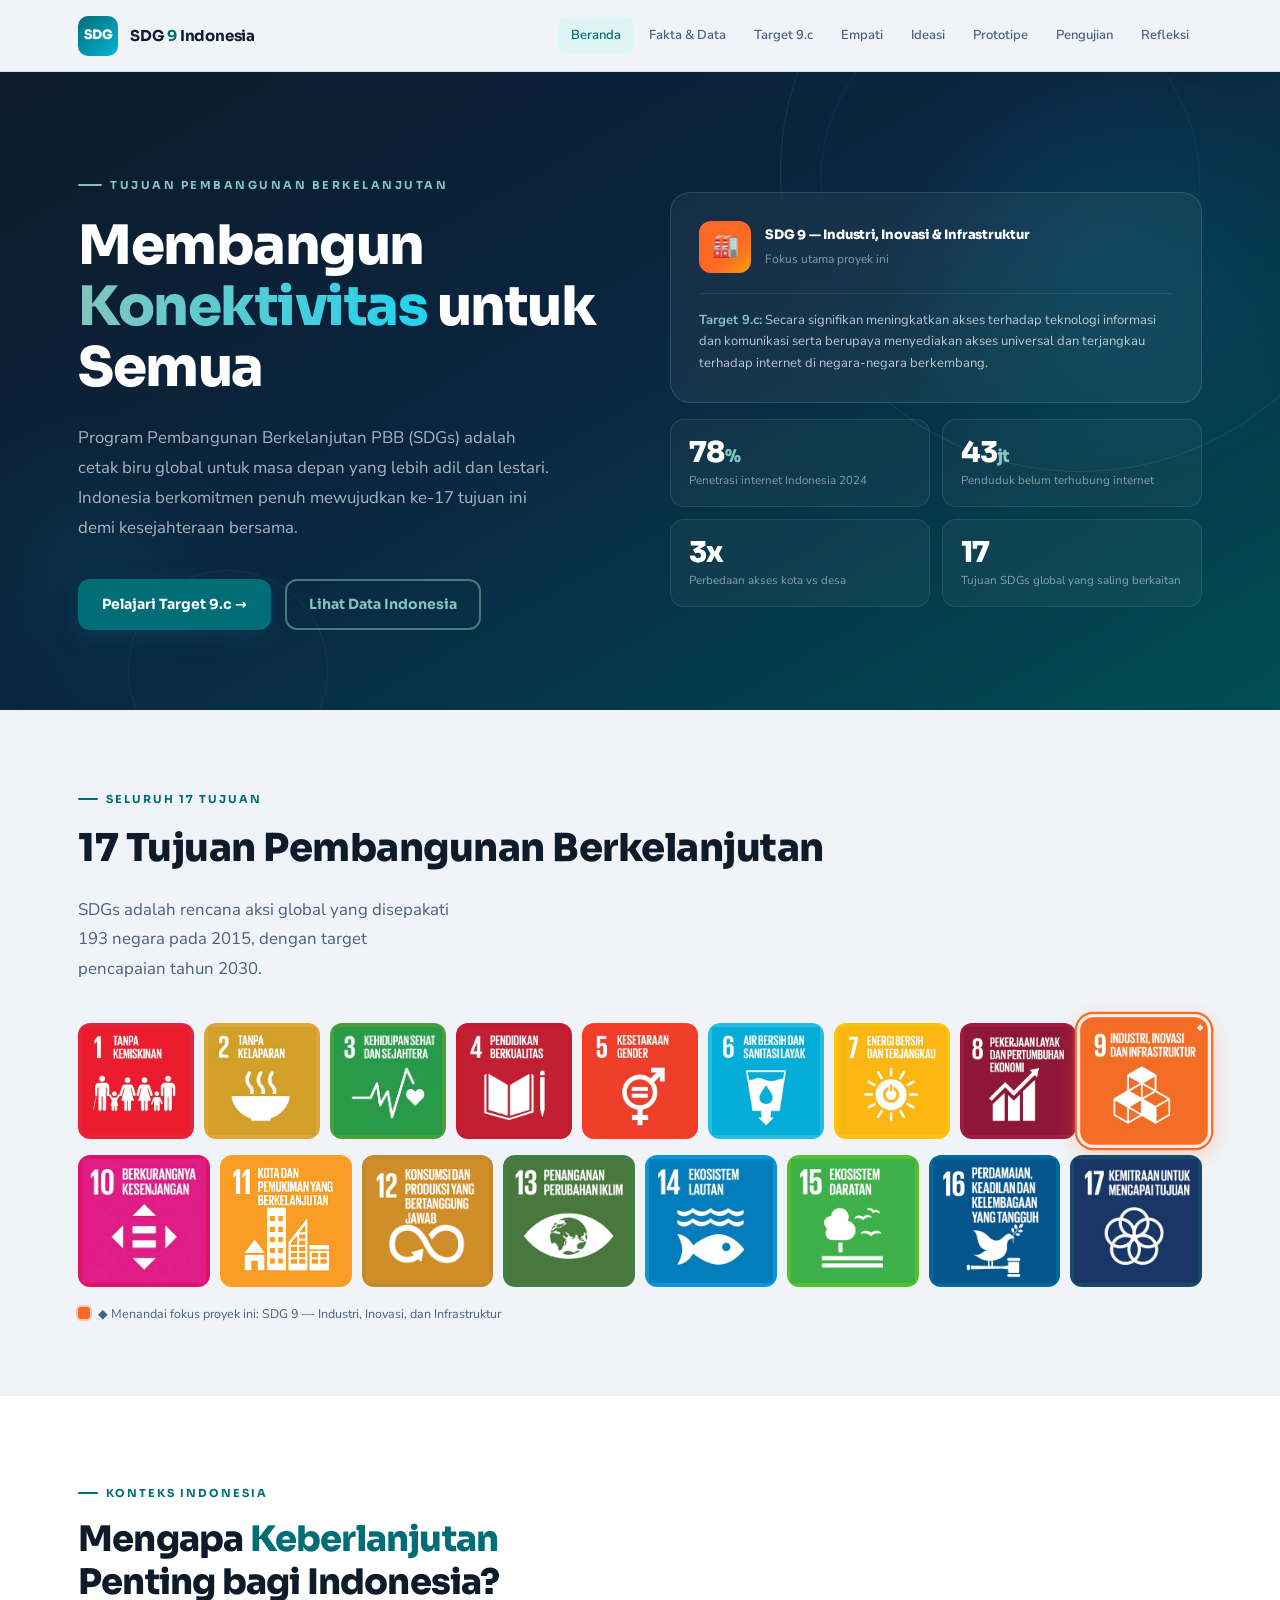
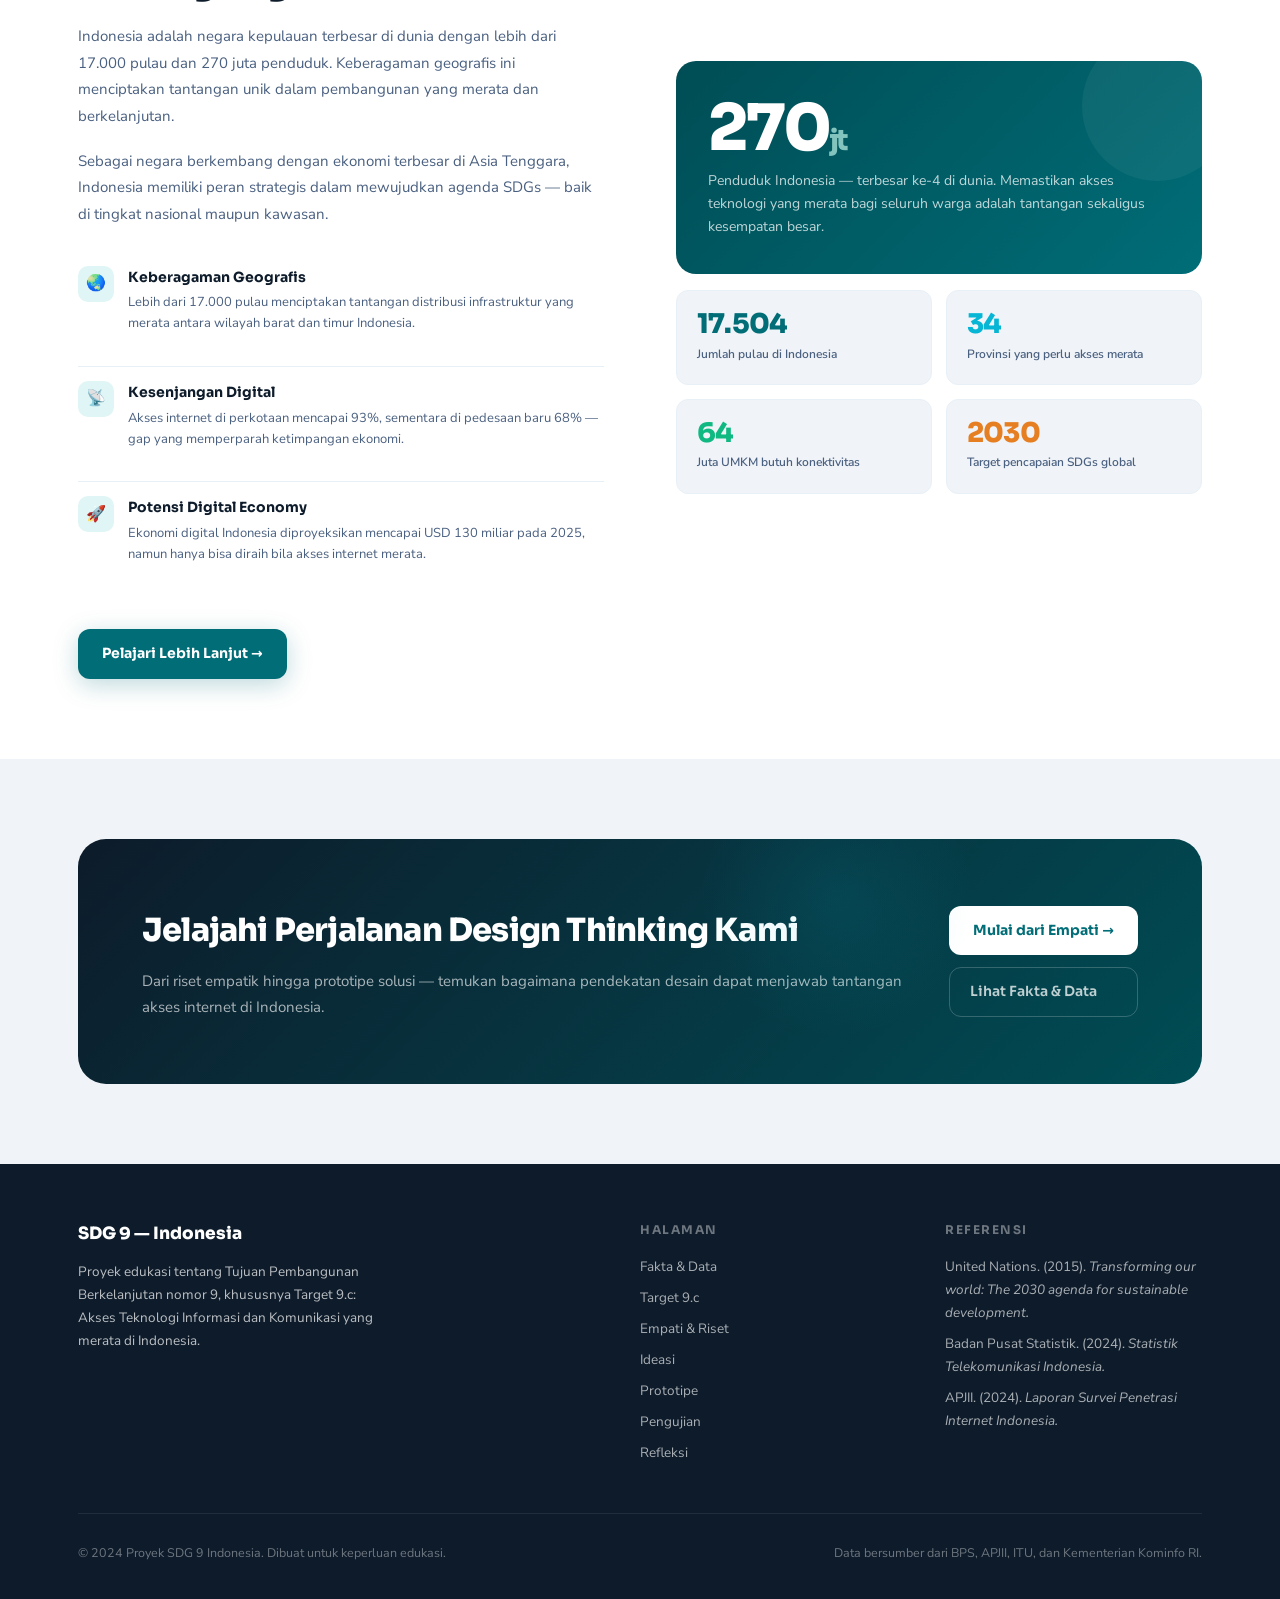
<file: index.html>
<!DOCTYPE html>
<html lang="id">
<head>
  <meta charset="UTF-8" />
  <meta name="viewport" content="width=device-width, initial-scale=1.0" />
  <title>SDG 9 — Industri, Inovasi & Infrastruktur Indonesia</title>
  <meta name="description" content="Tujuan Pembangunan Berkelanjutan SDG 9: Fokus Target 9.c — Akses Teknologi Informasi dan Komunikasi di Indonesia" />
  <link rel="stylesheet" href="sdg.css" />
  <style>
    /* ---- Hero ---- */
    .hero {
      background: linear-gradient(150deg, var(--navy) 0%, #0A2540 45%, var(--primary-dark) 100%);
      padding: 96px 0 80px;
      position: relative;
      overflow: hidden;
    }
    .hero-bg-ring {
      position: absolute; border-radius: 50%;
      border: 1px solid rgba(131,197,190,0.12);
      pointer-events: none;
    }
    .hero-bg-ring-1 { width: 600px; height: 600px; top: -200px; right: -100px; }
    .hero-bg-ring-2 { width: 380px; height: 380px; top: -80px; right: 80px; border-color: rgba(6,182,212,0.1); }
    .hero-bg-ring-3 { width: 200px; height: 200px; bottom: -60px; left: 10%; border-color: rgba(131,197,190,0.08); }
    .hero-glow {
      position: absolute; border-radius: 50%;
      pointer-events: none;
    }
    .hero-glow-1 { width: 500px; height: 400px; top: 0; right: -80px; background: radial-gradient(circle, rgba(6,182,212,0.12) 0%, transparent 70%); }
    .hero-glow-2 { width: 300px; height: 300px; bottom: 0; left: -60px; background: radial-gradient(circle, rgba(0,109,119,0.15) 0%, transparent 70%); }
    .hero-inner {
      position: relative; z-index: 1;
      display: grid;
      grid-template-columns: 1fr 1fr;
      gap: 60px;
      align-items: center;
    }
    .hero-eyebrow {
      display: inline-flex; align-items: center; gap: 8px;
      font-family: var(--font-display);
      font-size: 11px; font-weight: 700;
      letter-spacing: 2.5px; text-transform: uppercase;
      color: var(--primary-light);
      margin-bottom: 22px;
    }
    .hero-eyebrow-line { width: 24px; height: 2px; background: var(--primary-light); border-radius: 2px; }
    .hero h1 {
      font-family: var(--font-display);
      font-size: clamp(2.2rem, 4.5vw, 3.4rem);
      font-weight: 800;
      color: #fff;
      line-height: 1.12;
      letter-spacing: -1.5px;
      margin-bottom: 24px;
    }
    .hero h1 em {
      font-style: normal;
      background: linear-gradient(90deg, var(--primary-light), var(--cyan));
      -webkit-background-clip: text;
      -webkit-text-fill-color: transparent;
      background-clip: text;
    }
    .hero-desc {
      font-size: 1.05rem;
      color: rgba(255,255,255,0.65);
      line-height: 1.78;
      margin-bottom: 36px;
      max-width: 480px;
    }
    .hero-cta { display: flex; gap: 14px; flex-wrap: wrap; }

    /* Hero right — SDG 9 visual card */
    .hero-visual {
      display: flex;
      flex-direction: column;
      gap: 16px;
    }
    .hero-sdg9-card {
      background: rgba(255,255,255,0.05);
      border: 1px solid rgba(131,197,190,0.2);
      border-radius: 20px;
      padding: 28px;
      backdrop-filter: blur(10px);
    }
    .hero-sdg9-header {
      display: flex; align-items: center; gap: 14px;
      margin-bottom: 20px;
    }
    .hero-sdg9-icon {
      width: 52px; height: 52px;
      background: linear-gradient(135deg, #FD6925 60%, #F59E0B 100%);
      border-radius: 12px;
      display: flex; align-items: center; justify-content: center;
      font-size: 22px;
      flex-shrink: 0;
    }
    .hero-sdg9-meta h3 {
      font-family: var(--font-display);
      font-size: 13px; font-weight: 800;
      color: #fff; letter-spacing: -0.2px;
    }
    .hero-sdg9-meta p { font-size: 12px; color: rgba(255,255,255,0.5); margin-top: 2px; }
    .hero-sdg9-target {
      font-size: 13px; color: rgba(255,255,255,0.72);
      line-height: 1.65;
      border-top: 1px solid rgba(255,255,255,0.08);
      padding-top: 16px;
    }
    .hero-sdg9-target strong { color: var(--primary-light); font-weight: 700; }

    .hero-mini-stats {
      display: grid; grid-template-columns: 1fr 1fr;
      gap: 12px;
    }
    .hero-mini-stat {
      background: rgba(255,255,255,0.04);
      border: 1px solid rgba(131,197,190,0.15);
      border-radius: 14px;
      padding: 18px;
    }
    .hero-mini-stat .num {
      font-family: var(--font-display);
      font-size: 1.8rem; font-weight: 800;
      color: #fff; letter-spacing: -1px;
      line-height: 1;
    }
    .hero-mini-stat .num span { font-size: 1.1rem; color: var(--primary-light); }
    .hero-mini-stat .lbl { font-size: 11.5px; color: rgba(255,255,255,0.5); margin-top: 5px; line-height: 1.4; }

    /* ---- SDG Overview Strip ---- */
    .sdg-overview { padding: 72px 0; background: var(--bg); }
    .sdg-overview-top {
      display: flex; align-items: flex-end; justify-content: space-between;
      margin-bottom: 40px; gap: 24px; flex-wrap: wrap;
    }
    .sdg-grid {
      display: grid;
      grid-template-columns: repeat(9, 1fr);
      gap: 10px;
      margin-bottom: 16px;
    }
    .sdg-grid-row2 { grid-template-columns: repeat(8, 1fr); }
    .sdg-cell {
      aspect-ratio: 1;
      border-radius: 12px;
      display: flex; flex-direction: column;
      align-items: center; justify-content: center;
      cursor: pointer;
      transition: transform 0.2s, box-shadow 0.2s;
      padding: 5px 4px;
      position: relative; overflow: hidden;
    }
    .sdg-cell:hover { transform: scale(1.08); z-index: 2; }
    .sdg-cell .n { font-family: var(--font-display); font-size: 1.2rem; font-weight: 800; color: rgba(255,255,255,0.92); line-height: 1; }
    .sdg-cell .lbl { font-size: 6px; font-weight: 600; color: rgba(255,255,255,0.8); text-align: center; line-height: 1.2; margin-top: 3px; letter-spacing: 0.1px; }
    .sdg-cell.sdg-focus {
      box-shadow: 0 0 0 3px rgba(255,255,255,0.9), 0 0 0 5px #FD6925, 0 6px 24px rgba(253,105,37,0.4);
      transform: scale(1.1); z-index: 3;
    }
    .sdg-cell.sdg-focus::after { content: '◆'; position: absolute; top: 3px; right: 4px; font-size: 8px; color: rgba(255,255,255,0.9); }
    .sdg1{background:#E5243B;}.sdg2{background:#DDA63A;}.sdg3{background:#4C9F38;}
    .sdg4{background:#C5192D;}.sdg5{background:#FF3A21;}.sdg6{background:#26BDE2;}
    .sdg7{background:#FCC30B;}.sdg8{background:#A21942;}.sdg9{background:#FD6925;}
    .sdg10{background:#DD1367;}.sdg11{background:#FD9D24;}.sdg12{background:#BF8B2E;}
    .sdg13{background:#3F7E44;}.sdg14{background:#0A97D9;}.sdg15{background:#56C02B;}
    .sdg16{background:#00689D;}.sdg17{background:#19486A;}
    .sdg-note {
      display: flex; align-items: center; gap: 8px;
      font-size: 12.5px; color: var(--text-muted);
      margin-top: 14px;
    }
    .sdg-note-box { width: 12px; height: 12px; border-radius: 3px; background: #FD6925; box-shadow: 0 0 0 2px rgba(253,105,37,0.3); flex-shrink: 0; }

    /* ---- Context Section ---- */
    .context-section { padding: 80px 0; background: var(--bg-card); }
    .context-inner {
      display: grid; grid-template-columns: 1fr 1fr;
      gap: 72px; align-items: center;
    }
    .context-text h2 { font-family: var(--font-display); font-size: clamp(1.6rem, 2.8vw, 2.2rem); font-weight: 800; letter-spacing: -0.8px; margin-bottom: 20px; line-height: 1.2; }
    .context-text h2 em { font-style: normal; color: var(--primary); }
    .context-text p { font-size: 15px; color: var(--text-muted); line-height: 1.78; margin-bottom: 18px; }
    .context-list { margin: 24px 0; }
    .context-list-item {
      display: flex; gap: 14px; align-items: flex-start;
      padding: 14px 0;
      border-bottom: 1px solid var(--border-light);
    }
    .context-list-item:last-child { border: none; }
    .context-list-icon {
      width: 36px; height: 36px; border-radius: 10px;
      background: var(--primary-soft);
      display: flex; align-items: center; justify-content: center;
      font-size: 16px; flex-shrink: 0;
    }
    .context-list-body h5 { font-family: var(--font-display); font-size: 14px; font-weight: 700; margin-bottom: 3px; }
    .context-list-body p { font-size: 13px; color: var(--text-muted); line-height: 1.6; }
    .context-visual {
      display: flex; flex-direction: column; gap: 16px;
    }
    .context-big-card {
      background: linear-gradient(135deg, var(--primary-dark) 0%, var(--primary) 100%);
      border-radius: var(--radius);
      padding: 36px 32px;
      color: #fff;
      position: relative; overflow: hidden;
    }
    .context-big-card::before {
      content: '';
      position: absolute; top: -30px; right: -30px;
      width: 150px; height: 150px;
      background: rgba(255,255,255,0.05);
      border-radius: 50%;
    }
    .context-big-card .big-num {
      font-family: var(--font-display);
      font-size: 4rem; font-weight: 800; letter-spacing: -3px; line-height: 1;
      margin-bottom: 8px;
    }
    .context-big-card .big-num span { font-size: 1.8rem; color: var(--primary-light); }
    .context-big-card p { font-size: 14px; opacity: 0.75; line-height: 1.65; }
    .context-small-grid { display: grid; grid-template-columns: 1fr 1fr; gap: 14px; }
    .context-small-card {
      background: var(--bg);
      border: 1px solid var(--border-light);
      border-radius: var(--radius-sm);
      padding: 20px;
    }
    .context-small-card .num {
      font-family: var(--font-display);
      font-size: 1.7rem; font-weight: 800; letter-spacing: -0.8px; color: var(--primary); line-height: 1; margin-bottom: 5px;
    }
    .context-small-card .lbl { font-size: 12px; font-weight: 600; color: var(--text-muted); }

    /* ---- CTA Section ---- */
    .cta-section { padding: 80px 0; }
    .cta-inner {
      background: linear-gradient(135deg, var(--navy) 0%, var(--primary-dark) 100%);
      border-radius: 28px;
      padding: 64px;
      display: grid; grid-template-columns: 1fr auto;
      gap: 40px; align-items: center;
      position: relative; overflow: hidden;
    }
    .cta-inner::before {
      content: '';
      position: absolute; top: -80px; right: 20%;
      width: 280px; height: 280px;
      background: radial-gradient(circle, rgba(6,182,212,0.1) 0%, transparent 70%);
    }
    .cta-inner h2 {
      font-family: var(--font-display);
      font-size: clamp(1.6rem, 2.5vw, 2.2rem);
      font-weight: 800; color: #fff; letter-spacing: -0.8px;
      margin-bottom: 12px;
    }
    .cta-inner p { font-size: 15px; color: rgba(255,255,255,0.65); line-height: 1.7; }
    .cta-buttons { display: flex; flex-direction: column; gap: 12px; flex-shrink: 0; }
    .btn-white {
      display: inline-flex; align-items: center; gap: 8px;
      background: #fff; color: var(--primary);
      font-family: var(--font-display); font-weight: 700; font-size: 14px;
      padding: 13px 24px; border-radius: var(--radius-sm);
      white-space: nowrap;
      transition: transform 0.15s, box-shadow 0.15s;
    }
    .btn-white:hover { transform: translateY(-2px); box-shadow: 0 6px 20px rgba(0,0,0,0.25); }
    .btn-ghost-white {
      display: inline-flex; align-items: center; gap: 8px;
      color: rgba(255,255,255,0.75);
      font-family: var(--font-display); font-weight: 600; font-size: 14px;
      padding: 12px 20px; border-radius: var(--radius-sm);
      border: 1px solid rgba(255,255,255,0.2);
      white-space: nowrap;
      transition: background 0.15s, color 0.15s;
    }
    .btn-ghost-white:hover { background: rgba(255,255,255,0.08); color: #fff; }

    @media (max-width: 900px) {
      .hero-inner { grid-template-columns: 1fr; }
      .hero-visual { display: none; }
      .context-inner { grid-template-columns: 1fr; gap: 40px; }
      .sdg-grid { grid-template-columns: repeat(5, 1fr); }
      .cta-inner { grid-template-columns: 1fr; }
      .cta-buttons { flex-direction: row; flex-wrap: wrap; }
    }
    @media (max-width: 640px) {
      .sdg-grid { grid-template-columns: repeat(4, 1fr); gap: 8px; }
      .hero-mini-stats { grid-template-columns: 1fr 1fr; }
      .cta-inner { padding: 36px 28px; }
    }
  </style>
</head>
<body>

<!-- Navigation -->
<nav class="navbar">
  <div class="navbar-inner">
    <a href="index.html" class="navbar-brand">
      <div class="navbar-logo">SDG</div>
      <span class="navbar-site-name">SDG <span>9</span> Indonesia</span>
    </a>
    <nav class="navbar-nav">
      <a href="index.html" class="active">Beranda</a>
      <a href="facts.html">Fakta & Data</a>
      <a href="target.html">Target 9.c</a>
      <a href="empathy.html">Empati</a>
      <a href="ideation.html">Ideasi</a>
      <a href="prototype.html">Prototipe</a>
      <a href="testing.html">Pengujian</a>
      <a href="reflection.html">Refleksi</a>
    </nav>
    <button class="nav-toggle" id="navToggle" aria-label="Menu">
      <span></span><span></span><span></span>
    </button>
  </div>
</nav>
<div class="mobile-menu" id="mobileMenu">
  <a href="index.html" class="active">Beranda</a>
  <a href="facts.html">Fakta & Data</a>
  <a href="target.html">Target 9.c</a>
  <a href="empathy.html">Empati & Riset</a>
  <a href="ideation.html">Ideasi</a>
  <a href="prototype.html">Prototipe</a>
  <a href="testing.html">Pengujian</a>
  <a href="reflection.html">Refleksi</a>
</div>

<!-- Hero -->
<section class="hero">
  <div class="hero-bg-ring hero-bg-ring-1"></div>
  <div class="hero-bg-ring hero-bg-ring-2"></div>
  <div class="hero-bg-ring hero-bg-ring-3"></div>
  <div class="hero-glow hero-glow-1"></div>
  <div class="hero-glow hero-glow-2"></div>
  <div class="container">
    <div class="hero-inner">
      <div class="hero-left">
        <div class="hero-eyebrow"><span class="hero-eyebrow-line"></span> Tujuan Pembangunan Berkelanjutan</div>
        <h1>Membangun <em>Konektivitas</em> untuk Semua</h1>
        <p class="hero-desc">
          Program Pembangunan Berkelanjutan PBB (SDGs) adalah cetak biru global untuk masa depan yang lebih adil dan lestari. Indonesia berkomitmen penuh mewujudkan ke-17 tujuan ini demi kesejahteraan bersama.
        </p>
        <div class="hero-cta">
          <a href="target.html" class="btn-primary">Pelajari Target 9.c →</a>
          <a href="facts.html" class="btn-outline" style="border-color:rgba(131,197,190,0.5);color:var(--primary-light);">Lihat Data Indonesia</a>
        </div>
      </div>
      <div class="hero-visual">
        <div class="hero-sdg9-card">
          <div class="hero-sdg9-header">
            <div class="hero-sdg9-icon">🏭</div>
            <div class="hero-sdg9-meta">
              <h3>SDG 9 — Industri, Inovasi & Infrastruktur</h3>
              <p>Fokus utama proyek ini</p>
            </div>
          </div>
          <p class="hero-sdg9-target">
            <strong>Target 9.c:</strong> Secara signifikan meningkatkan akses terhadap teknologi informasi dan komunikasi serta berupaya menyediakan akses universal dan terjangkau terhadap internet di negara-negara berkembang.
          </p>
        </div>
        <div class="hero-mini-stats">
          <div class="hero-mini-stat">
            <div class="num">78<span>%</span></div>
            <div class="lbl">Penetrasi internet Indonesia 2024</div>
          </div>
          <div class="hero-mini-stat">
            <div class="num">43<span>jt</span></div>
            <div class="lbl">Penduduk belum terhubung internet</div>
          </div>
          <div class="hero-mini-stat">
            <div class="num">3x</div>
            <div class="lbl">Perbedaan akses kota vs desa</div>
          </div>
          <div class="hero-mini-stat">
            <div class="num">17</div>
            <div class="lbl">Tujuan SDGs global yang saling berkaitan</div>
          </div>
        </div>
      </div>
    </div>
  </div>
</section>

<!-- All 17 SDGs -->
<section class="sdg-overview">
  <div class="container">
    <div class="sdg-overview-top fade-up">
      <div>
        <div class="section-label">Seluruh 17 Tujuan</div>
        <h2 class="section-title" style="margin-bottom:0;">17 Tujuan Pembangunan Berkelanjutan</h2>
      </div>
      <p class="section-desc" style="max-width:380px;">SDGs adalah rencana aksi global yang disepakati 193 negara pada 2015, dengan target pencapaian tahun 2030.</p>
    </div>
    <div class="sdg-grid fade-up fade-up-d1">
      <div class="sdg-cell sdg1" title="Tanpa Kemiskinan"><img src="Logo//logo-sdgs-01.jpg"></div>
      <div class="sdg-cell sdg2" title="Tanpa Kelaparan"><img src="Logo//logo-sdgs-02.jpg"></div>
      <div class="sdg-cell sdg3" title="Kehidupan Sehat"><img src="Logo//logo-sdgs-03.jpg"></div>
      <div class="sdg-cell sdg4" title="Pendidikan Berkualitas"><img src="Logo//logo-sdgs-04.jpg"></div>
      <div class="sdg-cell sdg5" title="Kesetaraan Gender"><img src="Logo//logo-sdgs-05.jpg"></div>
      <div class="sdg-cell sdg6" title="Air Bersih & Sanitasi"><img src="Logo//logo-sdgs-06.jpg"></div>
      <div class="sdg-cell sdg7" title="Energi Bersih"><img src="Logo//logo-sdgs-07.jpg"></div>
      <div class="sdg-cell sdg8" title="Pekerjaan Layak"><img src="Logo//logo-sdgs-08.jpg"></div>
      <div class="sdg-cell sdg9 sdg-focus" title="Industri, Inovasi & Infrastruktur — FOKUS KITA"><img src="Logo//logo-sdgs-09.jpg"></div>
    </div>
    <div class="sdg-grid fade-up fade-up-d2" style="grid-template-columns:repeat(8,1fr);">
      <div class="sdg-cell sdg10" title="Berkurangnya Kesenjangan"><img src="Logo//logo-sdgs-10.jpg"></div>
      <div class="sdg-cell sdg11" title="Kota Berkelanjutan"><img src="Logo//logo-sdgs-11.jpg"></div>
      <div class="sdg-cell sdg12" title="Konsumsi Bertanggung Jawab"><img src="Logo//logo-sdgs-12.jpg"></div> 
      <div class="sdg-cell sdg13" title="Penanganan Iklim"><img src="Logo//logo-sdgs-13.jpg"></div>
      <div class="sdg-cell sdg14" title="Ekosistem Lautan"><img src="Logo//logo-sdgs-14.jpg"></div>
      <div class="sdg-cell sdg15" title="Ekosistem Daratan"><img src="Logo//logo-sdgs-15.jpg"></div>
      <div class="sdg-cell sdg16" title="Perdamaian & Keadilan"><img src="Logo//logo-sdgs-16.jpg"></div>
      <div class="sdg-cell sdg17" title="Kemitraan Global"><img src="Logo//logo-sdgs-17.jpg"></div>
    </div>
    <p class="sdg-note fade-up fade-up-d3"><span class="sdg-note-box"></span> ◆ Menandai fokus proyek ini: SDG 9 — Industri, Inovasi, dan Infrastruktur</p>
  </div>
</section>

<!-- Context Indonesia -->
<section class="context-section">
  <div class="container">
    <div class="context-inner">
      <div class="context-text fade-up">
        <div class="section-label">Konteks Indonesia</div>
        <h2>Mengapa <em>Keberlanjutan</em> Penting bagi Indonesia?</h2>
        <p>Indonesia adalah negara kepulauan terbesar di dunia dengan lebih dari 17.000 pulau dan 270 juta penduduk. Keberagaman geografis ini menciptakan tantangan unik dalam pembangunan yang merata dan berkelanjutan.</p>
        <p>Sebagai negara berkembang dengan ekonomi terbesar di Asia Tenggara, Indonesia memiliki peran strategis dalam mewujudkan agenda SDGs — baik di tingkat nasional maupun kawasan.</p>
        <div class="context-list">
          <div class="context-list-item">
            <div class="context-list-icon">🌏</div>
            <div class="context-list-body">
              <h5>Keberagaman Geografis</h5>
              <p>Lebih dari 17.000 pulau menciptakan tantangan distribusi infrastruktur yang merata antara wilayah barat dan timur Indonesia.</p>
            </div>
          </div>
          <div class="context-list-item">
            <div class="context-list-icon">📡</div>
            <div class="context-list-body">
              <h5>Kesenjangan Digital</h5>
              <p>Akses internet di perkotaan mencapai 93%, sementara di pedesaan baru 68% — gap yang memperparah ketimpangan ekonomi.</p>
            </div>
          </div>
          <div class="context-list-item">
            <div class="context-list-icon">🚀</div>
            <div class="context-list-body">
              <h5>Potensi Digital Economy</h5>
              <p>Ekonomi digital Indonesia diproyeksikan mencapai USD 130 miliar pada 2025, namun hanya bisa diraih bila akses internet merata.</p>
            </div>
          </div>
        </div>
        <a href="target.html" class="btn-primary" style="margin-top:8px;">Pelajari Lebih Lanjut →</a>
      </div>
      <div class="context-visual fade-up fade-up-d2">
        <div class="context-big-card">
          <div class="big-num">270<span>jt</span></div>
          <p>Penduduk Indonesia — terbesar ke-4 di dunia. Memastikan akses teknologi yang merata bagi seluruh warga adalah tantangan sekaligus kesempatan besar.</p>
        </div>
        <div class="context-small-grid">
          <div class="context-small-card">
            <div class="num">17.504</div>
            <div class="lbl">Jumlah pulau di Indonesia</div>
          </div>
          <div class="context-small-card">
            <div class="num" style="color:var(--teal);">34</div>
            <div class="lbl">Provinsi yang perlu akses merata</div>
          </div>
          <div class="context-small-card">
            <div class="num" style="color:var(--green);">64</div>
            <div class="lbl">Juta UMKM butuh konektivitas</div>
          </div>
          <div class="context-small-card">
            <div class="num" style="color:#E67E22;">2030</div>
            <div class="lbl">Target pencapaian SDGs global</div>
          </div>
        </div>
      </div>
    </div>
  </div>
</section>

<!-- CTA -->
<section class="cta-section">
  <div class="container">
    <div class="cta-inner fade-up">
      <div>
        <h2>Jelajahi Perjalanan Design Thinking Kami</h2>
        <p>Dari riset empatik hingga prototipe solusi — temukan bagaimana pendekatan desain dapat menjawab tantangan akses internet di Indonesia.</p>
      </div>
      <div class="cta-buttons">
        <a href="empathy.html" class="btn-white">Mulai dari Empati →</a>
        <a href="facts.html" class="btn-ghost-white">Lihat Fakta & Data</a>
      </div>
    </div>
  </div>
</section>

<!-- Footer -->
<footer class="footer">
  <div class="container">
    <div class="footer-grid">
      <div class="footer-brand">
        <h3>SDG 9 — Indonesia</h3>
        <p>Proyek edukasi tentang Tujuan Pembangunan Berkelanjutan nomor 9, khususnya Target 9.c: Akses Teknologi Informasi dan Komunikasi yang merata di Indonesia.</p>
      </div>
      <div class="footer-col">
        <h4>Halaman</h4>
        <a href="facts.html">Fakta & Data</a>
        <a href="target.html">Target 9.c</a>
        <a href="empathy.html">Empati & Riset</a>
        <a href="ideation.html">Ideasi</a>
        <a href="prototype.html">Prototipe</a>
        <a href="testing.html">Pengujian</a>
        <a href="reflection.html">Refleksi</a>
      </div>
      <div class="footer-col">
        <h4>Referensi</h4>
        <p>United Nations. (2015). <em>Transforming our world: The 2030 agenda for sustainable development.</em></p>
        <p>Badan Pusat Statistik. (2024). <em>Statistik Telekomunikasi Indonesia.</em></p>
        <p>APJII. (2024). <em>Laporan Survei Penetrasi Internet Indonesia.</em></p>
      </div>
    </div>
    <div class="footer-bottom">
      <span>© 2024 Proyek SDG 9 Indonesia. Dibuat untuk keperluan edukasi.</span>
      <span>Data bersumber dari BPS, APJII, ITU, dan Kementerian Kominfo RI.</span>
    </div>
  </div>
</footer>

<script>
  // Nav toggle
  const toggle = document.getElementById('navToggle');
  const menu = document.getElementById('mobileMenu');
  toggle.addEventListener('click', () => menu.classList.toggle('open'));

  // Scroll fade-in
  const observer = new IntersectionObserver((entries) => {
    entries.forEach(e => { if (e.isIntersecting) e.target.classList.add('visible'); });
  }, { threshold: 0.12 });
  document.querySelectorAll('.fade-up').forEach(el => observer.observe(el));
</script>
</body>
</html>
</file>
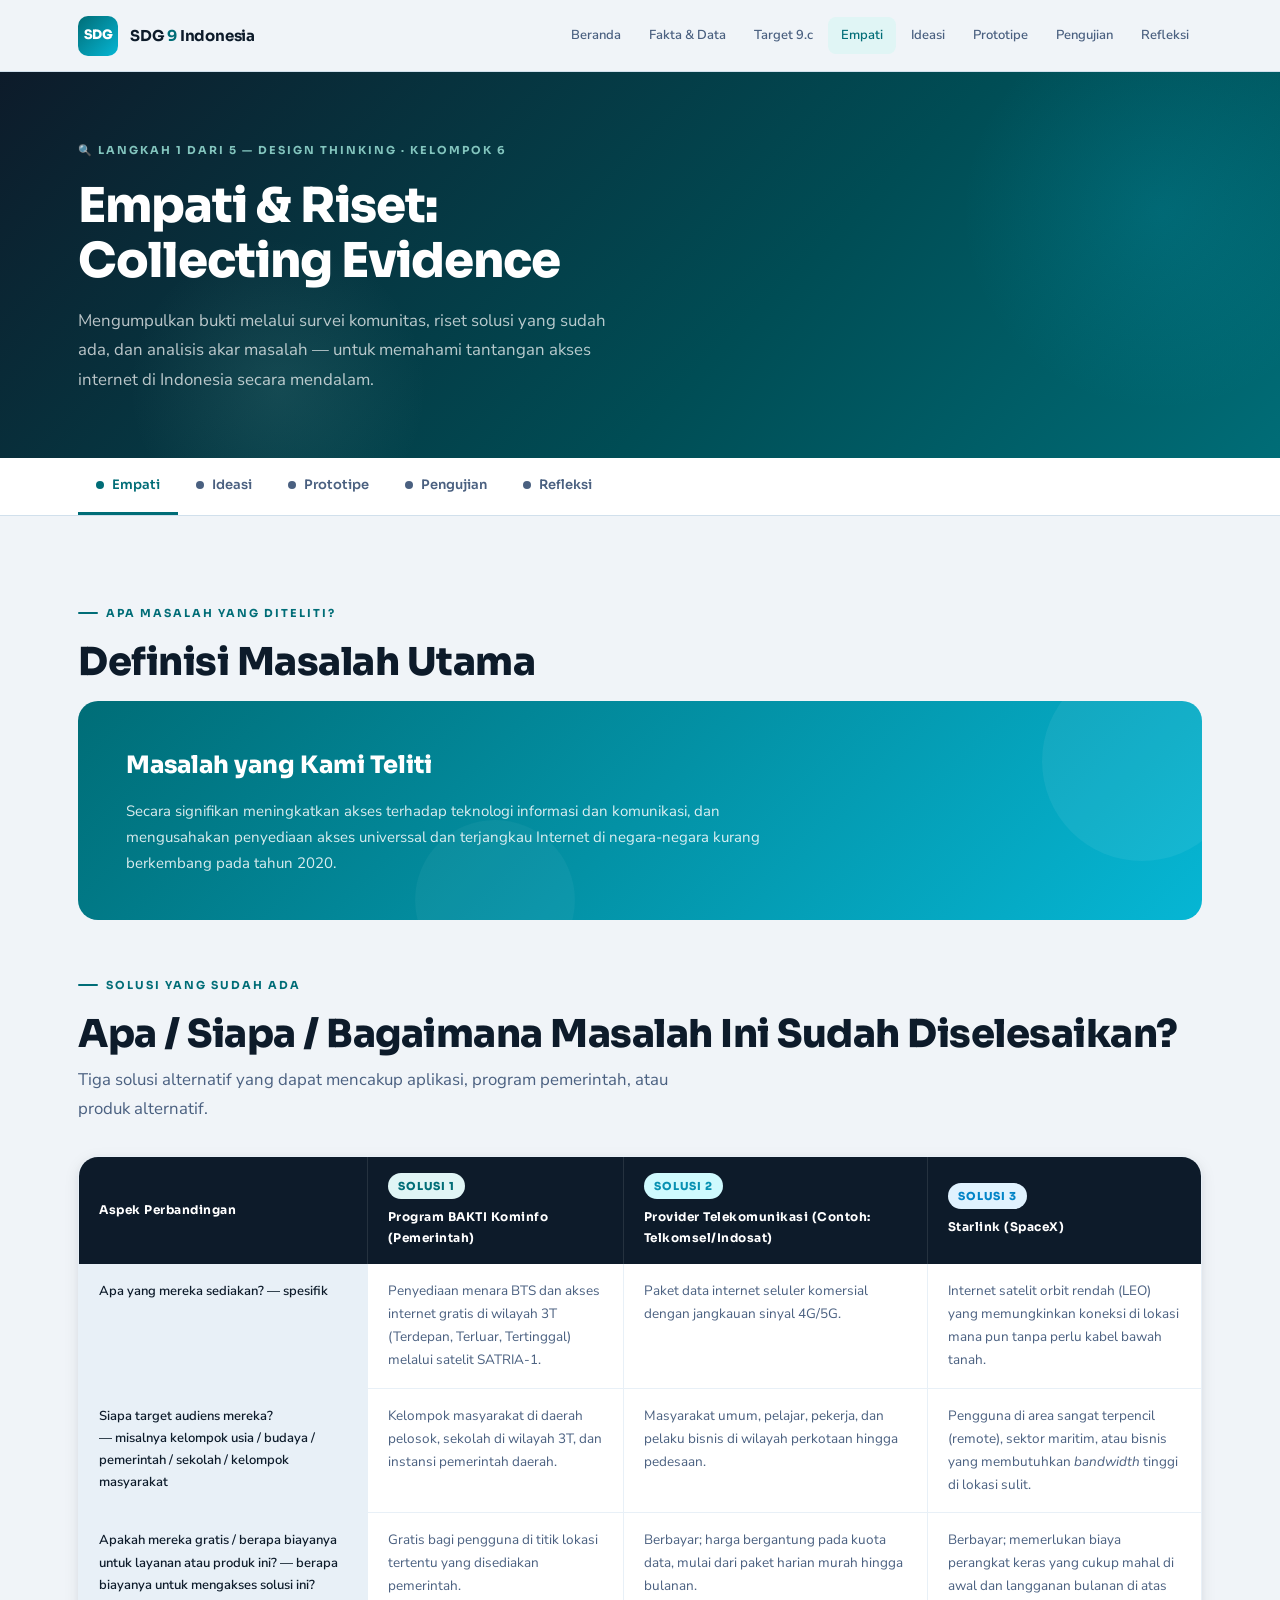
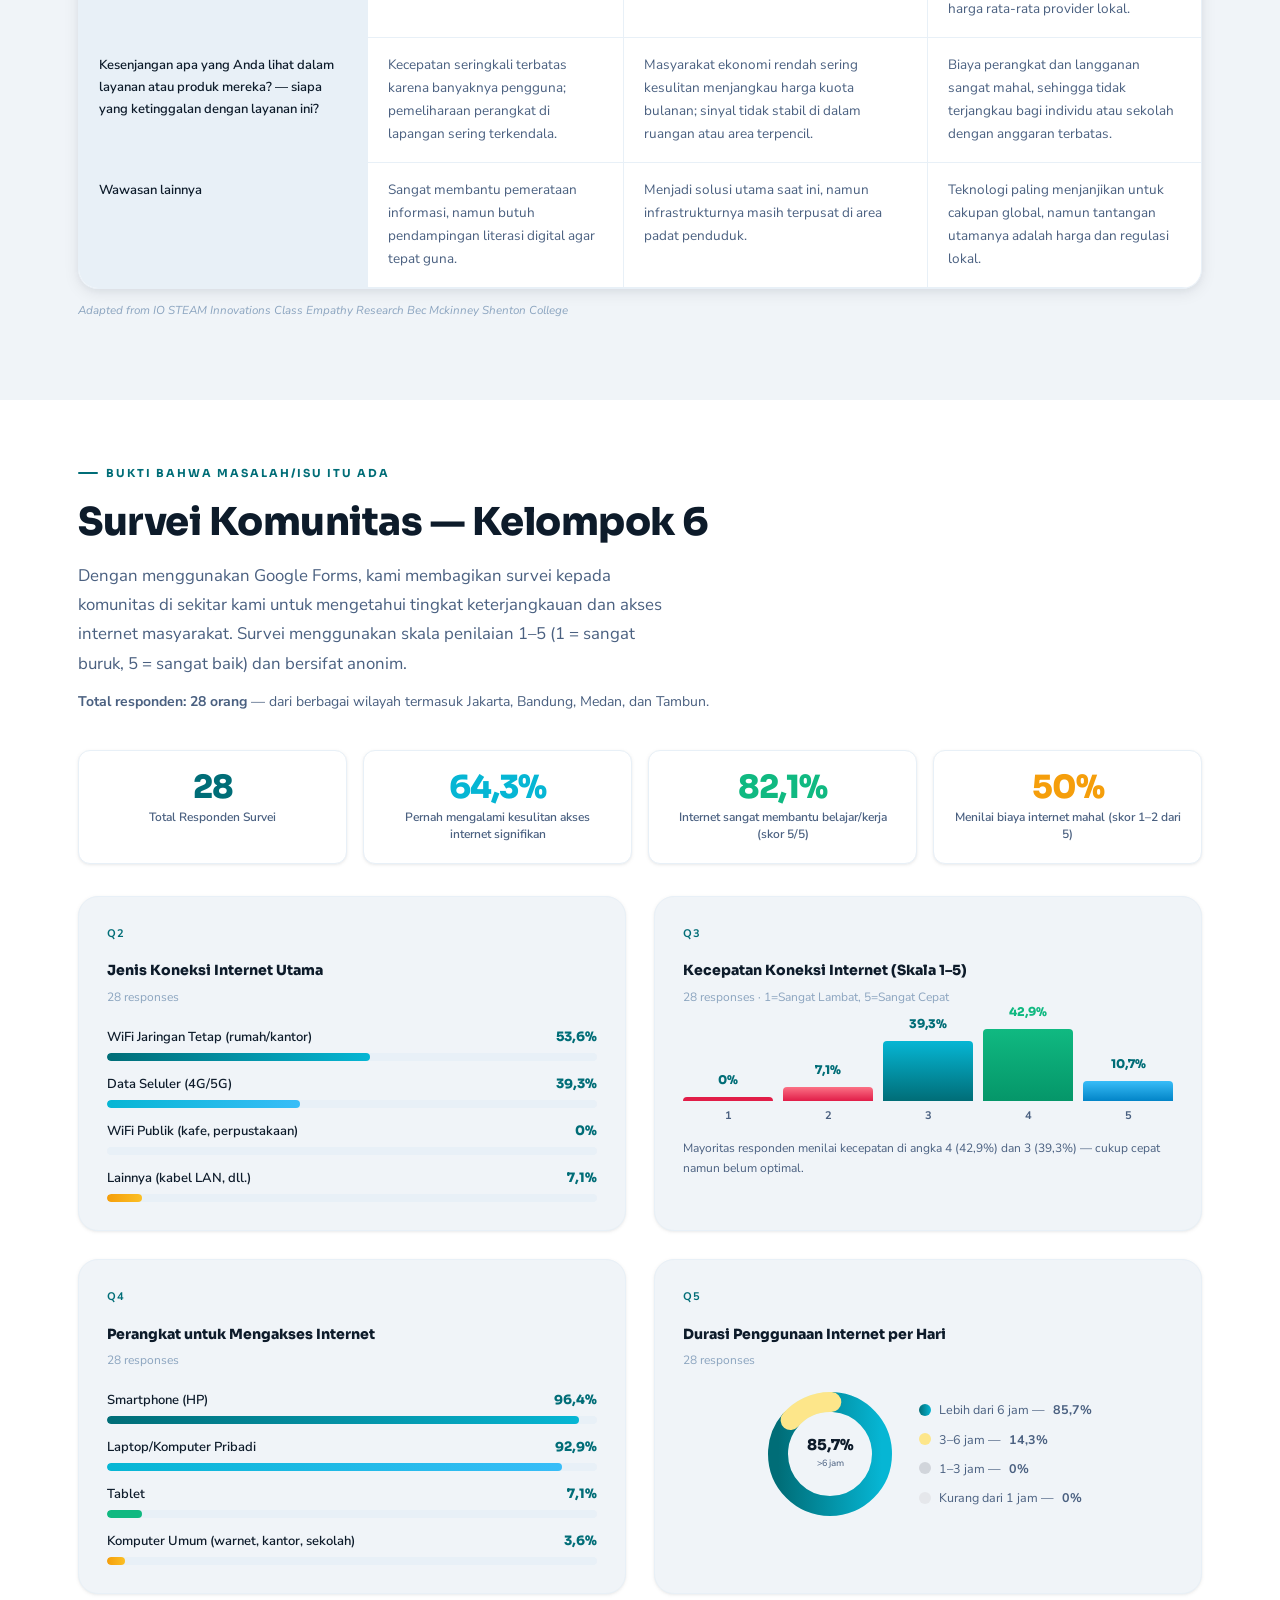
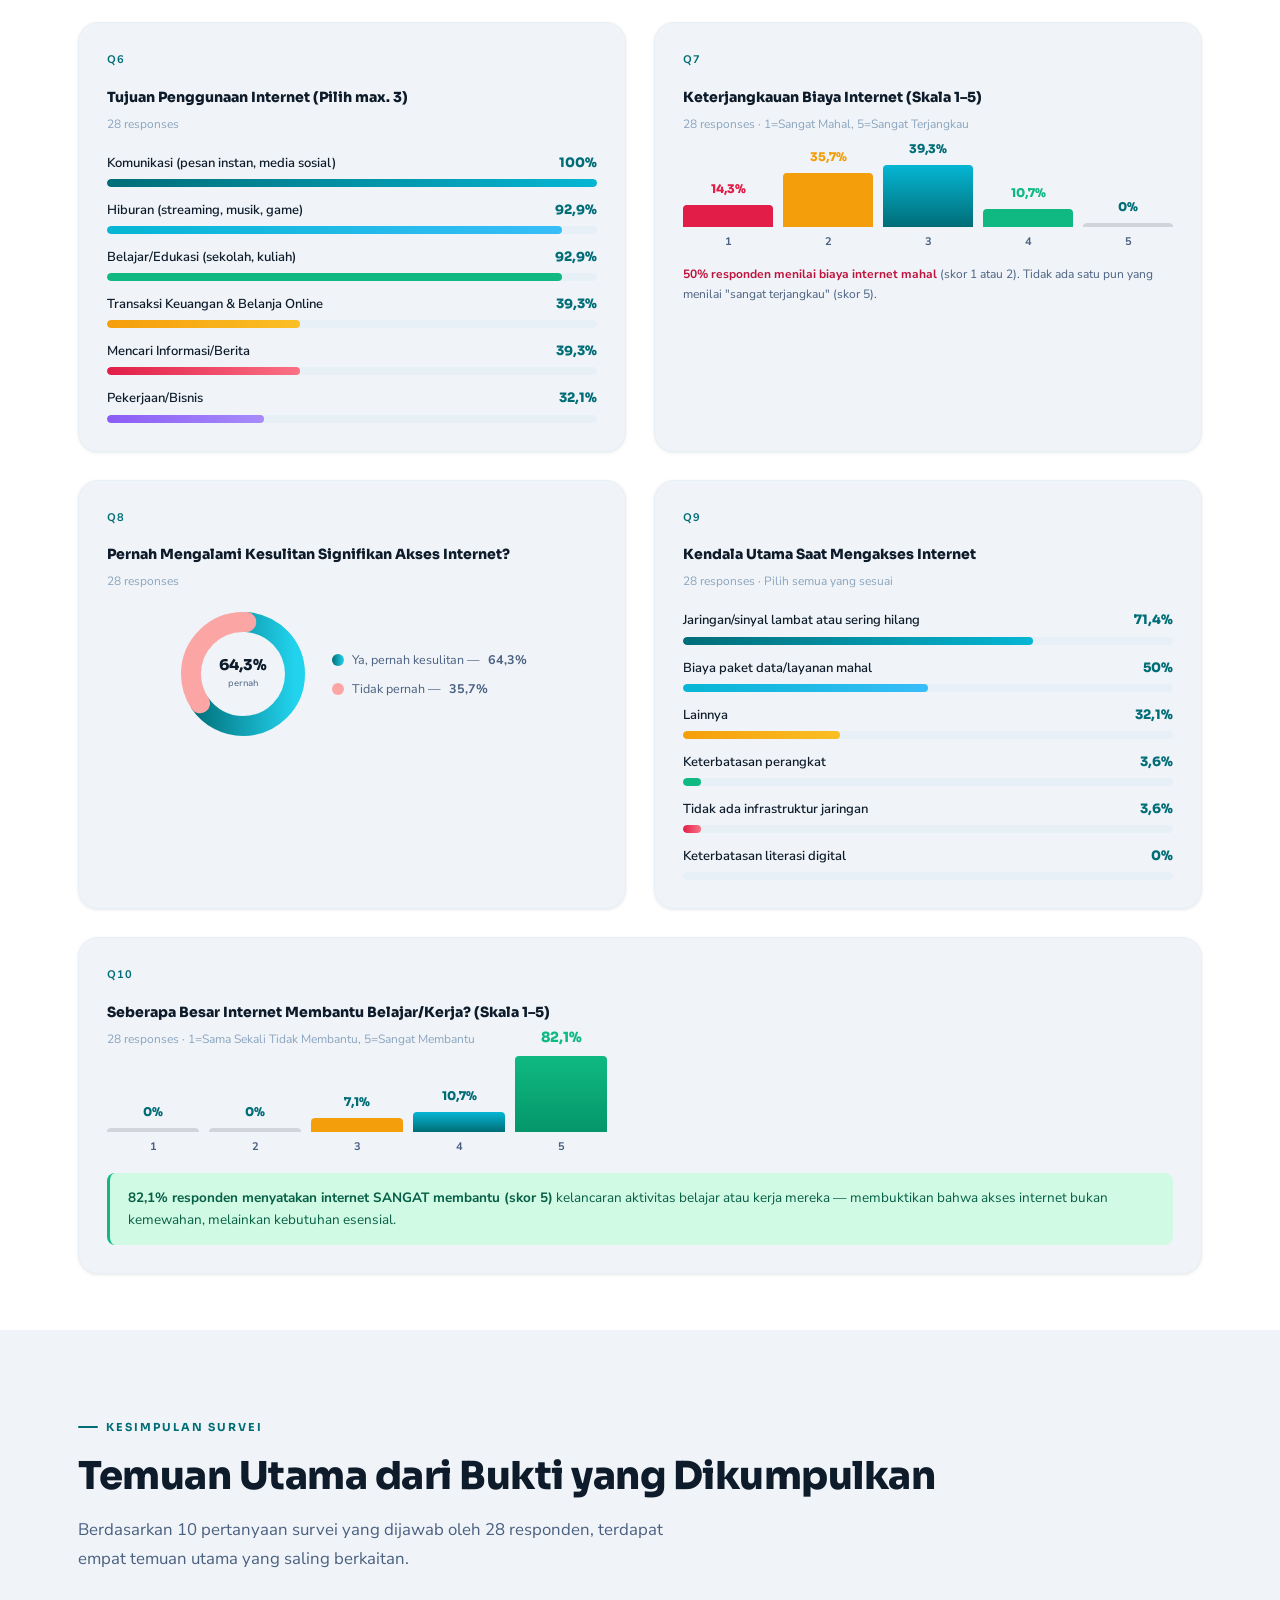
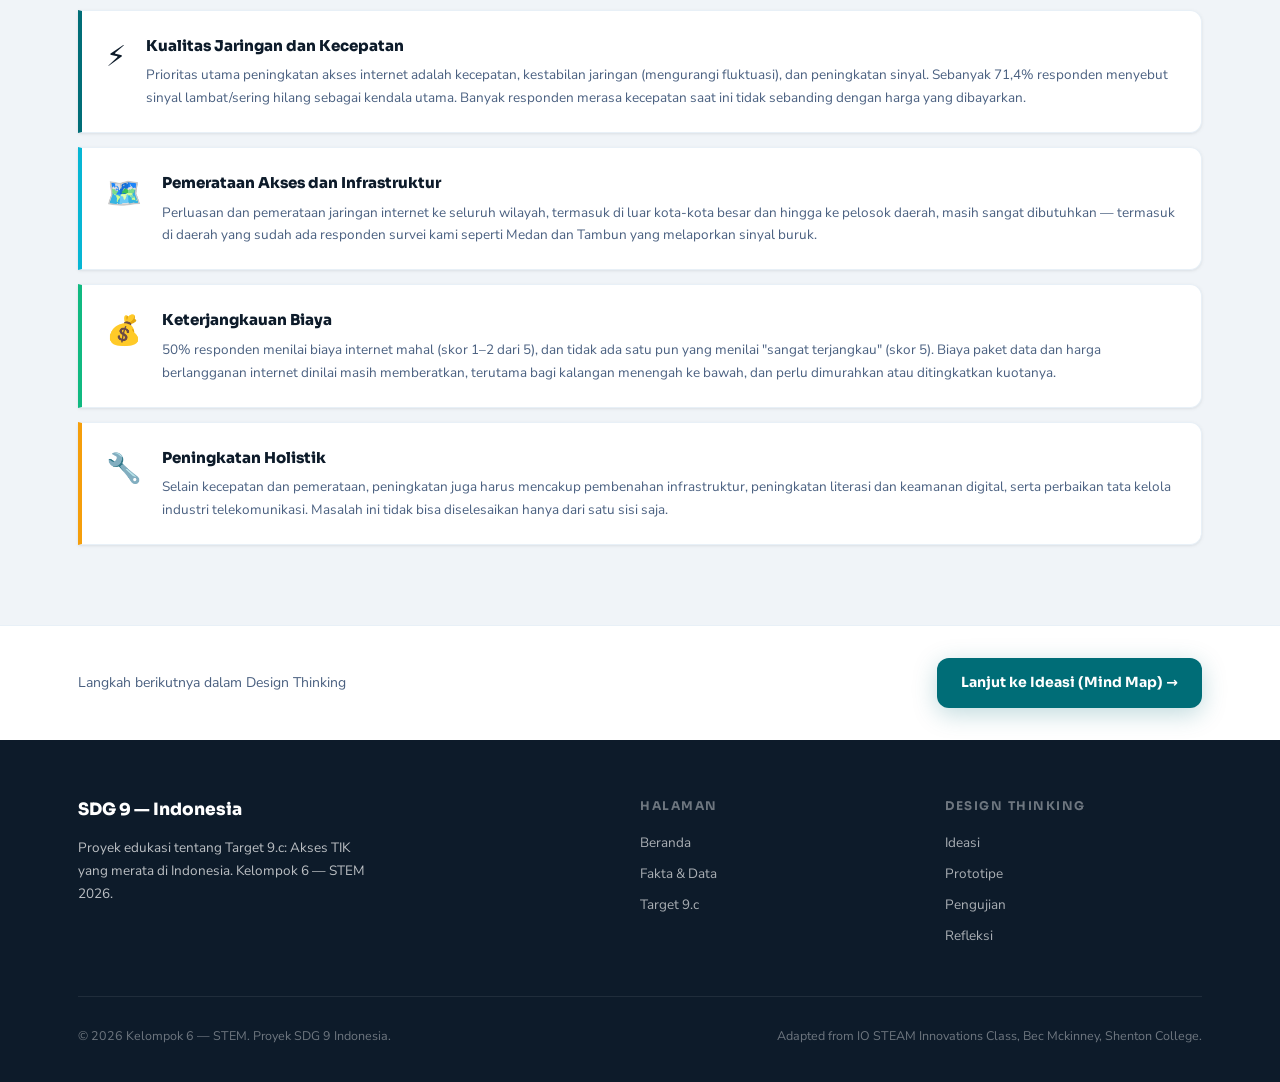
<file: empathy.html>
<!DOCTYPE html>
<html lang="id">
<head>
  <meta charset="UTF-8" />
  <meta name="viewport" content="width=device-width, initial-scale=1.0" />
  <title>Empati & Riset — SDG 9 Indonesia</title>
  <link rel="stylesheet" href="sdg.css" />
  <style>
    /* ---- Problem Table ---- */
    .problem-table-wrap {
      overflow-x: auto;
      border-radius: var(--radius);
      box-shadow: var(--shadow);
      border: 1px solid var(--border-light);
    }
    .problem-table {
      width: 100%; border-collapse: collapse;
      background: var(--bg-card);
      font-size: 13.5px;
    }
    .problem-table thead tr { background: var(--navy); }
    .problem-table thead th {
      padding: 16px 20px;
      text-align: left;
      color: #fff;
      font-family: var(--font-display);
      font-size: 12px; font-weight: 700;
      letter-spacing: 0.5px;
      border-right: 1px solid rgba(255,255,255,0.1);
    }
    .problem-table thead th:last-child { border-right: none; }
    .problem-table tbody tr { border-bottom: 1px solid var(--border-light); transition: background 0.15s; }
    .problem-table tbody tr:hover { background: var(--bg-subtle); }
    .problem-table td {
      padding: 16px 20px;
      color: var(--text-muted);
      line-height: 1.7;
      vertical-align: top;
      border-right: 1px solid var(--border-light);
    }
    .problem-table td:last-child { border-right: none; }
    .problem-table td:first-child { color: var(--text); font-weight: 600; background: var(--bg-subtle); font-size: 13px; }
    .col-header {
      font-family: var(--font-display);
      font-size: 11px; font-weight: 800;
      letter-spacing: 1.5px; text-transform: uppercase;
      padding: 10px 20px 6px;
      color: var(--text-muted);
    }
    .sol-badge {
      display: inline-flex; align-items: center; gap: 6px;
      font-family: var(--font-display); font-size: 11px; font-weight: 800;
      letter-spacing: 1px; text-transform: uppercase;
      padding: 4px 10px; border-radius: 99px;
      margin-bottom: 8px;
    }
    .sb-gov { background: var(--primary-soft); color: var(--primary); }
    .sb-provider { background: var(--teal-soft); color: #0891B2; }
    .sb-starlink { background: var(--sky-soft); color: #0284C7; }

    /* ---- Survey Charts ---- */
    .survey-section { background: var(--bg-card); }
    .survey-grid { display: grid; grid-template-columns: 1fr 1fr; gap: 28px; }
    .survey-card {
      background: var(--bg);
      border: 1px solid var(--border-light);
      border-radius: var(--radius);
      padding: 28px;
      box-shadow: var(--shadow-sm);
    }
    .survey-card h4 {
      font-family: var(--font-display);
      font-size: 14px; font-weight: 800;
      margin-bottom: 4px;
    }
    .survey-card .q-label {
      font-size: 11px; font-weight: 700; letter-spacing: 1px;
      text-transform: uppercase; color: var(--primary);
      margin-bottom: 16px;
    }
    .survey-card .respondents {
      font-size: 12px; color: var(--text-light); margin-bottom: 18px;
    }

    /* Bar chart */
    .bar-list { display: flex; flex-direction: column; gap: 12px; }
    .bar-item {}
    .bar-meta { display: flex; justify-content: space-between; align-items: center; margin-bottom: 5px; }
    .bar-meta .lbl { font-size: 13px; font-weight: 600; color: var(--text); }
    .bar-meta .val { font-family: var(--font-display); font-size: 13px; font-weight: 800; color: var(--primary); }
    .bar-track { height: 8px; background: var(--border-light); border-radius: 99px; overflow: hidden; }
    .bar-fill { height: 100%; border-radius: 99px; transition: width 1.2s cubic-bezier(.16,1,.3,1); }
    .bf-1 { background: linear-gradient(90deg, var(--primary), var(--teal)); }
    .bf-2 { background: linear-gradient(90deg, var(--teal), var(--sky)); }
    .bf-3 { background: linear-gradient(90deg, var(--green), #10B981); }
    .bf-4 { background: linear-gradient(90deg, #F59E0B, #FBBF24); }
    .bf-5 { background: linear-gradient(90deg, #E11D48, #FB7185); }
    .bf-6 { background: linear-gradient(90deg, #8B5CF6, #A78BFA); }

    /* Pie / donut simple */
    .pie-wrap { display: flex; align-items: center; gap: 24px; flex-wrap: wrap; }
    .pie-svg { flex-shrink: 0; }
    .pie-legend { display: flex; flex-direction: column; gap: 8px; }
    .pie-legend-item { display: flex; align-items: center; gap: 8px; font-size: 12.5px; color: var(--text-muted); }
    .pie-dot { width: 12px; height: 12px; border-radius: 50%; flex-shrink: 0; }

    /* Scale chart */
    .scale-bars { display: flex; align-items: flex-end; gap: 10px; height: 100px; margin-top: 12px; }
    .scale-col { display: flex; flex-direction: column; align-items: center; gap: 6px; flex: 1; }
    .scale-bar { width: 100%; border-radius: 6px 6px 0 0; transition: height 1s ease; min-height: 4px; }
    .scale-label { font-size: 11px; font-weight: 700; color: var(--text-muted); }
    .scale-pct { font-family: var(--font-display); font-size: 12px; font-weight: 800; color: var(--primary); }

    /* Highlight stat */
    .key-stat-row { display: grid; grid-template-columns: repeat(4, 1fr); gap: 16px; }
    .key-stat {
      background: var(--bg-card);
      border: 1px solid var(--border-light);
      border-radius: var(--radius-sm);
      padding: 20px;
      text-align: center;
      box-shadow: var(--shadow-sm);
    }
    .key-stat .ks-num {
      font-family: var(--font-display);
      font-size: 2rem; font-weight: 800; letter-spacing: -1px;
      color: var(--primary); line-height: 1; margin-bottom: 6px;
    }
    .key-stat .ks-label { font-size: 12px; font-weight: 600; color: var(--text-muted); line-height: 1.4; }

    /* Conclusion strip */
    .conclusion-item {
      display: flex; gap: 20px; align-items: flex-start;
      background: var(--bg-card);
      border: 1px solid var(--border-light);
      border-left: 4px solid var(--primary);
      border-radius: 0 var(--radius-sm) var(--radius-sm) 0;
      padding: 22px 24px;
      box-shadow: var(--shadow-sm);
    }
    .conclusion-item.c2 { border-left-color: var(--teal); }
    .conclusion-item.c3 { border-left-color: var(--green); }
    .conclusion-item.c4 { border-left-color: #F59E0B; }
    .conclusion-icon { font-size: 1.8rem; flex-shrink: 0; }
    .conclusion-body h4 { font-family: var(--font-display); font-size: 15px; font-weight: 800; margin-bottom: 6px; }
    .conclusion-body p { font-size: 13.5px; color: var(--text-muted); line-height: 1.7; }

    @media (max-width: 900px) {
      .survey-grid { grid-template-columns: 1fr; }
      .key-stat-row { grid-template-columns: 1fr 1fr; }
    }
    @media (max-width: 560px) {
      .key-stat-row { grid-template-columns: 1fr 1fr; }
    }
  </style>
</head>
<body>

<nav class="navbar">
  <div class="navbar-inner">
    <a href="index.html" class="navbar-brand"><div class="navbar-logo">SDG</div><span class="navbar-site-name">SDG <span>9</span> Indonesia</span></a>
    <nav class="navbar-nav">
      <a href="index.html">Beranda</a><a href="facts.html">Fakta & Data</a><a href="target.html">Target 9.c</a>
      <a href="empathy.html" class="active">Empati</a><a href="ideation.html">Ideasi</a>
      <a href="prototype.html">Prototipe</a><a href="testing.html">Pengujian</a><a href="reflection.html">Refleksi</a>
    </nav>
    <button class="nav-toggle" id="navToggle"><span></span><span></span><span></span></button>
  </div>
</nav>
<div class="mobile-menu" id="mobileMenu">
  <a href="index.html">Beranda</a><a href="facts.html">Fakta & Data</a><a href="target.html">Target 9.c</a>
  <a href="empathy.html" class="active">Empati & Riset</a><a href="ideation.html">Ideasi</a>
  <a href="prototype.html">Prototipe</a><a href="testing.html">Pengujian</a><a href="reflection.html">Refleksi</a>
</div>

<header class="page-header">
  <div class="container">
    <div class="page-header-step">🔍 Langkah 1 dari 5 — Design Thinking · Kelompok 6</div>
    <h1>Empati & Riset:<br>Collecting Evidence</h1>
    <p>Mengumpulkan bukti melalui survei komunitas, riset solusi yang sudah ada, dan analisis akar masalah — untuk memahami tantangan akses internet di Indonesia secara mendalam.</p>
  </div>
</header>

<div class="dt-nav">
  <div class="dt-nav-inner">
    <a href="empathy.html" class="active"><span class="dt-nav-dot"></span>Empati</a>
    <a href="ideation.html"><span class="dt-nav-dot"></span>Ideasi</a>
    <a href="prototype.html"><span class="dt-nav-dot"></span>Prototipe</a>
    <a href="testing.html"><span class="dt-nav-dot"></span>Pengujian</a>
    <a href="reflection.html"><span class="dt-nav-dot"></span>Refleksi</a>
  </div>
</div>

<!-- ====== SECTION 1: MASALAH & SOLUSI YANG ADA ====== -->
<section class="section">
  <div class="container">
    <div class="section-label fade-up">Apa Masalah yang Diteliti?</div>
    <h2 class="section-title fade-up fade-up-d1">Definisi Masalah Utama</h2>
    <div class="highlight-block fade-up fade-up-d2" style="margin-bottom:48px;">
      <h3>Masalah yang Kami Teliti</h3>
      <p>Secara signifikan meningkatkan akses terhadap teknologi informasi dan komunikasi, dan mengusahakan penyediaan akses universsal dan terjangkau Internet di negara-negara kurang berkembang pada tahun 2020.</p>
    </div>

    <div class="section-label fade-up">Solusi yang Sudah Ada</div>
    <h2 class="section-title fade-up fade-up-d1" style="margin-bottom:8px;">Apa / Siapa / Bagaimana Masalah Ini Sudah Diselesaikan?</h2>
    <p class="section-desc fade-up fade-up-d2" style="margin-bottom:32px;">Tiga solusi alternatif yang dapat mencakup aplikasi, program pemerintah, atau produk alternatif.</p>

    <div class="problem-table-wrap fade-up fade-up-d3">
      <table class="problem-table">
        <thead>
          <tr>
            <th style="min-width:180px;">Aspek Perbandingan</th>
            <th>
              <span class="sol-badge sb-gov">Solusi 1</span><br>
              Program BAKTI Kominfo (Pemerintah)
            </th>
            <th>
              <span class="sol-badge sb-provider">Solusi 2</span><br>
              Provider Telekomunikasi (Contoh: Telkomsel/Indosat)
            </th>
            <th>
              <span class="sol-badge sb-starlink">Solusi 3</span><br>
              Starlink (SpaceX)
            </th>
          </tr>
        </thead>
        <tbody>
          <tr>
            <td>Apa yang mereka sediakan? — spesifik</td>
            <td>Penyediaan menara BTS dan akses internet gratis di wilayah 3T (Terdepan, Terluar, Tertinggal) melalui satelit SATRIA-1.</td>
            <td>Paket data internet seluler komersial dengan jangkauan sinyal 4G/5G.</td>
            <td>Internet satelit orbit rendah (LEO) yang memungkinkan koneksi di lokasi mana pun tanpa perlu kabel bawah tanah.</td>
          </tr>
          <tr>
            <td>Siapa target audiens mereka?<br>— misalnya kelompok usia / budaya / pemerintah / sekolah / kelompok masyarakat</td>
            <td>Kelompok masyarakat di daerah pelosok, sekolah di wilayah 3T, dan instansi pemerintah daerah.</td>
            <td>Masyarakat umum, pelajar, pekerja, dan pelaku bisnis di wilayah perkotaan hingga pedesaan.</td>
            <td>Pengguna di area sangat terpencil (remote), sektor maritim, atau bisnis yang membutuhkan <em>bandwidth</em> tinggi di lokasi sulit.</td>
          </tr>
          <tr>
            <td>Apakah mereka gratis / berapa biayanya untuk layanan atau produk ini? — berapa biayanya untuk mengakses solusi ini?</td>
            <td>Gratis bagi pengguna di titik lokasi tertentu yang disediakan pemerintah.</td>
            <td>Berbayar; harga bergantung pada kuota data, mulai dari paket harian murah hingga bulanan.</td>
            <td>Berbayar; memerlukan biaya perangkat keras yang cukup mahal di awal dan langganan bulanan di atas harga rata-rata provider lokal.</td>
          </tr>
          <tr>
            <td>Kesenjangan apa yang Anda lihat dalam layanan atau produk mereka? — siapa yang ketinggalan dengan layanan ini?</td>
            <td>Kecepatan seringkali terbatas karena banyaknya pengguna; pemeliharaan perangkat di lapangan sering terkendala.</td>
            <td>Masyarakat ekonomi rendah sering kesulitan menjangkau harga kuota bulanan; sinyal tidak stabil di dalam ruangan atau area terpencil.</td>
            <td>Biaya perangkat dan langganan sangat mahal, sehingga tidak terjangkau bagi individu atau sekolah dengan anggaran terbatas.</td>
          </tr>
          <tr>
            <td>Wawasan lainnya</td>
            <td>Sangat membantu pemerataan informasi, namun butuh pendampingan literasi digital agar tepat guna.</td>
            <td>Menjadi solusi utama saat ini, namun infrastrukturnya masih terpusat di area padat penduduk.</td>
            <td>Teknologi paling menjanjikan untuk cakupan global, namun tantangan utamanya adalah harga dan regulasi lokal.</td>
          </tr>
        </tbody>
      </table>
    </div>
    <p style="font-size:11.5px;color:var(--text-light);margin-top:12px;font-style:italic;" class="fade-up">Adapted from IO STEAM Innovations Class Empathy Research Bec Mckinney Shenton College</p>
  </div>
</section>

<!-- ====== SECTION 2: BUKTI SURVEI ====== -->
<section class="survey-section section-sm">
  <div class="container">
    <div class="section-label fade-up">Bukti bahwa Masalah/Isu Itu Ada</div>
    <h2 class="section-title fade-up fade-up-d1">Survei Komunitas — Kelompok 6</h2>
    <p class="section-desc fade-up fade-up-d2" style="margin-bottom:12px;">
      Dengan menggunakan Google Forms, kami membagikan survei kepada komunitas di sekitar kami untuk mengetahui tingkat keterjangkauan dan akses internet masyarakat. Survei menggunakan skala penilaian 1–5 (1 = sangat buruk, 5 = sangat baik) dan bersifat anonim.
    </p>
    <p style="font-size:14px;color:var(--text-muted);margin-bottom:36px;"><strong>Total responden: 28 orang</strong> — dari berbagai wilayah termasuk Jakarta, Bandung, Medan, dan Tambun.</p>

    <!-- Key Stats Row -->
    <div class="key-stat-row fade-up" style="margin-bottom:32px;">
      <div class="key-stat">
        <div class="ks-num">28</div>
        <div class="ks-label">Total Responden Survei</div>
      </div>
      <div class="key-stat">
        <div class="ks-num" style="color:var(--teal);">64,3%</div>
        <div class="ks-label">Pernah mengalami kesulitan akses internet signifikan</div>
      </div>
      <div class="key-stat">
        <div class="ks-num" style="color:var(--green);">82,1%</div>
        <div class="ks-label">Internet sangat membantu belajar/kerja (skor 5/5)</div>
      </div>
      <div class="key-stat">
        <div class="ks-num" style="color:#F59E0B;">50%</div>
        <div class="ks-label">Menilai biaya internet mahal (skor 1–2 dari 5)</div>
      </div>
    </div>

    <div class="survey-grid fade-up fade-up-d1">

      <!-- Q2 Jenis Koneksi -->
      <div class="survey-card">
        <div class="q-label">Q2</div>
        <h4>Jenis Koneksi Internet Utama</h4>
        <p class="respondents">28 responses</p>
        <div class="bar-list">
          <div class="bar-item">
            <div class="bar-meta"><span class="lbl">WiFi Jaringan Tetap (rumah/kantor)</span><span class="val">53,6%</span></div>
            <div class="bar-track"><div class="bar-fill bf-1" style="width:53.6%"></div></div>
          </div>
          <div class="bar-item">
            <div class="bar-meta"><span class="lbl">Data Seluler (4G/5G)</span><span class="val">39,3%</span></div>
            <div class="bar-track"><div class="bar-fill bf-2" style="width:39.3%"></div></div>
          </div>
          <div class="bar-item">
            <div class="bar-meta"><span class="lbl">WiFi Publik (kafe, perpustakaan)</span><span class="val">0%</span></div>
            <div class="bar-track"><div class="bar-fill bf-3" style="width:0%"></div></div>
          </div>
          <div class="bar-item">
            <div class="bar-meta"><span class="lbl">Lainnya (kabel LAN, dll.)</span><span class="val">7,1%</span></div>
            <div class="bar-track"><div class="bar-fill bf-4" style="width:7.1%"></div></div>
          </div>
        </div>
      </div>

      <!-- Q3 Kecepatan -->
      <div class="survey-card">
        <div class="q-label">Q3</div>
        <h4>Kecepatan Koneksi Internet (Skala 1–5)</h4>
        <p class="respondents">28 responses · 1=Sangat Lambat, 5=Sangat Cepat</p>
        <div class="scale-bars">
          <div class="scale-col">
            <span class="scale-pct">0%</span>
            <div class="scale-bar bf-5" style="height:2px;background:#E11D48;border-radius:4px 4px 0 0;width:100%;"></div>
            <span class="scale-label">1</span>
          </div>
          <div class="scale-col">
            <span class="scale-pct">7,1%</span>
            <div class="scale-bar" style="height:14px;background:linear-gradient(180deg,#FB7185,#E11D48);border-radius:4px 4px 0 0;width:100%;"></div>
            <span class="scale-label">2</span>
          </div>
          <div class="scale-col">
            <span class="scale-pct">39,3%</span>
            <div class="scale-bar" style="height:60px;background:linear-gradient(180deg,var(--teal),var(--primary));border-radius:4px 4px 0 0;width:100%;"></div>
            <span class="scale-label">3</span>
          </div>
          <div class="scale-col">
            <span class="scale-pct" style="color:var(--green);">42,9%</span>
            <div class="scale-bar" style="height:72px;background:linear-gradient(180deg,var(--green),#059669);border-radius:4px 4px 0 0;width:100%;"></div>
            <span class="scale-label">4</span>
          </div>
          <div class="scale-col">
            <span class="scale-pct">10,7%</span>
            <div class="scale-bar" style="height:20px;background:linear-gradient(180deg,#38BDF8,#0284C7);border-radius:4px 4px 0 0;width:100%;"></div>
            <span class="scale-label">5</span>
          </div>
        </div>
        <p style="font-size:12px;color:var(--text-muted);margin-top:12px;">Mayoritas responden menilai kecepatan di angka 4 (42,9%) dan 3 (39,3%) — cukup cepat namun belum optimal.</p>
      </div>

      <!-- Q4 Perangkat -->
      <div class="survey-card">
        <div class="q-label">Q4</div>
        <h4>Perangkat untuk Mengakses Internet</h4>
        <p class="respondents">28 responses</p>
        <div class="bar-list">
          <div class="bar-item">
            <div class="bar-meta"><span class="lbl">Smartphone (HP)</span><span class="val">96,4%</span></div>
            <div class="bar-track"><div class="bar-fill bf-1" style="width:96.4%"></div></div>
          </div>
          <div class="bar-item">
            <div class="bar-meta"><span class="lbl">Laptop/Komputer Pribadi</span><span class="val">92,9%</span></div>
            <div class="bar-track"><div class="bar-fill bf-2" style="width:92.9%"></div></div>
          </div>
          <div class="bar-item">
            <div class="bar-meta"><span class="lbl">Tablet</span><span class="val">7,1%</span></div>
            <div class="bar-track"><div class="bar-fill bf-3" style="width:7.1%"></div></div>
          </div>
          <div class="bar-item">
            <div class="bar-meta"><span class="lbl">Komputer Umum (warnet, kantor, sekolah)</span><span class="val">3,6%</span></div>
            <div class="bar-track"><div class="bar-fill bf-4" style="width:3.6%"></div></div>
          </div>
        </div>
      </div>

      <!-- Q5 Durasi -->
      <div class="survey-card">
        <div class="q-label">Q5</div>
        <h4>Durasi Penggunaan Internet per Hari</h4>
        <p class="respondents">28 responses</p>
        <div class="pie-wrap" style="justify-content:center;">
          <svg class="pie-svg" width="130" height="130" viewBox="0 0 130 130">
            <!-- Lebih dari 6 jam: 85.7% = 308.5 deg -->
            <circle cx="65" cy="65" r="52" fill="none" stroke="#E0F5F5" stroke-width="20"/>
            <circle cx="65" cy="65" r="52" fill="none" stroke="url(#g1)" stroke-width="20"
              stroke-dasharray="278 48" stroke-dashoffset="78" stroke-linecap="round"/>
            <circle cx="65" cy="65" r="52" fill="none" stroke="#FDE68A" stroke-width="20"
              stroke-dasharray="46 280" stroke-dashoffset="-200" stroke-linecap="round"/>
            <defs>
              <linearGradient id="g1" x1="0%" y1="0%" x2="100%" y2="0%">
                <stop offset="0%" stop-color="#006D77"/>
                <stop offset="100%" stop-color="#06B6D4"/>
              </linearGradient>
            </defs>
            <text x="65" y="61" text-anchor="middle" font-family="Sora,sans-serif" font-size="15" font-weight="800" fill="#0D1B2A">85,7%</text>
            <text x="65" y="77" text-anchor="middle" font-family="Nunito Sans,sans-serif" font-size="9" fill="#4A6080">&gt;6 jam</text>
          </svg>
          <div class="pie-legend">
            <div class="pie-legend-item"><div class="pie-dot" style="background:linear-gradient(90deg,#006D77,#06B6D4);"></div>Lebih dari 6 jam — <strong>85,7%</strong></div>
            <div class="pie-legend-item"><div class="pie-dot" style="background:#FDE68A;"></div>3–6 jam — <strong>14,3%</strong></div>
            <div class="pie-legend-item"><div class="pie-dot" style="background:#D1D5DB;"></div>1–3 jam — <strong>0%</strong></div>
            <div class="pie-legend-item"><div class="pie-dot" style="background:#E5E7EB;"></div>Kurang dari 1 jam — <strong>0%</strong></div>
          </div>
        </div>
      </div>

      <!-- Q6 Tujuan -->
      <div class="survey-card">
        <div class="q-label">Q6</div>
        <h4>Tujuan Penggunaan Internet (Pilih max. 3)</h4>
        <p class="respondents">28 responses</p>
        <div class="bar-list">
          <div class="bar-item">
            <div class="bar-meta"><span class="lbl">Komunikasi (pesan instan, media sosial)</span><span class="val">100%</span></div>
            <div class="bar-track"><div class="bar-fill bf-1" style="width:100%"></div></div>
          </div>
          <div class="bar-item">
            <div class="bar-meta"><span class="lbl">Hiburan (streaming, musik, game)</span><span class="val">92,9%</span></div>
            <div class="bar-track"><div class="bar-fill bf-2" style="width:92.9%"></div></div>
          </div>
          <div class="bar-item">
            <div class="bar-meta"><span class="lbl">Belajar/Edukasi (sekolah, kuliah)</span><span class="val">92,9%</span></div>
            <div class="bar-track"><div class="bar-fill bf-3" style="width:92.9%"></div></div>
          </div>
          <div class="bar-item">
            <div class="bar-meta"><span class="lbl">Transaksi Keuangan & Belanja Online</span><span class="val">39,3%</span></div>
            <div class="bar-track"><div class="bar-fill bf-4" style="width:39.3%"></div></div>
          </div>
          <div class="bar-item">
            <div class="bar-meta"><span class="lbl">Mencari Informasi/Berita</span><span class="val">39,3%</span></div>
            <div class="bar-track"><div class="bar-fill bf-5" style="width:39.3%"></div></div>
          </div>
          <div class="bar-item">
            <div class="bar-meta"><span class="lbl">Pekerjaan/Bisnis</span><span class="val">32,1%</span></div>
            <div class="bar-track"><div class="bar-fill bf-6" style="width:32.1%"></div></div>
          </div>
        </div>
      </div>

      <!-- Q7 Keterjangkauan -->
      <div class="survey-card">
        <div class="q-label">Q7</div>
        <h4>Keterjangkauan Biaya Internet (Skala 1–5)</h4>
        <p class="respondents">28 responses · 1=Sangat Mahal, 5=Sangat Terjangkau</p>
        <div class="scale-bars">
          <div class="scale-col">
            <span class="scale-pct" style="color:#E11D48;">14,3%</span>
            <div class="scale-bar" style="height:22px;background:#E11D48;border-radius:4px 4px 0 0;width:100%;"></div>
            <span class="scale-label">1</span>
          </div>
          <div class="scale-col">
            <span class="scale-pct" style="color:#F59E0B;">35,7%</span>
            <div class="scale-bar" style="height:54px;background:#F59E0B;border-radius:4px 4px 0 0;width:100%;"></div>
            <span class="scale-label">2</span>
          </div>
          <div class="scale-col">
            <span class="scale-pct">39,3%</span>
            <div class="scale-bar" style="height:62px;background:linear-gradient(180deg,var(--teal),var(--primary));border-radius:4px 4px 0 0;width:100%;"></div>
            <span class="scale-label">3</span>
          </div>
          <div class="scale-col">
            <span class="scale-pct" style="color:var(--green);">10,7%</span>
            <div class="scale-bar" style="height:18px;background:var(--green);border-radius:4px 4px 0 0;width:100%;"></div>
            <span class="scale-label">4</span>
          </div>
          <div class="scale-col">
            <span class="scale-pct">0%</span>
            <div class="scale-bar" style="height:2px;background:#D1D5DB;border-radius:4px 4px 0 0;width:100%;"></div>
            <span class="scale-label">5</span>
          </div>
        </div>
        <p style="font-size:12px;color:var(--text-muted);margin-top:12px;"><strong style="color:#BE123C;">50% responden menilai biaya internet mahal</strong> (skor 1 atau 2). Tidak ada satu pun yang menilai "sangat terjangkau" (skor 5).</p>
      </div>

      <!-- Q8 Kesulitan Akses -->
      <div class="survey-card">
        <div class="q-label">Q8</div>
        <h4>Pernah Mengalami Kesulitan Signifikan Akses Internet?</h4>
        <p class="respondents">28 responses</p>
        <div class="pie-wrap" style="justify-content:center;">
          <svg class="pie-svg" width="130" height="130" viewBox="0 0 130 130">
            <circle cx="65" cy="65" r="52" fill="none" stroke="#E0F5F5" stroke-width="20"/>
            <circle cx="65" cy="65" r="52" fill="none" stroke="url(#g2)" stroke-width="20"
              stroke-dasharray="210 116" stroke-dashoffset="78" stroke-linecap="round"/>
            <circle cx="65" cy="65" r="52" fill="none" stroke="#FCA5A5" stroke-width="20"
              stroke-dasharray="116 210" stroke-dashoffset="-132" stroke-linecap="round"/>
            <defs>
              <linearGradient id="g2" x1="0%" y1="0%" x2="100%" y2="0%">
                <stop offset="0%" stop-color="#006D77"/>
                <stop offset="100%" stop-color="#22D3EE"/>
              </linearGradient>
            </defs>
            <text x="65" y="61" text-anchor="middle" font-family="Sora,sans-serif" font-size="15" font-weight="800" fill="#0D1B2A">64,3%</text>
            <text x="65" y="77" text-anchor="middle" font-family="Nunito Sans,sans-serif" font-size="9" fill="#4A6080">pernah</text>
          </svg>
          <div class="pie-legend">
            <div class="pie-legend-item"><div class="pie-dot" style="background:linear-gradient(90deg,#006D77,#22D3EE);"></div>Ya, pernah kesulitan — <strong>64,3%</strong></div>
            <div class="pie-legend-item"><div class="pie-dot" style="background:#FCA5A5;"></div>Tidak pernah — <strong>35,7%</strong></div>
          </div>
        </div>
      </div>

      <!-- Q9 Kendala Utama -->
      <div class="survey-card">
        <div class="q-label">Q9</div>
        <h4>Kendala Utama Saat Mengakses Internet</h4>
        <p class="respondents">28 responses · Pilih semua yang sesuai</p>
        <div class="bar-list">
          <div class="bar-item">
            <div class="bar-meta"><span class="lbl">Jaringan/sinyal lambat atau sering hilang</span><span class="val">71,4%</span></div>
            <div class="bar-track"><div class="bar-fill bf-1" style="width:71.4%"></div></div>
          </div>
          <div class="bar-item">
            <div class="bar-meta"><span class="lbl">Biaya paket data/layanan mahal</span><span class="val">50%</span></div>
            <div class="bar-track"><div class="bar-fill bf-2" style="width:50%"></div></div>
          </div>
          <div class="bar-item">
            <div class="bar-meta"><span class="lbl">Lainnya</span><span class="val">32,1%</span></div>
            <div class="bar-track"><div class="bar-fill bf-4" style="width:32.1%"></div></div>
          </div>
          <div class="bar-item">
            <div class="bar-meta"><span class="lbl">Keterbatasan perangkat</span><span class="val">3,6%</span></div>
            <div class="bar-track"><div class="bar-fill bf-3" style="width:3.6%"></div></div>
          </div>
          <div class="bar-item">
            <div class="bar-meta"><span class="lbl">Tidak ada infrastruktur jaringan</span><span class="val">3,6%</span></div>
            <div class="bar-track"><div class="bar-fill bf-5" style="width:3.6%"></div></div>
          </div>
          <div class="bar-item">
            <div class="bar-meta"><span class="lbl">Keterbatasan literasi digital</span><span class="val">0%</span></div>
            <div class="bar-track"><div class="bar-fill bf-6" style="width:0%"></div></div>
          </div>
        </div>
      </div>

      <!-- Q10 Manfaat -->
      <div class="survey-card" style="grid-column: span 2;">
        <div class="q-label">Q10</div>
        <h4>Seberapa Besar Internet Membantu Belajar/Kerja? (Skala 1–5)</h4>
        <p class="respondents">28 responses · 1=Sama Sekali Tidak Membantu, 5=Sangat Membantu</p>
        <div style="display:flex;align-items:flex-end;gap:10px;height:90px;max-width:500px;">
          <div class="scale-col">
            <span class="scale-pct">0%</span>
            <div class="scale-bar" style="height:2px;background:#D1D5DB;border-radius:4px 4px 0 0;width:100%;"></div>
            <span class="scale-label">1</span>
          </div>
          <div class="scale-col">
            <span class="scale-pct">0%</span>
            <div class="scale-bar" style="height:2px;background:#D1D5DB;border-radius:4px 4px 0 0;width:100%;"></div>
            <span class="scale-label">2</span>
          </div>
          <div class="scale-col">
            <span class="scale-pct">7,1%</span>
            <div class="scale-bar" style="height:14px;background:#F59E0B;border-radius:4px 4px 0 0;width:100%;"></div>
            <span class="scale-label">3</span>
          </div>
          <div class="scale-col">
            <span class="scale-pct">10,7%</span>
            <div class="scale-bar" style="height:20px;background:linear-gradient(180deg,var(--teal),var(--primary));border-radius:4px 4px 0 0;width:100%;"></div>
            <span class="scale-label">4</span>
          </div>
          <div class="scale-col">
            <span class="scale-pct" style="color:var(--green);font-size:14px;">82,1%</span>
            <div class="scale-bar" style="height:76px;background:linear-gradient(180deg,var(--green),#059669);border-radius:4px 4px 0 0;width:100%;"></div>
            <span class="scale-label">5</span>
          </div>
        </div>
        <div style="margin-top:16px;padding:14px 18px;background:var(--green-soft);border-radius:var(--radius-xs);border-left:3px solid var(--green);">
          <p style="font-size:13.5px;color:#065F46;line-height:1.65;margin:0;"><strong>82,1% responden menyatakan internet SANGAT membantu (skor 5)</strong> kelancaran aktivitas belajar atau kerja mereka — membuktikan bahwa akses internet bukan kemewahan, melainkan kebutuhan esensial.</p>
        </div>
      </div>

    </div>
  </div>
</section>

<!-- ====== SECTION 3: KESIMPULAN ====== -->
<section class="section">
  <div class="container">
    <div class="section-label fade-up">Kesimpulan Survei</div>
    <h2 class="section-title fade-up fade-up-d1">Temuan Utama dari Bukti yang Dikumpulkan</h2>
    <p class="section-desc fade-up fade-up-d2" style="margin-bottom:36px;">Berdasarkan 10 pertanyaan survei yang dijawab oleh 28 responden, terdapat empat temuan utama yang saling berkaitan.</p>
    <div style="display:flex;flex-direction:column;gap:14px;" class="fade-up fade-up-d3">
      <div class="conclusion-item">
        <div class="conclusion-icon">⚡</div>
        <div class="conclusion-body">
          <h4>Kualitas Jaringan dan Kecepatan</h4>
          <p>Prioritas utama peningkatan akses internet adalah kecepatan, kestabilan jaringan (mengurangi fluktuasi), dan peningkatan sinyal. Sebanyak 71,4% responden menyebut sinyal lambat/sering hilang sebagai kendala utama. Banyak responden merasa kecepatan saat ini tidak sebanding dengan harga yang dibayarkan.</p>
        </div>
      </div>
      <div class="conclusion-item c2">
        <div class="conclusion-icon">🗺️</div>
        <div class="conclusion-body">
          <h4>Pemerataan Akses dan Infrastruktur</h4>
          <p>Perluasan dan pemerataan jaringan internet ke seluruh wilayah, termasuk di luar kota-kota besar dan hingga ke pelosok daerah, masih sangat dibutuhkan — termasuk di daerah yang sudah ada responden survei kami seperti Medan dan Tambun yang melaporkan sinyal buruk.</p>
        </div>
      </div>
      <div class="conclusion-item c3">
        <div class="conclusion-icon">💰</div>
        <div class="conclusion-body">
          <h4>Keterjangkauan Biaya</h4>
          <p>50% responden menilai biaya internet mahal (skor 1–2 dari 5), dan tidak ada satu pun yang menilai "sangat terjangkau" (skor 5). Biaya paket data dan harga berlangganan internet dinilai masih memberatkan, terutama bagi kalangan menengah ke bawah, dan perlu dimurahkan atau ditingkatkan kuotanya.</p>
        </div>
      </div>
      <div class="conclusion-item c4">
        <div class="conclusion-icon">🔧</div>
        <div class="conclusion-body">
          <h4>Peningkatan Holistik</h4>
          <p>Selain kecepatan dan pemerataan, peningkatan juga harus mencakup pembenahan infrastruktur, peningkatan literasi dan keamanan digital, serta perbaikan tata kelola industri telekomunikasi. Masalah ini tidak bisa diselesaikan hanya dari satu sisi saja.</p>
        </div>
      </div>
    </div>
  </div>
</section>

<div style="background:var(--bg-card);border-top:1px solid var(--border-light);padding:32px 0;">
  <div class="container" style="display:flex;justify-content:space-between;align-items:center;flex-wrap:wrap;gap:16px;">
    <span style="font-size:14px;color:var(--text-muted);">Langkah berikutnya dalam Design Thinking</span>
    <a href="ideation.html" class="btn-primary">Lanjut ke Ideasi (Mind Map) →</a>
  </div>
</div>

<footer class="footer">
  <div class="container">
    <div class="footer-grid">
      <div class="footer-brand"><h3>SDG 9 — Indonesia</h3><p>Proyek edukasi tentang Target 9.c: Akses TIK yang merata di Indonesia. Kelompok 6 — STEM 2026.</p></div>
      <div class="footer-col"><h4>Halaman</h4><a href="index.html">Beranda</a><a href="facts.html">Fakta & Data</a><a href="target.html">Target 9.c</a></div>
      <div class="footer-col"><h4>Design Thinking</h4><a href="ideation.html">Ideasi</a><a href="prototype.html">Prototipe</a><a href="testing.html">Pengujian</a><a href="reflection.html">Refleksi</a></div>
    </div>
    <div class="footer-bottom">
      <span>© 2026 Kelompok 6 — STEM. Proyek SDG 9 Indonesia.</span>
      <span>Adapted from IO STEAM Innovations Class, Bec Mckinney, Shenton College.</span>
    </div>
  </div>
</footer>
<script>
  document.getElementById('navToggle').addEventListener('click',()=>document.getElementById('mobileMenu').classList.toggle('open'));
  const obs=new IntersectionObserver(e=>e.forEach(x=>{if(x.isIntersecting)x.target.classList.add('visible');}),{threshold:0.08});
  document.querySelectorAll('.fade-up').forEach(el=>obs.observe(el));
</script>
</body>
</html>
</file>
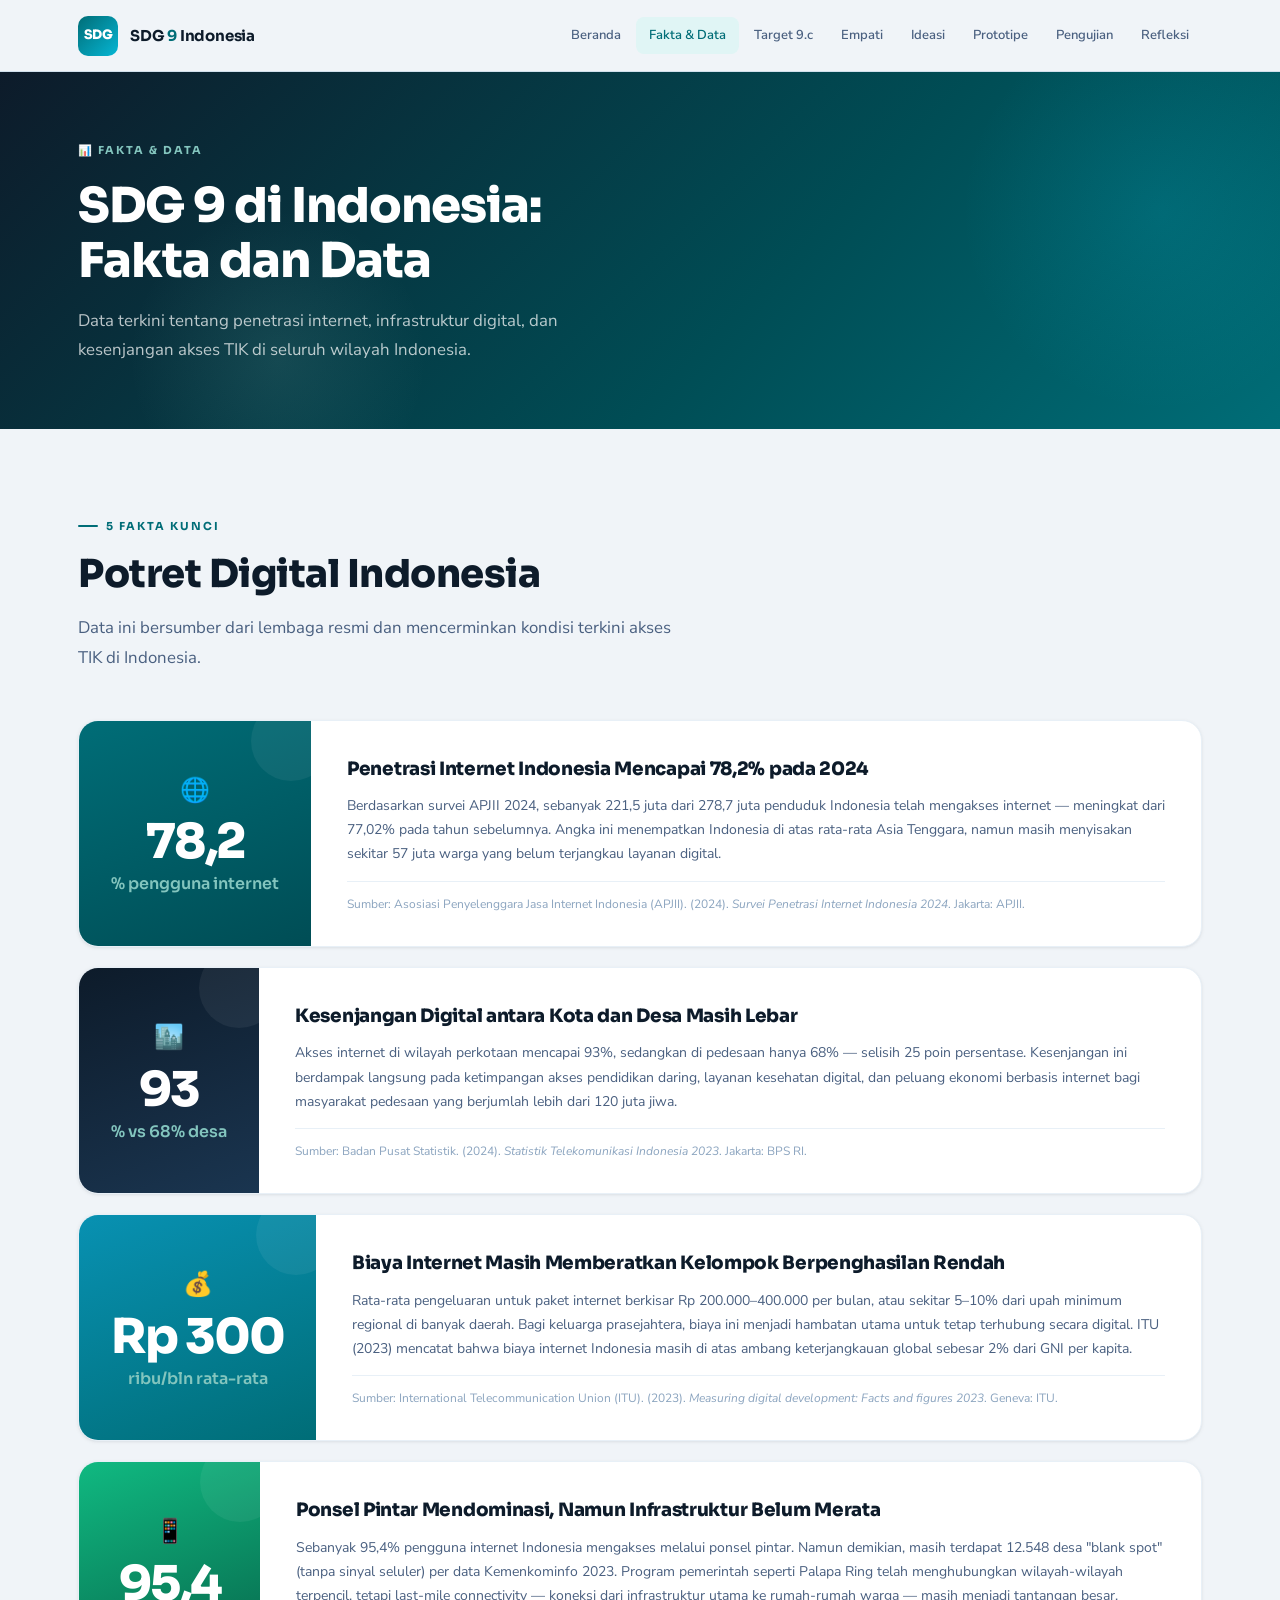
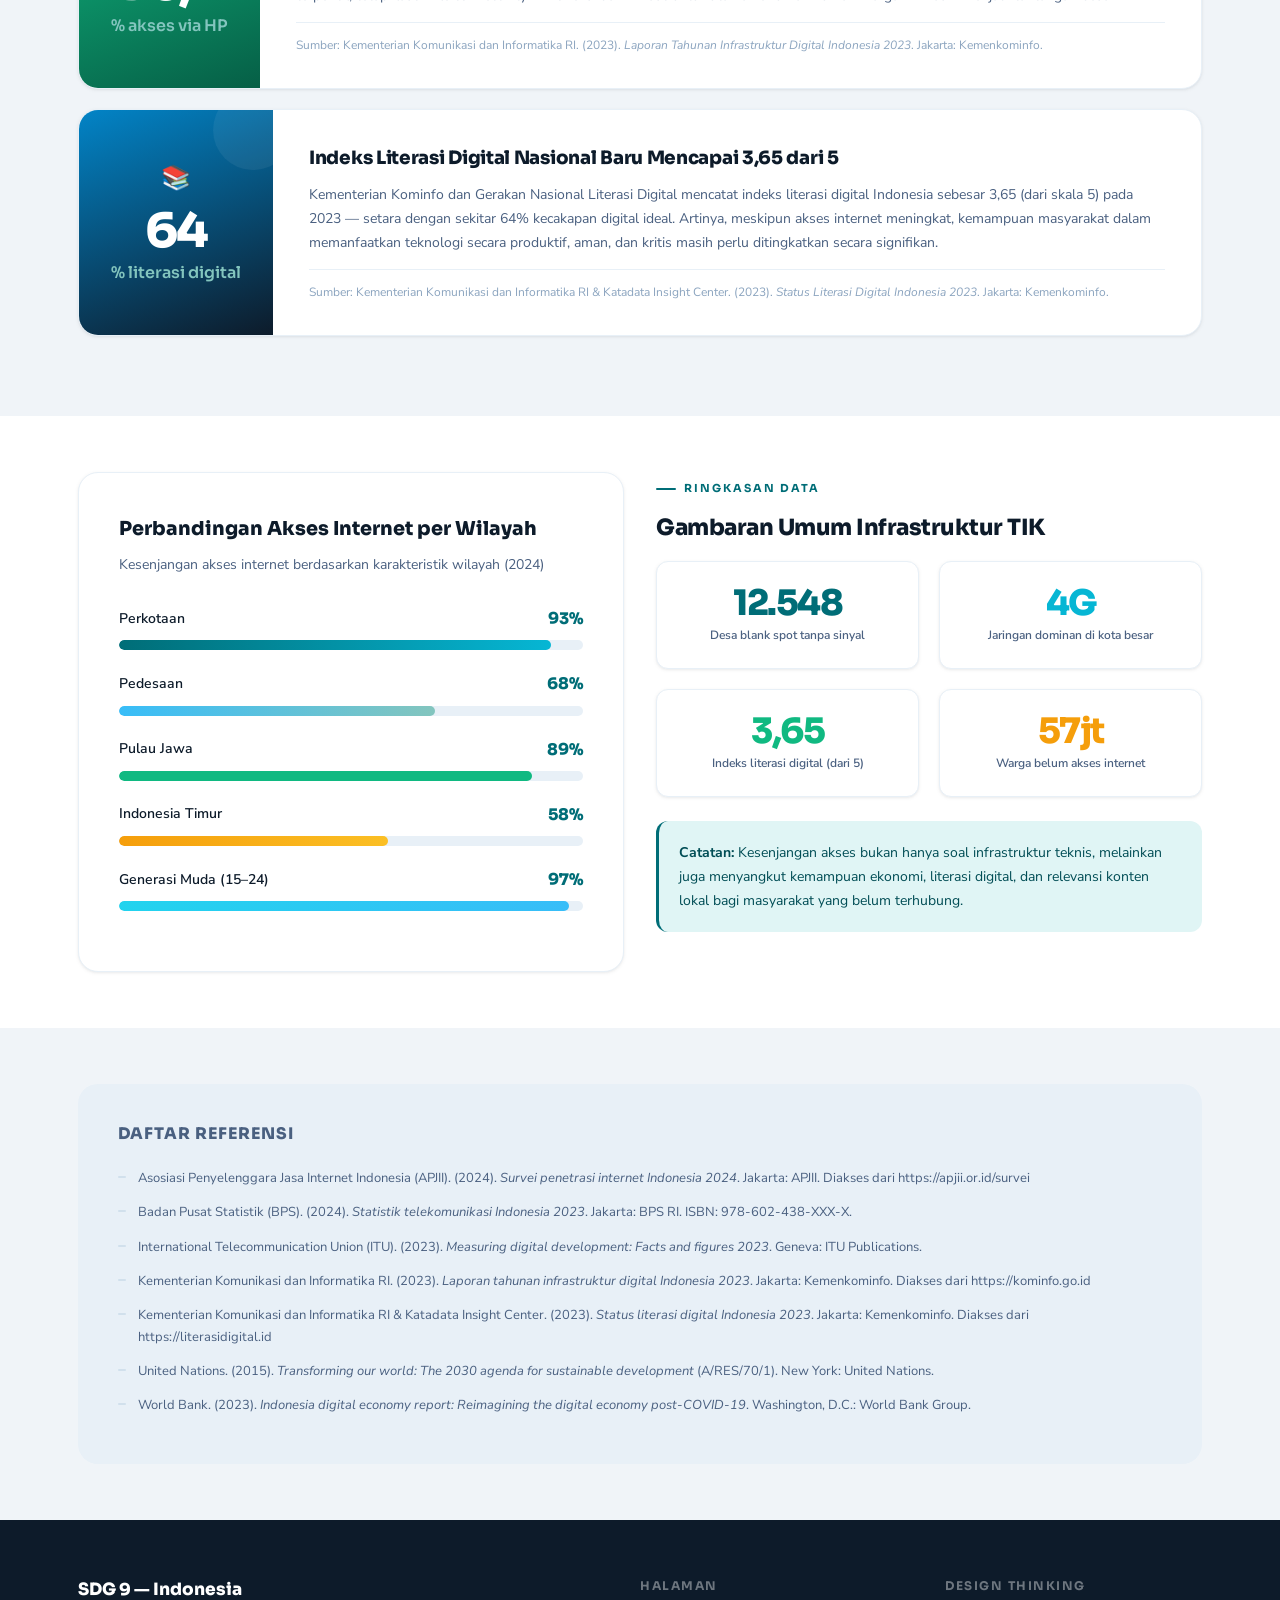
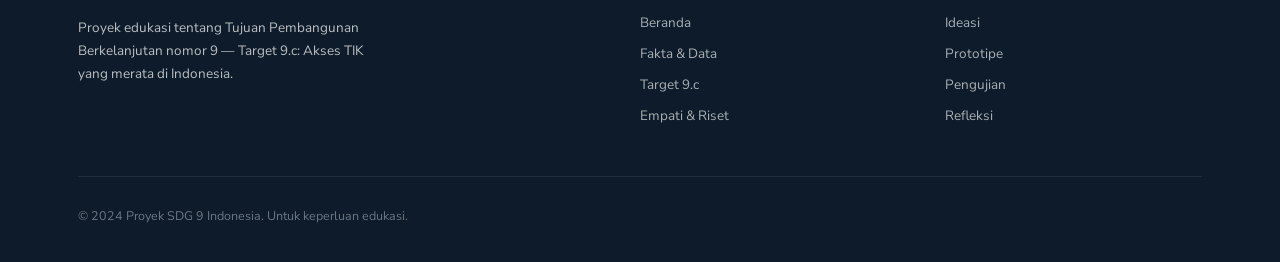
<file: facts.html>
<!DOCTYPE html>
<html lang="id">
<head>
  <meta charset="UTF-8" />
  <meta name="viewport" content="width=device-width, initial-scale=1.0" />
  <title>Fakta & Data — SDG 9 Indonesia</title>
  <meta name="description" content="Data dan fakta tentang akses internet, infrastruktur TIK, dan kesenjangan digital di Indonesia." />
  <link rel="stylesheet" href="sdg.css" />
  <style>
    .fact-strip {
      display: grid;
      grid-template-columns: auto 1fr;
      gap: 0;
      background: var(--bg-card);
      border: 1px solid var(--border-light);
      border-radius: var(--radius);
      overflow: hidden;
      box-shadow: var(--shadow-sm);
      transition: box-shadow 0.25s, transform 0.25s;
    }
    .fact-strip:hover { box-shadow: var(--shadow); transform: translateY(-3px); }
    .fact-num-col {
      background: linear-gradient(160deg, var(--primary) 0%, var(--primary-dark) 100%);
      padding: 36px 32px;
      display: flex; flex-direction: column;
      align-items: center; justify-content: center;
      min-width: 180px;
      position: relative; overflow: hidden;
    }
    .fact-num-col::before {
      content: '';
      position: absolute; top: -20px; right: -20px;
      width: 80px; height: 80px;
      background: rgba(255,255,255,0.06); border-radius: 50%;
    }
    .fact-num-col .big { font-family: var(--font-display); font-size: 3rem; font-weight: 800; letter-spacing: -2px; color: #fff; line-height: 1; }
    .fact-num-col .unit { font-family: var(--font-display); font-size: 1rem; font-weight: 600; color: var(--primary-light); margin-top: 4px; }
    .fact-num-col .icon { font-size: 1.5rem; margin-bottom: 8px; }
    .fact-body { padding: 32px 36px; display: flex; flex-direction: column; justify-content: center; }
    .fact-body h3 { font-family: var(--font-display); font-size: 1.15rem; font-weight: 800; margin-bottom: 10px; letter-spacing: -0.3px; }
    .fact-body p { font-size: 14px; color: var(--text-muted); line-height: 1.72; }
    .fact-body .fact-source { font-size: 12px; color: var(--text-light); margin-top: 14px; padding-top: 12px; border-top: 1px solid var(--border-light); }

    .fact-strip.alt .fact-num-col { background: linear-gradient(160deg, var(--navy) 0%, #1A3550 100%); }
    .fact-strip.teal .fact-num-col { background: linear-gradient(160deg, #0891B2 0%, var(--primary) 100%); }
    .fact-strip.green .fact-num-col { background: linear-gradient(160deg, var(--green) 0%, #065F46 100%); }
    .fact-strip.sky .fact-num-col { background: linear-gradient(160deg, #0284C7 0%, var(--navy) 100%); }

    .divide-visual {
      background: var(--bg-card);
      border: 1px solid var(--border-light);
      border-radius: var(--radius);
      padding: 40px;
      box-shadow: var(--shadow-sm);
    }
    .divide-visual h3 { font-family: var(--font-display); font-size: 1.2rem; font-weight: 800; margin-bottom: 8px; }
    .divide-visual p { font-size: 14px; color: var(--text-muted); margin-bottom: 28px; }
    .divide-bar-row { margin-bottom: 20px; }
    .divide-bar-label { display: flex; justify-content: space-between; align-items: center; margin-bottom: 8px; }
    .divide-bar-label span:first-child { font-size: 14px; font-weight: 600; }
    .divide-bar-label span:last-child { font-family: var(--font-display); font-size: 1rem; font-weight: 800; color: var(--primary); }
    .divide-bar-track { height: 10px; background: var(--bg-subtle); border-radius: 99px; overflow: hidden; }
    .divide-bar-fill { height: 100%; border-radius: 99px; transition: width 1.2s cubic-bezier(0.16,1,0.3,1); }
    .fill-urban { background: linear-gradient(90deg, var(--primary), var(--teal)); }
    .fill-rural { background: linear-gradient(90deg, var(--sky), var(--primary-light)); }
    .fill-java { background: linear-gradient(90deg, var(--green), #10B981); }
    .fill-outer { background: linear-gradient(90deg, #F59E0B, #FBBF24); }
    .fill-youth { background: linear-gradient(90deg, var(--cyan), var(--sky)); }

    .ref-section { background: var(--bg-subtle); border-radius: var(--radius); padding: 36px 40px; }
    .ref-section h3 { font-family: var(--font-display); font-size: 1rem; font-weight: 800; margin-bottom: 20px; color: var(--text-muted); letter-spacing: 1px; text-transform: uppercase; }
    .ref-item { font-size: 13px; color: var(--text-muted); line-height: 1.7; margin-bottom: 12px; padding-left: 20px; position: relative; }
    .ref-item::before { content: ''; position: absolute; left: 0; top: 9px; width: 8px; height: 2px; background: var(--border); border-radius: 2px; }

    @media (max-width: 680px) {
      .fact-strip { grid-template-columns: 1fr; }
      .fact-num-col { min-width: unset; padding: 24px; flex-direction: row; gap: 16px; }
      .fact-body { padding: 24px; }
    }
  </style>
</head>
<body>

<nav class="navbar">
  <div class="navbar-inner">
    <a href="index.html" class="navbar-brand">
      <div class="navbar-logo">SDG</div>
      <span class="navbar-site-name">SDG <span>9</span> Indonesia</span>
    </a>
    <nav class="navbar-nav">
      <a href="index.html">Beranda</a>
      <a href="facts.html" class="active">Fakta & Data</a>
      <a href="target.html">Target 9.c</a>
      <a href="empathy.html">Empati</a>
      <a href="ideation.html">Ideasi</a>
      <a href="prototype.html">Prototipe</a>
      <a href="testing.html">Pengujian</a>
      <a href="reflection.html">Refleksi</a>
    </nav>
    <button class="nav-toggle" id="navToggle"><span></span><span></span><span></span></button>
  </div>
</nav>
<div class="mobile-menu" id="mobileMenu">
  <a href="index.html">Beranda</a>
  <a href="facts.html" class="active">Fakta & Data</a>
  <a href="target.html">Target 9.c</a>
  <a href="empathy.html">Empati & Riset</a>
  <a href="ideation.html">Ideasi</a>
  <a href="prototype.html">Prototipe</a>
  <a href="testing.html">Pengujian</a>
  <a href="reflection.html">Refleksi</a>
</div>

<header class="page-header">
  <div class="container">
    <div class="page-header-step">📊 Fakta & Data</div>
    <h1>SDG 9 di Indonesia:<br>Fakta dan Data</h1>
    <p>Data terkini tentang penetrasi internet, infrastruktur digital, dan kesenjangan akses TIK di seluruh wilayah Indonesia.</p>
  </div>
</header>

<section class="section">
  <div class="container">
    <div class="section-label fade-up">5 Fakta Kunci</div>
    <h2 class="section-title fade-up fade-up-d1">Potret Digital Indonesia</h2>
    <p class="section-desc fade-up fade-up-d2" style="margin-bottom: 48px;">Data ini bersumber dari lembaga resmi dan mencerminkan kondisi terkini akses TIK di Indonesia.</p>

    <div style="display:flex;flex-direction:column;gap:20px;">

      <div class="fact-strip fade-up">
        <div class="fact-num-col">
          <div class="icon">🌐</div>
          <div class="big">78,2</div>
          <div class="unit">% pengguna internet</div>
        </div>
        <div class="fact-body">
          <h3>Penetrasi Internet Indonesia Mencapai 78,2% pada 2024</h3>
          <p>Berdasarkan survei APJII 2024, sebanyak 221,5 juta dari 278,7 juta penduduk Indonesia telah mengakses internet — meningkat dari 77,02% pada tahun sebelumnya. Angka ini menempatkan Indonesia di atas rata-rata Asia Tenggara, namun masih menyisakan sekitar 57 juta warga yang belum terjangkau layanan digital.</p>
          <p class="fact-source">Sumber: Asosiasi Penyelenggara Jasa Internet Indonesia (APJII). (2024). <em>Survei Penetrasi Internet Indonesia 2024</em>. Jakarta: APJII.</p>
        </div>
      </div>

      <div class="fact-strip alt fade-up fade-up-d1">
        <div class="fact-num-col">
          <div class="icon">🏙️</div>
          <div class="big">93</div>
          <div class="unit">% vs 68% desa</div>
        </div>
        <div class="fact-body">
          <h3>Kesenjangan Digital antara Kota dan Desa Masih Lebar</h3>
          <p>Akses internet di wilayah perkotaan mencapai 93%, sedangkan di pedesaan hanya 68% — selisih 25 poin persentase. Kesenjangan ini berdampak langsung pada ketimpangan akses pendidikan daring, layanan kesehatan digital, dan peluang ekonomi berbasis internet bagi masyarakat pedesaan yang berjumlah lebih dari 120 juta jiwa.</p>
          <p class="fact-source">Sumber: Badan Pusat Statistik. (2024). <em>Statistik Telekomunikasi Indonesia 2023</em>. Jakarta: BPS RI.</p>
        </div>
      </div>

      <div class="fact-strip teal fade-up fade-up-d2">
        <div class="fact-num-col">
          <div class="icon">💰</div>
          <div class="big">Rp 300</div>
          <div class="unit">ribu/bln rata-rata</div>
        </div>
        <div class="fact-body">
          <h3>Biaya Internet Masih Memberatkan Kelompok Berpenghasilan Rendah</h3>
          <p>Rata-rata pengeluaran untuk paket internet berkisar Rp 200.000–400.000 per bulan, atau sekitar 5–10% dari upah minimum regional di banyak daerah. Bagi keluarga prasejahtera, biaya ini menjadi hambatan utama untuk tetap terhubung secara digital. ITU (2023) mencatat bahwa biaya internet Indonesia masih di atas ambang keterjangkauan global sebesar 2% dari GNI per kapita.</p>
          <p class="fact-source">Sumber: International Telecommunication Union (ITU). (2023). <em>Measuring digital development: Facts and figures 2023</em>. Geneva: ITU.</p>
        </div>
      </div>

      <div class="fact-strip green fade-up fade-up-d3">
        <div class="fact-num-col">
          <div class="icon">📱</div>
          <div class="big">95,4</div>
          <div class="unit">% akses via HP</div>
        </div>
        <div class="fact-body">
          <h3>Ponsel Pintar Mendominasi, Namun Infrastruktur Belum Merata</h3>
          <p>Sebanyak 95,4% pengguna internet Indonesia mengakses melalui ponsel pintar. Namun demikian, masih terdapat 12.548 desa "blank spot" (tanpa sinyal seluler) per data Kemenkominfo 2023. Program pemerintah seperti Palapa Ring telah menghubungkan wilayah-wilayah terpencil, tetapi last-mile connectivity — koneksi dari infrastruktur utama ke rumah-rumah warga — masih menjadi tantangan besar.</p>
          <p class="fact-source">Sumber: Kementerian Komunikasi dan Informatika RI. (2023). <em>Laporan Tahunan Infrastruktur Digital Indonesia 2023</em>. Jakarta: Kemenkominfo.</p>
        </div>
      </div>

      <div class="fact-strip sky fade-up fade-up-d4">
        <div class="fact-num-col">
          <div class="icon">📚</div>
          <div class="big">64</div>
          <div class="unit">% literasi digital</div>
        </div>
        <div class="fact-body">
          <h3>Indeks Literasi Digital Nasional Baru Mencapai 3,65 dari 5</h3>
          <p>Kementerian Kominfo dan Gerakan Nasional Literasi Digital mencatat indeks literasi digital Indonesia sebesar 3,65 (dari skala 5) pada 2023 — setara dengan sekitar 64% kecakapan digital ideal. Artinya, meskipun akses internet meningkat, kemampuan masyarakat dalam memanfaatkan teknologi secara produktif, aman, dan kritis masih perlu ditingkatkan secara signifikan.</p>
          <p class="fact-source">Sumber: Kementerian Komunikasi dan Informatika RI & Katadata Insight Center. (2023). <em>Status Literasi Digital Indonesia 2023</em>. Jakarta: Kemenkominfo.</p>
        </div>
      </div>

    </div>
  </div>
</section>

<!-- Visual Comparison -->
<section class="section-sm" style="background:var(--bg-card);">
  <div class="container">
    <div style="display:grid;grid-template-columns:1fr 1fr;gap:32px;align-items:start;" class="fade-up">
      <div class="divide-visual">
        <h3>Perbandingan Akses Internet per Wilayah</h3>
        <p>Kesenjangan akses internet berdasarkan karakteristik wilayah (2024)</p>
        <div class="divide-bar-row">
          <div class="divide-bar-label"><span>Perkotaan</span><span>93%</span></div>
          <div class="divide-bar-track"><div class="divide-bar-fill fill-urban" style="width:93%;"></div></div>
        </div>
        <div class="divide-bar-row">
          <div class="divide-bar-label"><span>Pedesaan</span><span>68%</span></div>
          <div class="divide-bar-track"><div class="divide-bar-fill fill-rural" style="width:68%;"></div></div>
        </div>
        <div class="divide-bar-row">
          <div class="divide-bar-label"><span>Pulau Jawa</span><span>89%</span></div>
          <div class="divide-bar-track"><div class="divide-bar-fill fill-java" style="width:89%;"></div></div>
        </div>
        <div class="divide-bar-row">
          <div class="divide-bar-label"><span>Indonesia Timur</span><span>58%</span></div>
          <div class="divide-bar-track"><div class="divide-bar-fill fill-outer" style="width:58%;"></div></div>
        </div>
        <div class="divide-bar-row">
          <div class="divide-bar-label"><span>Generasi Muda (15–24)</span><span>97%</span></div>
          <div class="divide-bar-track"><div class="divide-bar-fill fill-youth" style="width:97%;"></div></div>
        </div>
      </div>

      <div>
        <div class="section-label">Ringkasan Data</div>
        <h3 class="section-title" style="font-size:1.4rem;margin-bottom:20px;">Gambaran Umum Infrastruktur TIK</h3>
        <div class="stat-row" style="grid-template-columns:1fr 1fr;">
          <div class="stat-item">
            <div class="stat-num">12.548</div>
            <div class="stat-label">Desa blank spot tanpa sinyal</div>
          </div>
          <div class="stat-item">
            <div class="stat-num" style="color:var(--teal);">4G</div>
            <div class="stat-label">Jaringan dominan di kota besar</div>
          </div>
          <div class="stat-item">
            <div class="stat-num" style="color:var(--green);">3,65</div>
            <div class="stat-label">Indeks literasi digital (dari 5)</div>
          </div>
          <div class="stat-item">
            <div class="stat-num" style="color:#F59E0B;">57jt</div>
            <div class="stat-label">Warga belum akses internet</div>
          </div>
        </div>
        <div style="margin-top:24px;padding:20px;background:var(--primary-soft);border-radius:var(--radius-sm);border-left:3px solid var(--primary);">
          <p style="font-size:14px;color:var(--primary-dark);line-height:1.7;"><strong>Catatan:</strong> Kesenjangan akses bukan hanya soal infrastruktur teknis, melainkan juga menyangkut kemampuan ekonomi, literasi digital, dan relevansi konten lokal bagi masyarakat yang belum terhubung.</p>
        </div>
      </div>
    </div>
  </div>
</section>

<!-- References -->
<section class="section-sm">
  <div class="container">
    <div class="ref-section fade-up">
      <h3>Daftar Referensi</h3>
      <div class="ref-item">Asosiasi Penyelenggara Jasa Internet Indonesia (APJII). (2024). <em>Survei penetrasi internet Indonesia 2024</em>. Jakarta: APJII. Diakses dari https://apjii.or.id/survei</div>
      <div class="ref-item">Badan Pusat Statistik (BPS). (2024). <em>Statistik telekomunikasi Indonesia 2023</em>. Jakarta: BPS RI. ISBN: 978-602-438-XXX-X.</div>
      <div class="ref-item">International Telecommunication Union (ITU). (2023). <em>Measuring digital development: Facts and figures 2023</em>. Geneva: ITU Publications.</div>
      <div class="ref-item">Kementerian Komunikasi dan Informatika RI. (2023). <em>Laporan tahunan infrastruktur digital Indonesia 2023</em>. Jakarta: Kemenkominfo. Diakses dari https://kominfo.go.id</div>
      <div class="ref-item">Kementerian Komunikasi dan Informatika RI & Katadata Insight Center. (2023). <em>Status literasi digital Indonesia 2023</em>. Jakarta: Kemenkominfo. Diakses dari https://literasidigital.id</div>
      <div class="ref-item">United Nations. (2015). <em>Transforming our world: The 2030 agenda for sustainable development</em> (A/RES/70/1). New York: United Nations.</div>
      <div class="ref-item">World Bank. (2023). <em>Indonesia digital economy report: Reimagining the digital economy post-COVID-19</em>. Washington, D.C.: World Bank Group.</div>
    </div>
  </div>
</section>

<footer class="footer">
  <div class="container">
    <div class="footer-grid">
      <div class="footer-brand">
        <h3>SDG 9 — Indonesia</h3>
        <p>Proyek edukasi tentang Tujuan Pembangunan Berkelanjutan nomor 9 — Target 9.c: Akses TIK yang merata di Indonesia.</p>
      </div>
      <div class="footer-col">
        <h4>Halaman</h4>
        <a href="index.html">Beranda</a>
        <a href="facts.html">Fakta & Data</a>
        <a href="target.html">Target 9.c</a>
        <a href="empathy.html">Empati & Riset</a>
      </div>
      <div class="footer-col">
        <h4>Design Thinking</h4>
        <a href="ideation.html">Ideasi</a>
        <a href="prototype.html">Prototipe</a>
        <a href="testing.html">Pengujian</a>
        <a href="reflection.html">Refleksi</a>
      </div>
    </div>
    <div class="footer-bottom">
      <span>© 2024 Proyek SDG 9 Indonesia. Untuk keperluan edukasi.</span>
    </div>
  </div>
</footer>

<script>
  const toggle = document.getElementById('navToggle');
  const menu = document.getElementById('mobileMenu');
  toggle.addEventListener('click', () => menu.classList.toggle('open'));
  const obs = new IntersectionObserver(e => e.forEach(x => { if(x.isIntersecting) x.target.classList.add('visible'); }), {threshold:0.1});
  document.querySelectorAll('.fade-up').forEach(el => obs.observe(el));
</script>
</body>
</html>
</file>
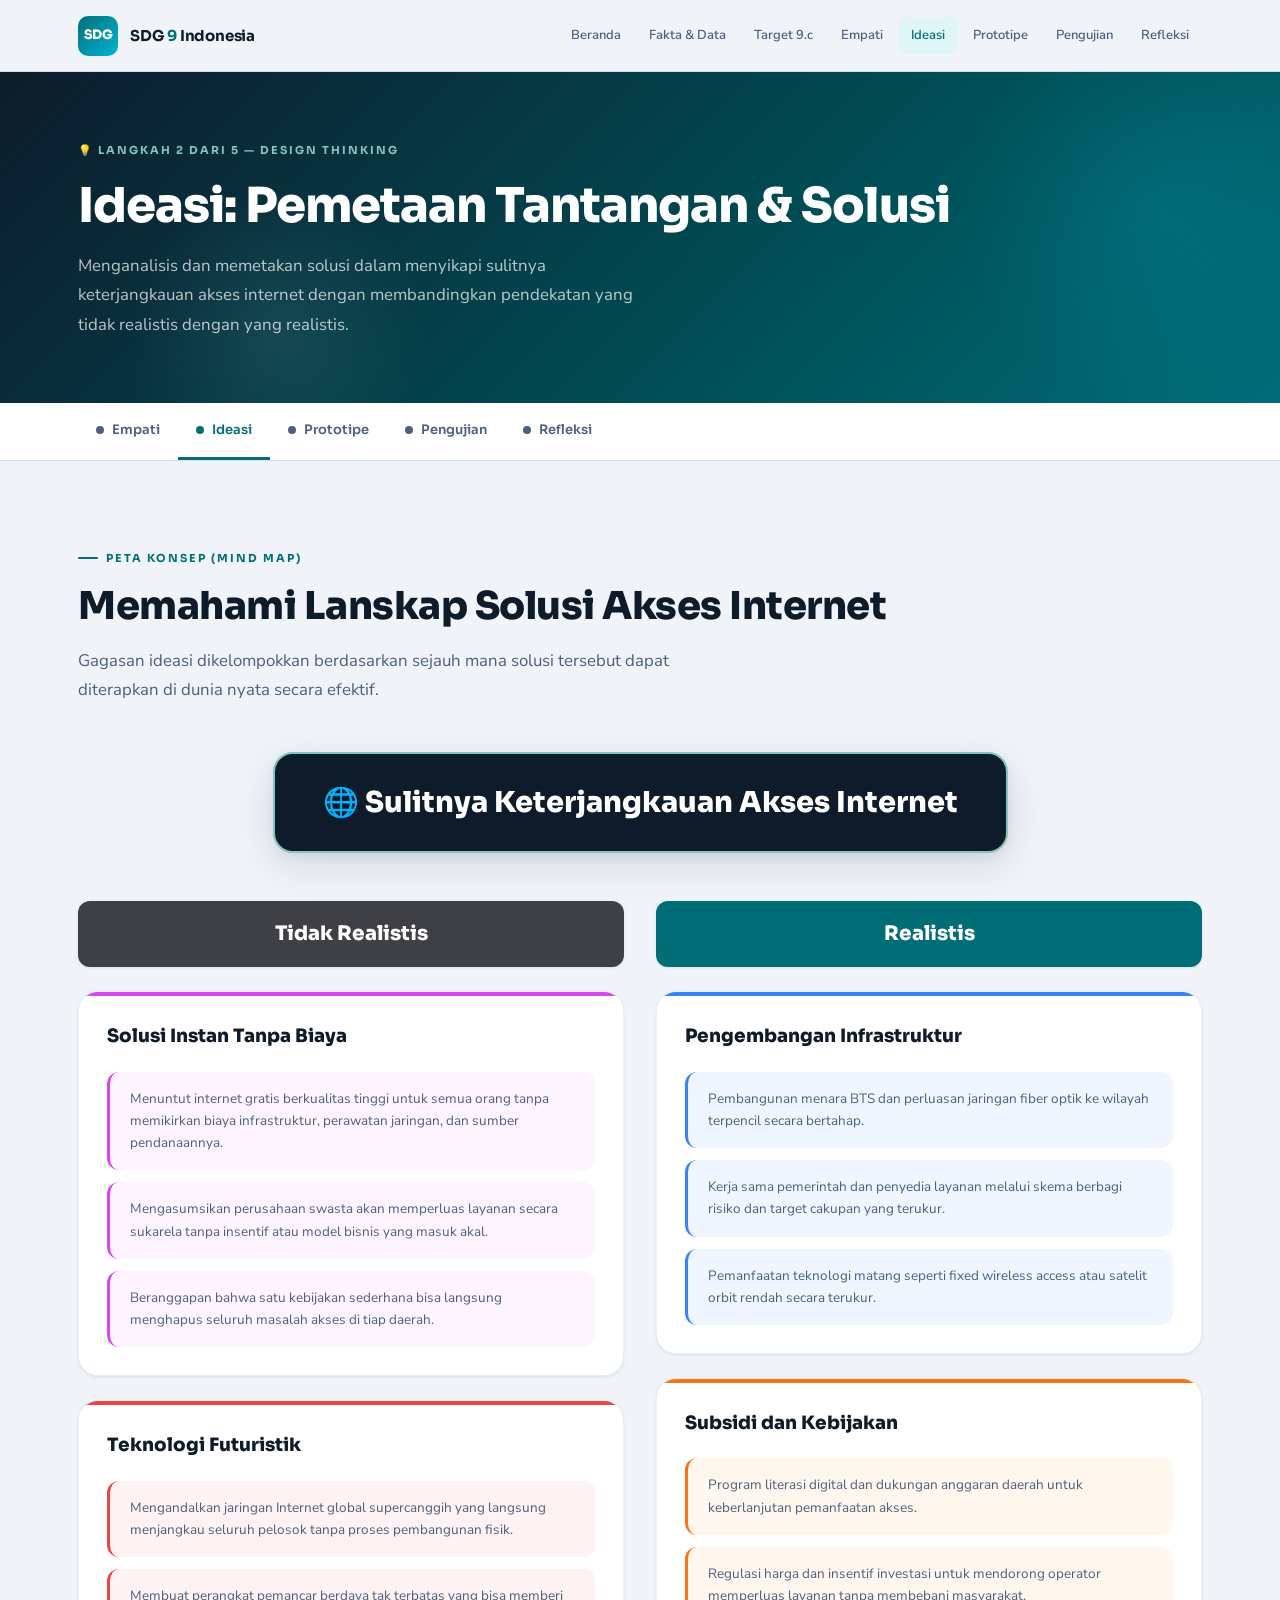
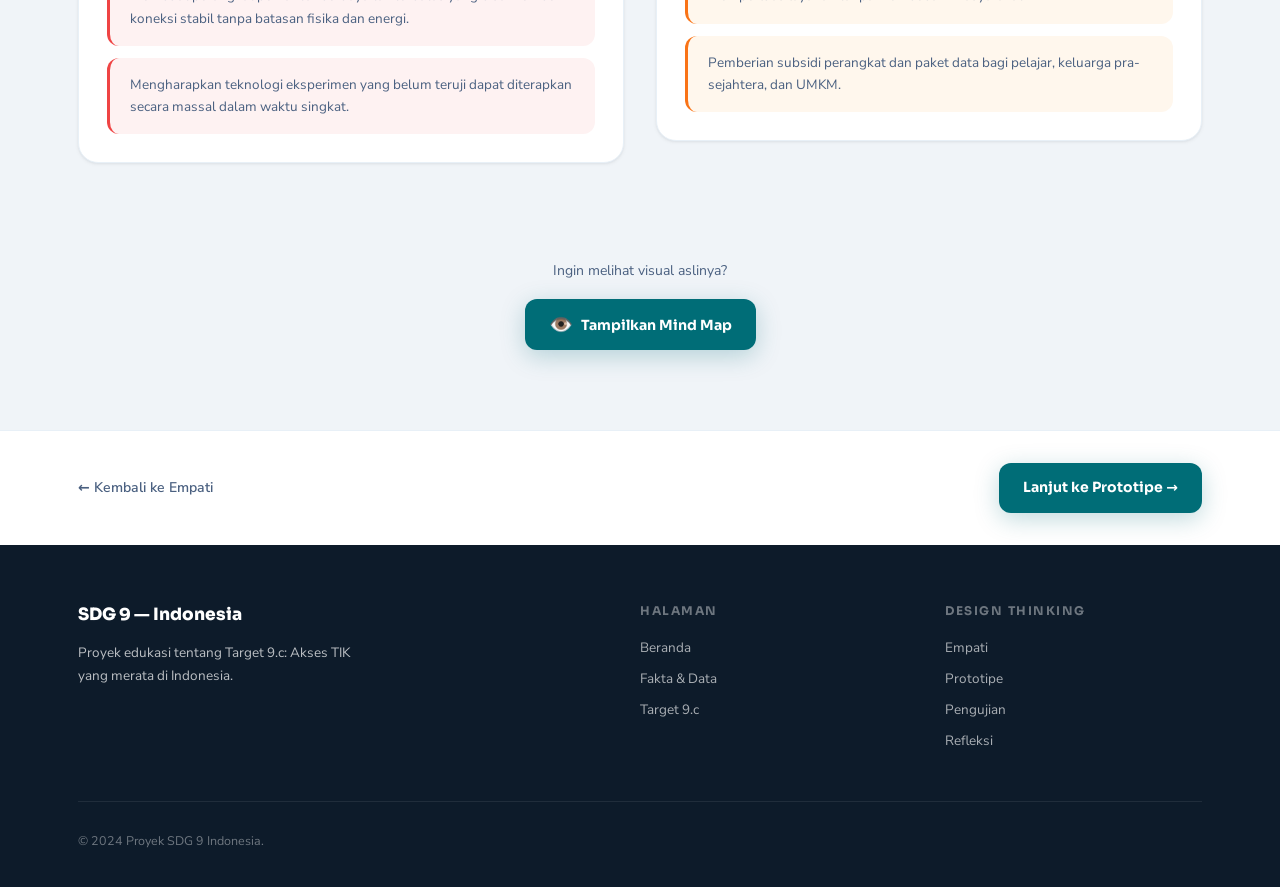
<file: ideation.html>
<!DOCTYPE html>
<html lang="id">
<head>
  <meta charset="UTF-8" />
  <meta name="viewport" content="width=device-width, initial-scale=1.0" />
  <title>Ideasi: Mind Map Keterjangkauan — SDG 9 Indonesia</title>
  <link rel="stylesheet" href="sdg.css" />
  <style>
    /* Styling Khusus Mind Map */
    .mm-wrapper { display: flex; flex-direction: column; align-items: center; gap: 48px; }
    .mm-root {
      background: var(--navy); color: #fff; padding: 24px 48px; border-radius: var(--radius);
      font-family: var(--font-display); font-size: clamp(1.2rem, 3vw, 1.8rem); font-weight: 800;
      text-align: center; box-shadow: var(--shadow-lg); position: relative; z-index: 2; border: 2px solid var(--primary-light);
    }
    .mm-grid { display: grid; grid-template-columns: 1fr 1fr; gap: 32px; width: 100%; }
    @media (max-width: 900px) { .mm-grid { grid-template-columns: 1fr; } }
    .mm-column { display: flex; flex-direction: column; gap: 24px; }
    .mm-col-header {
      font-family: var(--font-display); font-size: 1.25rem; font-weight: 800; text-align: center;
      padding: 16px; border-radius: var(--radius-sm); color: #fff; box-shadow: var(--shadow-sm);
    }
    .col-unrealistic .mm-col-header { background: #3F3F46; }
    .col-realistic .mm-col-header { background: var(--primary); }
    
    .mm-card {
      background: var(--bg-card); border: 1px solid var(--border-light); border-radius: var(--radius);
      padding: 28px; box-shadow: var(--shadow-sm); position: relative; overflow: hidden; transition: transform 0.25s, box-shadow 0.25s;
    }
    .mm-card:hover { transform: translateY(-4px); box-shadow: var(--shadow-lg); }
    .mm-card::before { content: ''; position: absolute; top: 0; left: 0; right: 0; height: 4px; }
    .mm-card.c-magenta::before { background: #D946EF; } 
    .mm-card.c-red::before { background: #EF4444; } 
    .mm-card.c-blue::before { background: #3B82F6; } 
    .mm-card.c-orange::before { background: #F97316; } 
    .mm-card h3 { font-family: var(--font-display); font-size: 1.15rem; font-weight: 800; margin-bottom: 20px; color: var(--text); display: flex; align-items: center; gap: 10px; }
    .mm-list { display: flex; flex-direction: column; gap: 12px; }
    .mm-item { background: var(--bg-subtle); padding: 16px 20px; border-radius: var(--radius-sm); font-size: 13.5px; line-height: 1.65; color: var(--text-muted); border-left: 3px solid transparent; }
    .mm-card.c-magenta .mm-item { border-left-color: #D946EF; background: #FDF4FF; }
    .mm-card.c-red .mm-item { border-left-color: #EF4444; background: #FEF2F2; }
    .mm-card.c-blue .mm-item { border-left-color: #3B82F6; background: #EFF6FF; }
    .mm-card.c-orange .mm-item { border-left-color: #F97316; background: #FFF7ED; }
    .action-container { text-align: center; margin-top: 48px; }

    /* --- Styling untuk Modal (Pop-up) --- */
    .modal-overlay {
      position: fixed; top: 0; left: 0; width: 100%; height: 100%;
      background: rgba(13, 27, 42, 0.85); backdrop-filter: blur(8px);
      z-index: 1000; display: flex; align-items: center; justify-content: center;
      opacity: 0; pointer-events: none; transition: opacity 0.3s ease;
    }
    .modal-overlay.active { opacity: 1; pointer-events: auto; }
    .modal-content {
      background: var(--bg-card); width: 95%; max-width: 1100px; height: 90vh;
      border-radius: var(--radius); position: relative; box-shadow: var(--shadow-lg);
      display: flex; flex-direction: column; overflow: hidden;
      transform: translateY(20px); transition: transform 0.3s ease;
    }
    .modal-overlay.active .modal-content { transform: translateY(0); }
    .modal-header {
      padding: 18px 24px; border-bottom: 1px solid var(--border-light);
      display: flex; justify-content: space-between; align-items: center; background: #fff;
    }
    .modal-header h3 { font-family: var(--font-display); font-size: 1.1rem; font-weight: 700; color: var(--text); margin: 0; }
    .modal-close {
      background: var(--bg-subtle); border: none; width: 34px; height: 34px; border-radius: 50%; cursor: pointer;
      display: flex; align-items: center; justify-content: center; color: var(--text-muted); font-size: 1.3rem; transition: background 0.2s, color 0.2s;
    }
    .modal-close:hover { background: #EF4444; color: #fff; }
    .modal-body { flex: 1; width: 100%; background: #E8F0F7; }
    .modal-body iframe { width: 100%; height: 100%; border: none; }
  </style>
</head>
<body>
<nav class="navbar">
  <div class="navbar-inner">
    <a href="index.html" class="navbar-brand"><div class="navbar-logo">SDG</div><span class="navbar-site-name">SDG <span>9</span> Indonesia</span></a>
    <nav class="navbar-nav">
      <a href="index.html">Beranda</a><a href="facts.html">Fakta & Data</a><a href="target.html">Target 9.c</a>
      <a href="empathy.html">Empati</a><a href="ideation.html" class="active">Ideasi</a>
      <a href="prototype.html">Prototipe</a><a href="testing.html">Pengujian</a><a href="reflection.html">Refleksi</a>
    </nav>
    <button class="nav-toggle" id="navToggle"><span></span><span></span><span></span></button>
  </div>
</nav>
<div class="mobile-menu" id="mobileMenu">
  <a href="index.html">Beranda</a><a href="facts.html">Fakta & Data</a><a href="target.html">Target 9.c</a>
  <a href="empathy.html">Empati & Riset</a><a href="ideation.html" class="active">Ideasi</a>
  <a href="prototype.html">Prototipe</a><a href="testing.html">Pengujian</a><a href="reflection.html">Refleksi</a>
</div>

<header class="page-header">
  <div class="container">
    <div class="page-header-step">💡 Langkah 2 dari 5 — Design Thinking</div>
    <h1>Ideasi: Pemetaan Tantangan & Solusi</h1>
    <p>Menganalisis dan memetakan solusi dalam menyikapi sulitnya keterjangkauan akses internet dengan membandingkan pendekatan yang tidak realistis dengan yang realistis.</p>
  </div>
</header>

<div class="dt-nav">
  <div class="dt-nav-inner">
    <a href="empathy.html"><span class="dt-nav-dot"></span>Empati</a>
    <a href="ideation.html" class="active"><span class="dt-nav-dot"></span>Ideasi</a>
    <a href="prototype.html"><span class="dt-nav-dot"></span>Prototipe</a>
    <a href="testing.html"><span class="dt-nav-dot"></span>Pengujian</a>
    <a href="reflection.html"><span class="dt-nav-dot"></span>Refleksi</a>
  </div>
</div>

<section class="section">
  <div class="container">
    <div class="section-label fade-up">Peta Konsep (Mind Map)</div>
    <h2 class="section-title fade-up fade-up-d1">Memahami Lanskap Solusi Akses Internet</h2>
    <p class="section-desc fade-up fade-up-d2" style="margin-bottom:48px;">
      Gagasan ideasi dikelompokkan berdasarkan sejauh mana solusi tersebut dapat diterapkan di dunia nyata secara efektif.
    </p>

    <div class="mm-wrapper fade-up fade-up-d3">
      <div class="mm-root">🌐 Sulitnya Keterjangkauan Akses Internet</div>
      <div class="mm-grid">
        <div class="mm-column col-unrealistic">
          <div class="mm-col-header">Tidak Realistis</div>
          <div class="mm-card c-magenta">
            <h3>Solusi Instan Tanpa Biaya</h3>
            <div class="mm-list">
              <div class="mm-item">Menuntut internet gratis berkualitas tinggi untuk semua orang tanpa memikirkan biaya infrastruktur, perawatan jaringan, dan sumber pendanaannya.</div>
              <div class="mm-item">Mengasumsikan perusahaan swasta akan memperluas layanan secara sukarela tanpa insentif atau model bisnis yang masuk akal.</div>
              <div class="mm-item">Beranggapan bahwa satu kebijakan sederhana bisa langsung menghapus seluruh masalah akses di tiap daerah.</div>
            </div>
          </div>
          <div class="mm-card c-red">
            <h3>Teknologi Futuristik</h3>
            <div class="mm-list">
              <div class="mm-item">Mengandalkan jaringan Internet global supercanggih yang langsung menjangkau seluruh pelosok tanpa proses pembangunan fisik.</div>
              <div class="mm-item">Membuat perangkat pemancar berdaya tak terbatas yang bisa memberi koneksi stabil tanpa batasan fisika dan energi.</div>
              <div class="mm-item">Mengharapkan teknologi eksperimen yang belum teruji dapat diterapkan secara massal dalam waktu singkat.</div>
            </div>
          </div>
        </div>

        <div class="mm-column col-realistic">
          <div class="mm-col-header">Realistis</div>
          <div class="mm-card c-blue">
            <h3>Pengembangan Infrastruktur</h3>
            <div class="mm-list">
              <div class="mm-item">Pembangunan menara BTS dan perluasan jaringan fiber optik ke wilayah terpencil secara bertahap.</div>
              <div class="mm-item">Kerja sama pemerintah dan penyedia layanan melalui skema berbagi risiko dan target cakupan yang terukur.</div>
              <div class="mm-item">Pemanfaatan teknologi matang seperti fixed wireless access atau satelit orbit rendah secara terukur.</div>
            </div>
          </div>
          <div class="mm-card c-orange">
            <h3>Subsidi dan Kebijakan</h3>
            <div class="mm-list">
              <div class="mm-item">Program literasi digital dan dukungan anggaran daerah untuk keberlanjutan pemanfaatan akses.</div>
              <div class="mm-item">Regulasi harga dan insentif investasi untuk mendorong operator memperluas layanan tanpa membebani masyarakat.</div>
              <div class="mm-item">Pemberian subsidi perangkat dan paket data bagi pelajar, keluarga pra-sejahtera, dan UMKM.</div>
            </div>
          </div>
        </div>
      </div>
      
      <div class="action-container fade-up fade-up-d4">
        <p style="font-size: 14px; color: var(--text-muted); margin-bottom: 16px;">Ingin melihat visual aslinya?</p>
        <button id="btnOpenMap" class="btn-primary" style="cursor: pointer; border:none; outline:none;">
          <span style="font-size: 1.2rem;">👁️</span> Tampilkan Mind Map
        </button>
      </div>
    </div>
  </div>
</section>

<div class="modal-overlay" id="mindMapModal">
  <div class="modal-content">
    <div class="modal-header">
      <h3>Visual Mind Map: Solusi Akses Internet</h3>
      <button class="modal-close" id="btnCloseMap">&times;</button>
    </div>
    <div class="modal-body">
      <iframe src="Mind Map SGD 9.c.pdf#toolbar=0" title="Visual Mind Map"></iframe>
    </div>
  </div>
</div>

<div style="background:var(--bg-card);border-top:1px solid var(--border-light);padding:32px 0;">
  <div class="container" style="display:flex;justify-content:space-between;align-items:center;flex-wrap:wrap;gap:16px;">
    <a href="empathy.html" style="font-size:14px;color:var(--text-muted); font-weight: 600;">← Kembali ke Empati</a>
    <a href="prototype.html" class="btn-primary">Lanjut ke Prototipe →</a>
  </div>
</div>

<footer class="footer">
  <div class="container">
    <div class="footer-grid">
      <div class="footer-brand"><h3>SDG 9 — Indonesia</h3><p>Proyek edukasi tentang Target 9.c: Akses TIK yang merata di Indonesia.</p></div>
      <div class="footer-col"><h4>Halaman</h4><a href="index.html">Beranda</a><a href="facts.html">Fakta & Data</a><a href="target.html">Target 9.c</a></div>
      <div class="footer-col"><h4>Design Thinking</h4><a href="empathy.html">Empati</a><a href="prototype.html">Prototipe</a><a href="testing.html">Pengujian</a><a href="reflection.html">Refleksi</a></div>
    </div>
    <div class="footer-bottom"><span>© 2024 Proyek SDG 9 Indonesia.</span></div>
  </div>
</footer>

<script>
  // Script untuk Navigasi Mobile
  document.getElementById('navToggle').addEventListener('click',()=>document.getElementById('mobileMenu').classList.toggle('open'));
  
  // Script untuk Animasi Scroll
  const obs=new IntersectionObserver(e=>e.forEach(x=>{if(x.isIntersecting)x.target.classList.add('visible');}),{threshold:0.1});
  document.querySelectorAll('.fade-up').forEach(el=>obs.observe(el));

  // Script Khusus untuk Modal (Pop-up) Mind Map
  const modal = document.getElementById('mindMapModal');
  const btnOpen = document.getElementById('btnOpenMap');
  const btnClose = document.getElementById('btnCloseMap');

  // Buka Modal
  btnOpen.addEventListener('click', () => {
    modal.classList.add('active');
    document.body.style.overflow = 'hidden'; // Menghentikan scroll website di belakang pop-up
  });

  // Tutup Modal dari tombol silang
  btnClose.addEventListener('click', () => {
    modal.classList.remove('active');
    document.body.style.overflow = 'auto'; // Mengembalikan fungsi scroll website
  });

  // Tutup Modal ketika mengklik area gelap di luarnya
  modal.addEventListener('click', (e) => {
    if (e.target === modal) {
      modal.classList.remove('active');
      document.body.style.overflow = 'auto';
    }
  });
</script>
</body>
</html>
</file>
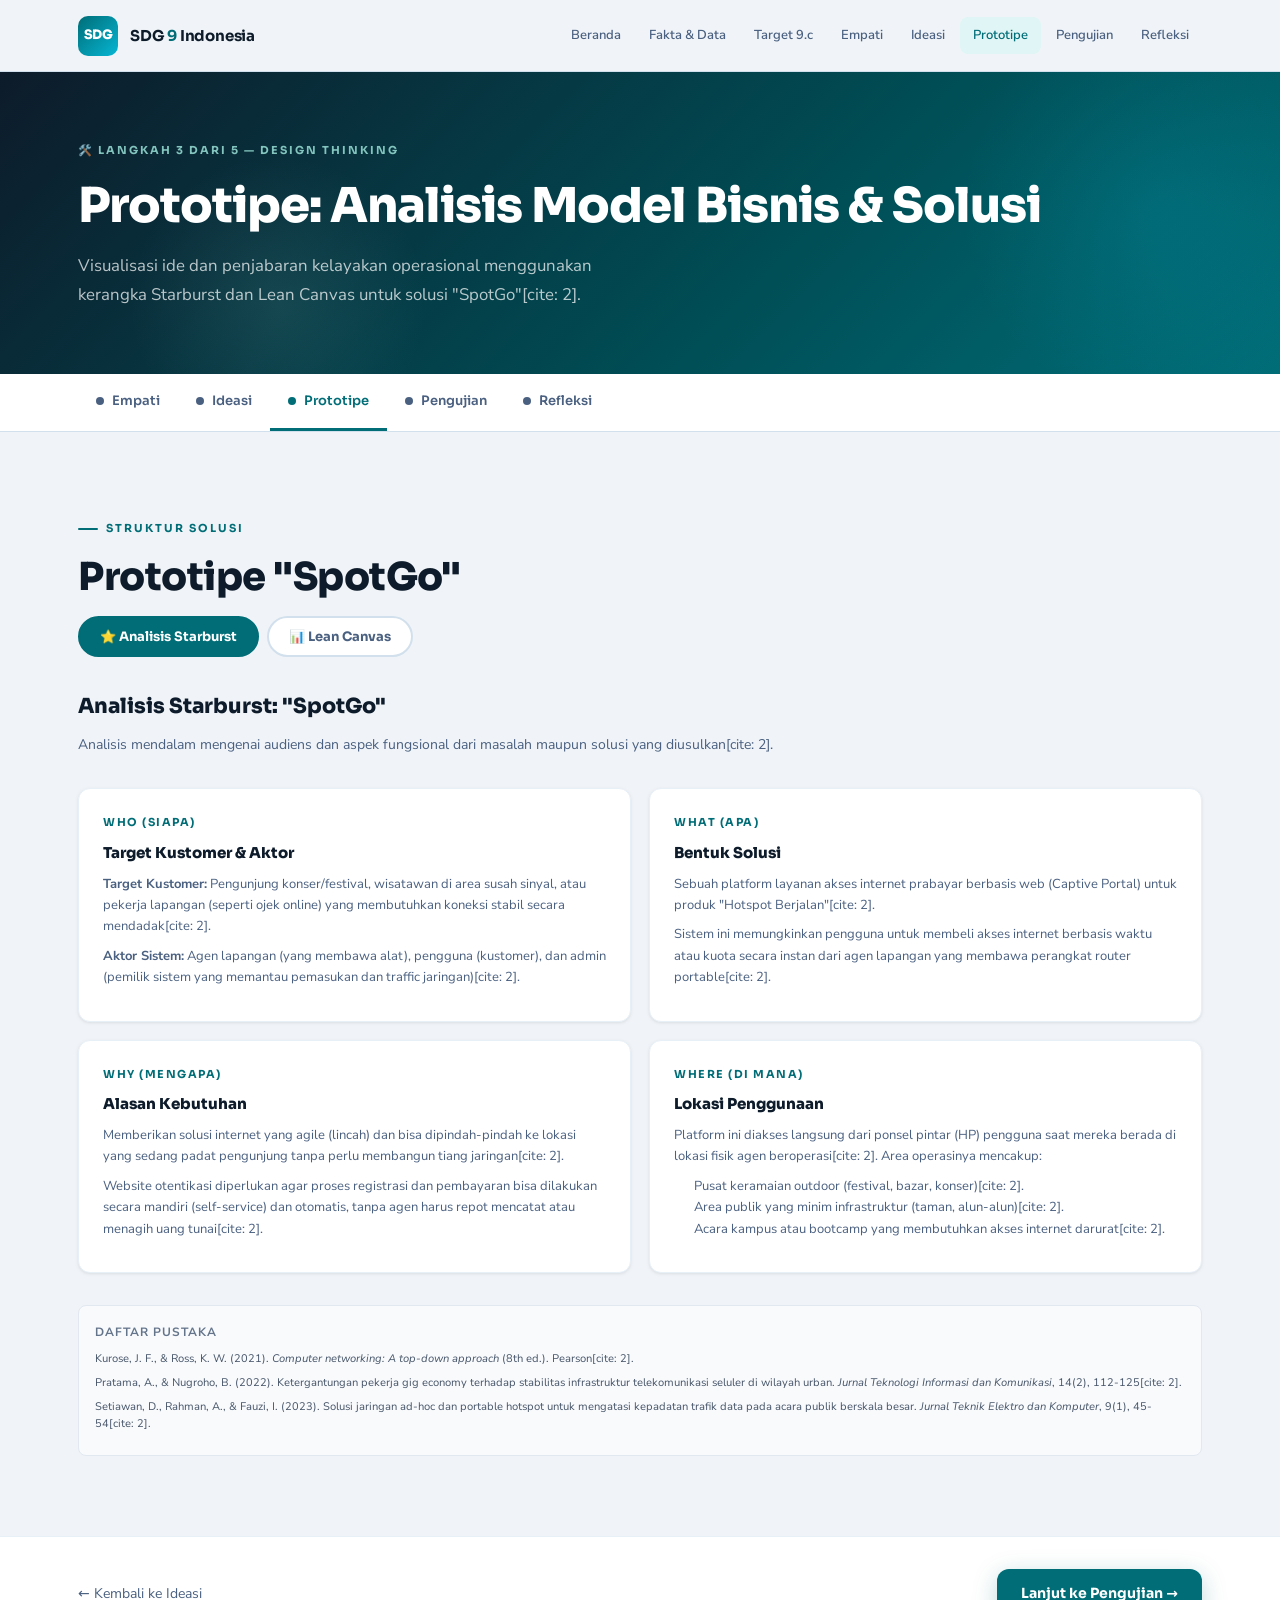
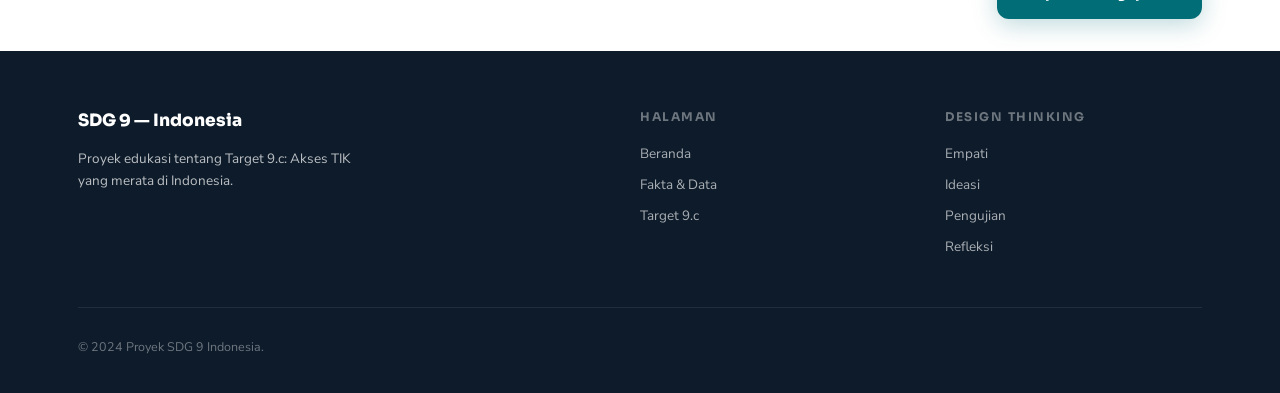
<file: prototype.html>
<!DOCTYPE html>
<html lang="id">
<head>
  <meta charset="UTF-8" />
  <meta name="viewport" content="width=device-width, initial-scale=1.0" />
  <title>Prototipe — SDG 9 Indonesia</title>
  <link rel="stylesheet" href="sdg.css" />
  <style>
    .proto-tabs { display: flex; gap: 8px; margin-bottom: 32px; flex-wrap: wrap; }
    .proto-tab {
      padding: 10px 20px; border-radius: 99px;
      font-family: var(--font-display); font-size: 13px; font-weight: 700;
      cursor: pointer; border: 2px solid var(--border);
      background: var(--bg-card); color: var(--text-muted);
      transition: all 0.2s;
    }
    .proto-tab.active { background: var(--primary); color: #fff; border-color: var(--primary); }
    .proto-tab:hover:not(.active) { border-color: var(--primary); color: var(--primary); }

    .proto-panel { display: none; }
    .proto-panel.active { display: block; }

    /* Module Grid untuk Starburst */
    .module-grid { display: grid; grid-template-columns: repeat(2, 1fr); gap: 18px; }
    .module-card { background: var(--bg-card); border: 1px solid var(--border-light); border-radius: var(--radius-sm); padding: 24px; box-shadow: var(--shadow-sm); }
    .module-num { font-family: var(--font-display); font-size: 11px; font-weight: 700; letter-spacing: 1.5px; text-transform: uppercase; color: var(--primary); margin-bottom: 8px; }
    .module-card h4 { font-family: var(--font-display); font-size: 15px; font-weight: 800; margin-bottom: 8px; }
    .module-card p { font-size: 13px; color: var(--text-muted); line-height: 1.65; margin-bottom: 8px; }
    
    /* Grid Canvas untuk Lean Canvas */
    .canvas-grid { display: grid; grid-template-columns: repeat(5, 1fr); gap: 16px; margin-bottom: 24px; }
    .canvas-card { background: var(--bg-card); border: 1px solid var(--border-light); border-radius: var(--radius-sm); padding: 16px; box-shadow: var(--shadow-sm); font-size: 13px; }
    .canvas-card h4 { font-family: var(--font-display); font-size: 14px; font-weight: 800; margin-bottom: 12px; color: var(--primary); border-bottom: 1px solid var(--border-light); padding-bottom: 8px; }
    .canvas-card h5 { font-family: var(--font-display); font-size: 13px; font-weight: 700; margin-top: 16px; margin-bottom: 8px; color: var(--navy); }
    .canvas-card ul { padding-left: 18px; margin-top: 4px; margin-bottom: 0; color: var(--text-muted); line-height: 1.55; }
    .canvas-card li { margin-bottom: 6px; }
    .canvas-card p { color: var(--text-muted); line-height: 1.55; margin-bottom: 8px; }
    
    /* Referensi Style */
    .reference-box { margin-top: 32px; padding: 16px; background: #F8FAFC; border-radius: 8px; border: 1px solid #E2E8F0; }
    .reference-box h4 { font-size: 12px; font-weight: 700; color: #64748B; text-transform: uppercase; letter-spacing: 1px; margin-bottom: 8px; }
    .reference-box p { font-size: 11px; color: #475569; line-height: 1.6; margin-bottom: 6px; }

    @media (max-width: 900px) {
      .module-grid { grid-template-columns: 1fr; }
      .canvas-grid { grid-template-columns: 1fr; }
      .canvas-card { grid-column: 1 / -1 !important; grid-row: auto !important; }
    }
  </style>
</head>
<body>
<nav class="navbar">
  <div class="navbar-inner">
    <a href="index.html" class="navbar-brand"><div class="navbar-logo">SDG</div><span class="navbar-site-name">SDG <span>9</span> Indonesia</span></a>
    <nav class="navbar-nav">
      <a href="index.html">Beranda</a><a href="facts.html">Fakta & Data</a><a href="target.html">Target 9.c</a>
      <a href="empathy.html">Empati</a><a href="ideation.html">Ideasi</a>
      <a href="prototype.html" class="active">Prototipe</a><a href="testing.html">Pengujian</a><a href="reflection.html">Refleksi</a>
    </nav>
    <button class="nav-toggle" id="navToggle"><span></span><span></span><span></span></button>
  </div>
</nav>
<div class="mobile-menu" id="mobileMenu">
  <a href="index.html">Beranda</a><a href="facts.html">Fakta & Data</a><a href="target.html">Target 9.c</a>
  <a href="empathy.html">Empati & Riset</a><a href="ideation.html">Ideasi</a>
  <a href="prototype.html" class="active">Prototipe</a><a href="testing.html">Pengujian</a><a href="reflection.html">Refleksi</a>
</div>

<header class="page-header">
  <div class="container">
    <div class="page-header-step">🛠️ Langkah 3 dari 5 — Design Thinking</div>
    <h1>Prototipe: Analisis Model Bisnis & Solusi</h1>
    <p>Visualisasi ide dan penjabaran kelayakan operasional menggunakan kerangka Starburst dan Lean Canvas untuk solusi "SpotGo"[cite: 2].</p>
  </div>
</header>

<div class="dt-nav">
  <div class="dt-nav-inner">
    <a href="empathy.html"><span class="dt-nav-dot"></span>Empati</a>
    <a href="ideation.html"><span class="dt-nav-dot"></span>Ideasi</a>
    <a href="prototype.html" class="active"><span class="dt-nav-dot"></span>Prototipe</a>
    <a href="testing.html"><span class="dt-nav-dot"></span>Pengujian</a>
    <a href="reflection.html"><span class="dt-nav-dot"></span>Refleksi</a>
  </div>
</div>

<section class="section">
  <div class="container">
    <div class="section-label fade-up">Struktur Solusi</div>
    <h2 class="section-title fade-up fade-up-d1">Prototipe "SpotGo"</h2>
    
    <!-- Navigation Tabs[cite: 1] -->
    <div class="proto-tabs fade-up fade-up-d2">
      <button class="proto-tab active" onclick="switchTab('starburst')">⭐ Analisis Starburst</button>
      <button class="proto-tab" onclick="switchTab('leancanvas')">📊 Lean Canvas</button>
    </div>

    <!-- Panel Starburst[cite: 2] -->
    <div class="proto-panel active" id="panel-starburst">
      <h3 style="font-family:var(--font-display);font-size:1.3rem;font-weight:800;margin-bottom:8px;">Analisis Starburst: "SpotGo"</h3>
      <p style="font-size:14px;color:var(--text-muted);margin-bottom:32px;line-height:1.7;">Analisis mendalam mengenai audiens dan aspek fungsional dari masalah maupun solusi yang diusulkan[cite: 2].</p>
      
      <div class="module-grid fade-up">
        <div class="module-card">
          <div class="module-num">WHO (Siapa)</div>
          <h4>Target Kustomer & Aktor</h4>
          <p><strong>Target Kustomer:</strong> Pengunjung konser/festival, wisatawan di area susah sinyal, atau pekerja lapangan (seperti ojek online) yang membutuhkan koneksi stabil secara mendadak[cite: 2].</p>
          <p><strong>Aktor Sistem:</strong> Agen lapangan (yang membawa alat), pengguna (kustomer), dan admin (pemilik sistem yang memantau pemasukan dan traffic jaringan)[cite: 2].</p>
        </div>
        <div class="module-card">
          <div class="module-num">WHAT (Apa)</div>
          <h4>Bentuk Solusi</h4>
          <p>Sebuah platform layanan akses internet prabayar berbasis web (Captive Portal) untuk produk "Hotspot Berjalan"[cite: 2].</p>
          <p>Sistem ini memungkinkan pengguna untuk membeli akses internet berbasis waktu atau kuota secara instan dari agen lapangan yang membawa perangkat router portable[cite: 2].</p>
        </div>
        <div class="module-card">
          <div class="module-num">WHY (Mengapa)</div>
          <h4>Alasan Kebutuhan</h4>
          <p>Memberikan solusi internet yang agile (lincah) dan bisa dipindah-pindah ke lokasi yang sedang padat pengunjung tanpa perlu membangun tiang jaringan[cite: 2].</p>
          <p>Website otentikasi diperlukan agar proses registrasi dan pembayaran bisa dilakukan secara mandiri (self-service) dan otomatis, tanpa agen harus repot mencatat atau menagih uang tunai[cite: 2].</p>
        </div>
        <div class="module-card">
          <div class="module-num">WHERE (Di Mana)</div>
          <h4>Lokasi Penggunaan</h4>
          <p>Platform ini diakses langsung dari ponsel pintar (HP) pengguna saat mereka berada di lokasi fisik agen beroperasi[cite: 2]. Area operasinya mencakup:</p>
          <ul style="padding-left: 20px; font-size: 13px; color: var(--text-muted); line-height: 1.65; margin-top: 8px;">
            <li>Pusat keramaian outdoor (festival, bazar, konser)[cite: 2].</li>
            <li>Area publik yang minim infrastruktur (taman, alun-alun)[cite: 2].</li>
            <li>Acara kampus atau bootcamp yang membutuhkan akses internet darurat[cite: 2].</li>
          </ul>
        </div>
      </div>
      
      <div class="reference-box fade-up">
        <h4>Daftar Pustaka</h4>
        <p>Kurose, J. F., & Ross, K. W. (2021). <i>Computer networking: A top-down approach</i> (8th ed.). Pearson[cite: 2].</p>
        <p>Pratama, A., & Nugroho, B. (2022). Ketergantungan pekerja gig economy terhadap stabilitas infrastruktur telekomunikasi seluler di wilayah urban. <i>Jurnal Teknologi Informasi dan Komunikasi</i>, 14(2), 112-125[cite: 2].</p>
        <p>Setiawan, D., Rahman, A., & Fauzi, I. (2023). Solusi jaringan ad-hoc dan portable hotspot untuk mengatasi kepadatan trafik data pada acara publik berskala besar. <i>Jurnal Teknik Elektro dan Komputer</i>, 9(1), 45-54[cite: 2].</p>
      </div>
    </div>

    <!-- Panel Lean Canvas[cite: 2] -->
    <div class="proto-panel" id="panel-leancanvas">
      <h3 style="font-family:var(--font-display);font-size:1.3rem;font-weight:800;margin-bottom:8px;">Lean Canvas Model</h3>
      <p style="font-size:14px;color:var(--text-muted);margin-bottom:32px;line-height:1.7;">Pemetaan strategis yang memperjelas masalah dan solusi yang diusulkan untuk ekosistem Wi-Fi Pop-Up "SpotGo"[cite: 2].</p>

      <div class="canvas-grid fade-up">
        <!-- 1. Masalah -->
        <div class="canvas-card" style="grid-row: span 2;">
          <h4>1. Masalah</h4>
          <ul>
            <li>Jaringan seluler sering down/blank spot di area keramaian akibat traffic overload[cite: 2].</li>
            <li>Infrastruktur Wi-Fi publik statis di area sementara mahal dan tidak efisien[cite: 2].</li>
            <li>Pengunjung kesulitan memesan ojek online, bertransaksi QRIS, atau berkomunikasi saat butuh internet darurat[cite: 2].</li>
          </ul>
          <h5>Alternatif solusi yang sudah ada:</h5>
          <ul>
            <li>Beli kuota darurat dari provider (mahal, lambat aktivasi)[cite: 2].</li>
            <li>Minta tethering dari orang lain (tidak selalu tersedia)[cite: 2].</li>
          </ul>
        </div>
        
        <!-- 4. Solusi & 8. Key Metrics -->
        <div style="grid-row: span 2; display: flex; flex-direction: column; gap: 16px;">
          <div class="canvas-card" style="flex: 1;">
            <h4>4. Solusi</h4>
            <ul>
              <li>Platform captive portal prabayar berbasis web untuk produk Hotspot Berjalan[cite: 2].</li>
              <li>Agen lapangan membawa router portable yang memancarkan Wi-Fi open tanpa password[cite: 2].</li>
              <li>Pembayaran QRIS otomatis tanpa registrasi akun, hanya input nomor HP[cite: 2].</li>
              <li>Paket berbasis waktu: 1 Jam, 2 Jam, 6 Jam, 24 Jam[cite: 2].</li>
            </ul>
          </div>
          <div class="canvas-card" style="flex: 1;">
            <h4>8. Key Metrics</h4>
            <ul>
              <li>Jumlah transaksi per agen per hari (target: >20 transaksi)[cite: 2].</li>
              <li>Waktu dari terhubung Wi-Fi hingga akses aktif (<30 detik)[cite: 2].</li>
              <li>Tingkat konversi pengguna terkoneksi vs yang membeli paket[cite: 2].</li>
            </ul>
          </div>
        </div>

        <!-- 3. Unique Value Prop -->
        <div class="canvas-card" style="grid-row: span 2;">
          <h4>3. Unique Value Proposition</h4>
          <ul>
            <li>Hotspot yang mobile dan bisa berpindah lokasi sesuai keramaian, tidak statis[cite: 2].</li>
            <li>Aktivasi internet otomatis via MAC Address Binding tanpa campur tangan admin[cite: 2].</li>
            <li>Tidak perlu download aplikasi, cukup browser bawaan HP[cite: 2].</li>
            <li>Dari koneksi Wi-Fi hingga internet aktif hanya dalam hitungan detik[cite: 2].</li>
          </ul>
          <h5>Konsep tingkat tinggi:</h5>
          <p><i>"Internet Instan di Manapun Anda Butuhkan, Tanpa Kontrak, Tanpa Aplikasi."</i>[cite: 2]</p>
        </div>

        <!-- 9. Unfair Advantage & 5. Channels -->
        <div style="grid-row: span 2; display: flex; flex-direction: column; gap: 16px;">
          <div class="canvas-card" style="flex: 1;">
            <h4>9. Unfair Advantage</h4>
            <ul>
              <li>Kecepatan deployment tanpa izin infrastruktur tetap seperti ISP[cite: 2].</li>
              <li>Kepercayaan lokal melalui agen lapangan yang dikenal di komunitas acara[cite: 2].</li>
              <li>Biaya operasional jauh lebih rendah dibanding membangun infrastruktur Wi-Fi permanen[cite: 2].</li>
            </ul>
          </div>
          <div class="canvas-card" style="flex: 1;">
            <h4>5. Channels</h4>
            <ul>
              <li>Agen berseragam SpotGo di lokasi acara sebagai titik kontak fisik utama[cite: 2].</li>
              <li>Standing banner bertuliskan SSID Wi-Fi di lokasi strategis[cite: 2].</li>
              <li>Notifikasi WhatsApp otomatis sebagai bukti transaksi dan reminder sisa waktu[cite: 2].</li>
            </ul>
          </div>
        </div>

        <!-- 2. Customer Segments -->
        <div class="canvas-card" style="grid-row: span 2;">
          <h4>2. Customer Segments</h4>
          <ul>
            <li>Pengunjung konser, festival, bazar, dan acara outdoor[cite: 2].</li>
            <li>Wisatawan di area susah sinyal[cite: 2].</li>
            <li>Pekerja lapangan (ojek online, kurir) yang butuh koneksi darurat[cite: 2].</li>
            <li>Peserta acara kampus dan bootcamp[cite: 2].</li>
          </ul>
          <h5>Early Adopters:</h5>
          <ul>
            <li>Event organizer yang butuh solusi internet darurat untuk peserta[cite: 2].</li>
            <li>Komunitas anak muda urban yang aktif di festival dan konser[cite: 2].</li>
          </ul>
        </div>
        
        <!-- Bottom Row (Cost & Revenue) -->
        <div class="canvas-card" style="grid-column: 1 / 4;">
          <h4>7. Cost Structure</h4>
          <ul>
            <li>Perangkat per agen: router mobile + baterai portable + modem 4G/5G (Rp2-3 juta)[cite: 2].</li>
            <li>Kuota data upstream modem agen: Rp100-200 ribu/hari operasional penuh[cite: 2].</li>
            <li>Pengembangan web captive portal (satu kali): Rp 2-5 juta[cite: 2].</li>
            <li>Biaya payment gateway QRIS: 0,7% per transaksi[cite: 2].</li>
          </ul>
        </div>
        <div class="canvas-card" style="grid-column: 4 / 6;">
          <h4>6. Revenue Streams</h4>
          <ul>
            <li>Paket 1 Jam: Rp5.000 | 2 Jam: Rp8.000 | 6 Jam: Rp15.000 | 24 Jam: Rp20.000[cite: 2].</li>
            <li>Estimasi per agen per acara: 50 pengguna x rata-rata Rp8.000 = Rp400.000/hari[cite: 2].</li>
            <li>Revenue tambahan: kemitraan B2B paket borongan dengan event organizer[cite: 2].</li>
            <li>Model bagi hasil agen dan platform SpotGo (contoh: 70:30)[cite: 2].</li>
          </ul>
        </div>
      </div>

      <div class="reference-box fade-up">
        <h4>Daftar Pustaka</h4>
        <p>Saputra, A., & Rachman, F. (2021). Analisis degradasi kinerja jaringan seluler pada pusat keramaian dan event berskala besar di wilayah urban. <i>Jurnal Telekomunikasi dan Jaringan Komputer</i>, 12(3), 210-224[cite: 2].</p>
        <p>Wibowo, R., Hartono, B., & Setiadi, T. (2022). Implementasi captive portal dan MAC address binding untuk manajemen bandwidth dan otentikasi jaringan publik tanpa aplikasi klien. <i>Jurnal Rekayasa Sistem dan Teknologi Informasi</i>, 6(1), 88-97[cite: 2].</p>
      </div>
    </div>
  </div>
</section>

<div style="background:var(--bg-card);border-top:1px solid var(--border-light);padding:32px 0;">
  <div class="container" style="display:flex;justify-content:space-between;align-items:center;flex-wrap:wrap;gap:16px;">
    <a href="ideation.html" style="font-size:14px;color:var(--text-muted);">← Kembali ke Ideasi</a>
    <a href="testing.html" class="btn-primary">Lanjut ke Pengujian →</a>
  </div>
</div>

<footer class="footer">
  <div class="container">
    <div class="footer-grid">
      <div class="footer-brand"><h3>SDG 9 — Indonesia</h3><p>Proyek edukasi tentang Target 9.c: Akses TIK yang merata di Indonesia.</p></div>
      <div class="footer-col"><h4>Halaman</h4><a href="index.html">Beranda</a><a href="facts.html">Fakta & Data</a><a href="target.html">Target 9.c</a></div>
      <div class="footer-col"><h4>Design Thinking</h4><a href="empathy.html">Empati</a><a href="ideation.html">Ideasi</a><a href="testing.html">Pengujian</a><a href="reflection.html">Refleksi</a></div>
    </div>
    <div class="footer-bottom"><span>© 2024 Proyek SDG 9 Indonesia.</span></div>
  </div>
</footer>
<script>
  function switchTab(id) {
    document.querySelectorAll('.proto-tab').forEach((t,i) => t.classList.remove('active'));
    document.querySelectorAll('.proto-panel').forEach(p => p.classList.remove('active'));
    document.getElementById('panel-'+id).classList.add('active');
    event.target.classList.add('active');
  }
  document.getElementById('navToggle').addEventListener('click',()=>document.getElementById('mobileMenu').classList.toggle('open'));
  const obs=new IntersectionObserver(e=>e.forEach(x=>{if(x.isIntersecting)x.target.classList.add('visible');}),{threshold:0.1});
  document.querySelectorAll('.fade-up').forEach(el=>obs.observe(el));
</script>
</body>
</html>
</file>
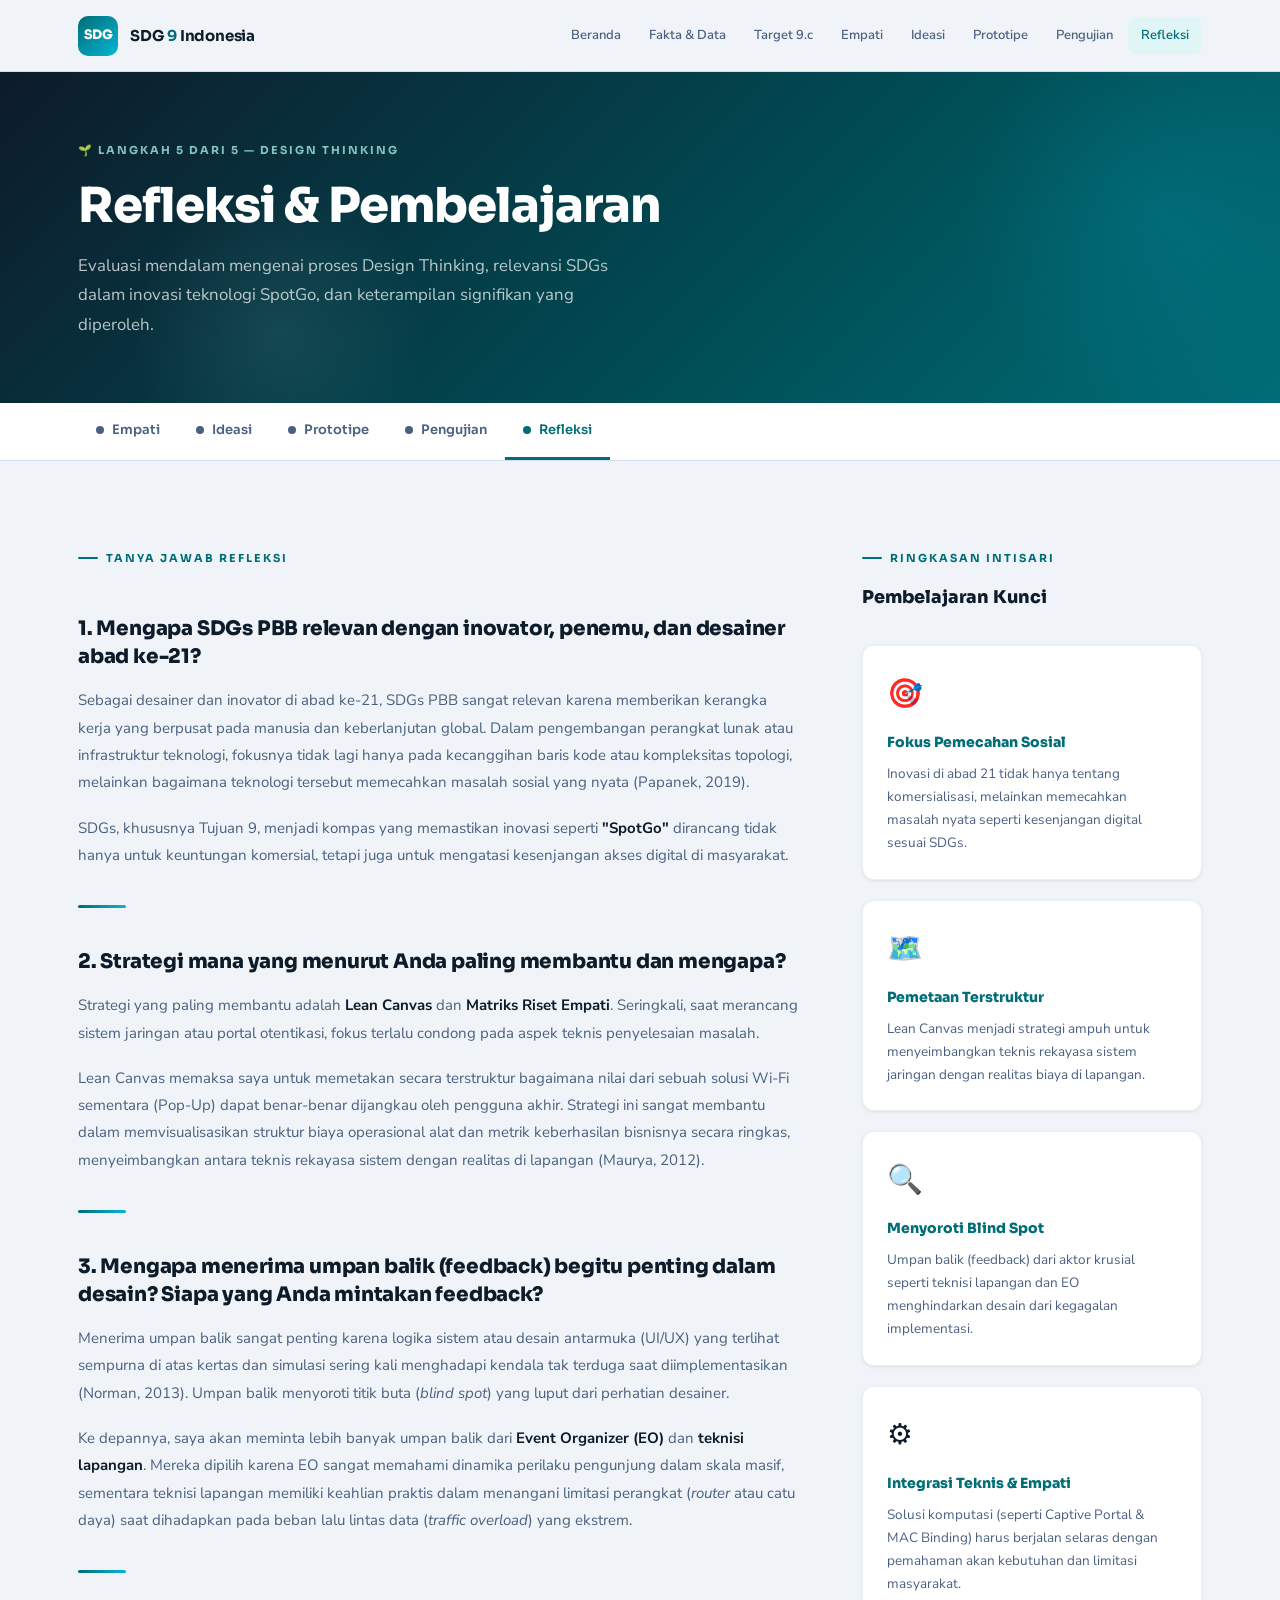
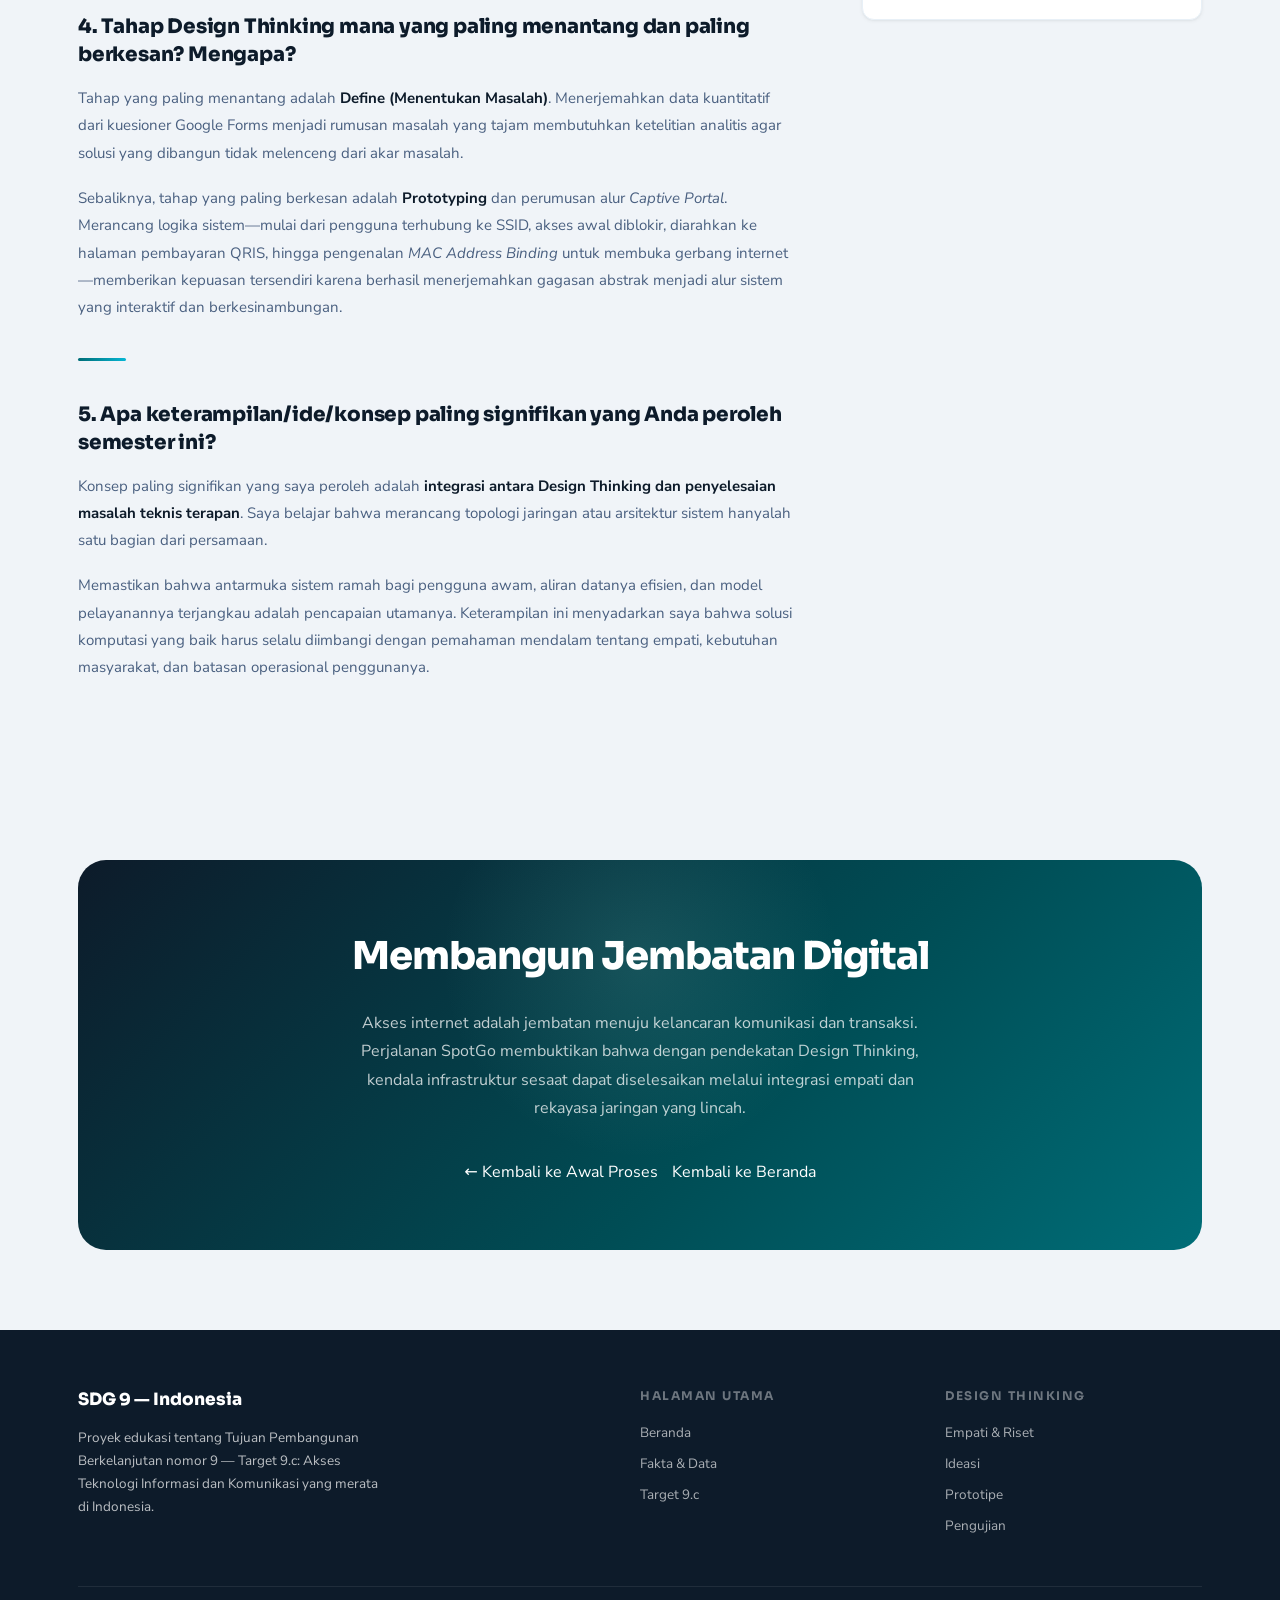
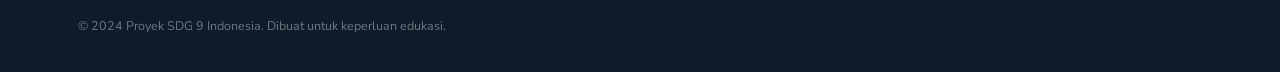
<file: reflection.html>
<!DOCTYPE html>
<html lang="id">
<head>
  <meta charset="UTF-8" />
  <meta name="viewport" content="width=device-width, initial-scale=1.0" />
  <title>Refleksi — SDG 9 Indonesia</title>
  <link rel="stylesheet" href="sdg.css" />
  <style>
    .reflection-prose {
      max-width: 100%;
    }
    .reflection-prose h3 {
      font-family: var(--font-display);
      font-size: 1.25rem; font-weight: 800;
      margin: 40px 0 16px; letter-spacing: -0.2px;
      color: var(--navy);
      line-height: 1.4;
    }
    .reflection-prose h3:first-child { margin-top: 0; }
    .reflection-prose p {
      font-size: 15px; color: var(--text-muted);
      line-height: 1.82; margin-bottom: 18px;
    }
    .reflection-prose p strong { color: var(--text); font-weight: 700; }
    .reflection-divider {
      width: 48px; height: 3px;
      background: linear-gradient(90deg, var(--primary), var(--teal));
      border-radius: 2px;
      margin: 36px 0;
    }

    .learning-grid { display: grid; grid-template-columns: 1fr 1fr; gap: 20px; margin: 32px 0; }
    .learning-card {
      background: var(--bg-card); border: 1px solid var(--border-light);
      border-radius: var(--radius-sm); padding: 24px;
      box-shadow: var(--shadow-sm);
    }
    .lc-icon { font-size: 1.8rem; margin-bottom: 12px; }
    .learning-card h5 { font-family: var(--font-display); font-size: 14px; font-weight: 800; margin-bottom: 8px; color: var(--primary); }
    .learning-card p { font-size: 13.5px; color: var(--text-muted); line-height: 1.7; margin: 0; }

    .closing-panel {
      background: linear-gradient(135deg, var(--navy) 0%, var(--primary-dark) 60%, var(--primary) 100%);
      border-radius: 28px; padding: 64px;
      text-align: center; color: #fff;
      position: relative; overflow: hidden;
    }
    .closing-panel::before {
      content: ''; position: absolute; top: -100px; left: 50%;
      transform: translateX(-50%);
      width: 400px; height: 400px;
      background: radial-gradient(circle, rgba(131,197,190,0.15) 0%, transparent 70%);
    }
    .closing-panel h2 { font-family: var(--font-display); font-size: clamp(1.8rem,3vw,2.8rem); font-weight: 800; letter-spacing: -1px; margin-bottom: 20px; position: relative; }
    .closing-panel p { font-size: 16px; opacity: 0.75; line-height: 1.78; max-width: 600px; margin: 0 auto 36px; position: relative; }
    .closing-nav { display: flex; gap: 14px; justify-content: center; flex-wrap: wrap; position: relative; }

    @media (max-width: 900px) {
      .main-grid { grid-template-columns: 1fr !important; gap: 40px !important; }
    }
    @media (max-width: 700px) {
      .learning-grid { grid-template-columns: 1fr; }
      .closing-panel { padding: 40px 28px; }
    }
  </style>
</head>
<body>
<nav class="navbar">
  <div class="navbar-inner">
    <a href="index.html" class="navbar-brand"><div class="navbar-logo">SDG</div><span class="navbar-site-name">SDG <span>9</span> Indonesia</span></a>
    <nav class="navbar-nav">
      <a href="index.html">Beranda</a><a href="facts.html">Fakta & Data</a><a href="target.html">Target 9.c</a>
      <a href="empathy.html">Empati</a><a href="ideation.html">Ideasi</a>
      <a href="prototype.html">Prototipe</a><a href="testing.html">Pengujian</a><a href="reflection.html" class="active">Refleksi</a>
    </nav>
    <button class="nav-toggle" id="navToggle"><span></span><span></span><span></span></button>
  </div>
</nav>
<div class="mobile-menu" id="mobileMenu">
  <a href="index.html">Beranda</a><a href="facts.html">Fakta & Data</a><a href="target.html">Target 9.c</a>
  <a href="empathy.html">Empati & Riset</a><a href="ideation.html">Ideasi</a>
  <a href="prototype.html">Prototipe</a><a href="testing.html">Pengujian</a><a href="reflection.html" class="active">Refleksi</a>
</div>

<header class="page-header">
  <div class="container">
    <div class="page-header-step">🌱 Langkah 5 dari 5 — Design Thinking</div>
    <h1>Refleksi & Pembelajaran</h1>
    <p>Evaluasi mendalam mengenai proses Design Thinking, relevansi SDGs dalam inovasi teknologi SpotGo, dan keterampilan signifikan yang diperoleh.</p>
  </div>
</header>

<div class="dt-nav">
  <div class="dt-nav-inner">
    <a href="empathy.html"><span class="dt-nav-dot"></span>Empati</a>
    <a href="ideation.html"><span class="dt-nav-dot"></span>Ideasi</a>
    <a href="prototype.html"><span class="dt-nav-dot"></span>Prototipe</a>
    <a href="testing.html"><span class="dt-nav-dot"></span>Pengujian</a>
    <a href="reflection.html" class="active"><span class="dt-nav-dot"></span>Refleksi</a>
  </div>
</div>

<section class="section">
  <div class="container">
    <div class="main-grid" style="display:grid;grid-template-columns:1fr 340px;gap:64px;align-items:start;">
      <div class="reflection-prose fade-up">
        <div class="section-label" style="margin-bottom:8px;">Tanya Jawab Refleksi</div>

        <h3>1. Mengapa SDGs PBB relevan dengan inovator, penemu, dan desainer abad ke-21?</h3>
        <p>Sebagai desainer dan inovator di abad ke-21, SDGs PBB sangat relevan karena memberikan kerangka kerja yang berpusat pada manusia dan keberlanjutan global. Dalam pengembangan perangkat lunak atau infrastruktur teknologi, fokusnya tidak lagi hanya pada kecanggihan baris kode atau kompleksitas topologi, melainkan bagaimana teknologi tersebut memecahkan masalah sosial yang nyata (Papanek, 2019).</p>
        <p>SDGs, khususnya Tujuan 9, menjadi kompas yang memastikan inovasi seperti <strong>"SpotGo"</strong> dirancang tidak hanya untuk keuntungan komersial, tetapi juga untuk mengatasi kesenjangan akses digital di masyarakat.</p>

        <div class="reflection-divider"></div>

        <h3>2. Strategi mana yang menurut Anda paling membantu dan mengapa?</h3>
        <p>Strategi yang paling membantu adalah <strong>Lean Canvas</strong> dan <strong>Matriks Riset Empati</strong>. Seringkali, saat merancang sistem jaringan atau portal otentikasi, fokus terlalu condong pada aspek teknis penyelesaian masalah.</p>
        <p>Lean Canvas memaksa saya untuk memetakan secara terstruktur bagaimana nilai dari sebuah solusi Wi-Fi sementara (Pop-Up) dapat benar-benar dijangkau oleh pengguna akhir. Strategi ini sangat membantu dalam memvisualisasikan struktur biaya operasional alat dan metrik keberhasilan bisnisnya secara ringkas, menyeimbangkan antara teknis rekayasa sistem dengan realitas di lapangan (Maurya, 2012).</p>

        <div class="reflection-divider"></div>

        <h3>3. Mengapa menerima umpan balik (feedback) begitu penting dalam desain? Siapa yang Anda mintakan feedback?</h3>
        <p>Menerima umpan balik sangat penting karena logika sistem atau desain antarmuka (UI/UX) yang terlihat sempurna di atas kertas dan simulasi sering kali menghadapi kendala tak terduga saat diimplementasikan (Norman, 2013). Umpan balik menyoroti titik buta (<em>blind spot</em>) yang luput dari perhatian desainer.</p>
        <p>Ke depannya, saya akan meminta lebih banyak umpan balik dari <strong>Event Organizer (EO)</strong> dan <strong>teknisi lapangan</strong>. Mereka dipilih karena EO sangat memahami dinamika perilaku pengunjung dalam skala masif, sementara teknisi lapangan memiliki keahlian praktis dalam menangani limitasi perangkat (<em>router</em> atau catu daya) saat dihadapkan pada beban lalu lintas data (<em>traffic overload</em>) yang ekstrem.</p>

        <div class="reflection-divider"></div>

        <h3>4. Tahap Design Thinking mana yang paling menantang dan paling berkesan? Mengapa?</h3>
        <p>Tahap yang paling menantang adalah <strong>Define (Menentukan Masalah)</strong>. Menerjemahkan data kuantitatif dari kuesioner Google Forms menjadi rumusan masalah yang tajam membutuhkan ketelitian analitis agar solusi yang dibangun tidak melenceng dari akar masalah.</p>
        <p>Sebaliknya, tahap yang paling berkesan adalah <strong>Prototyping</strong> dan perumusan alur <em>Captive Portal</em>. Merancang logika sistem—mulai dari pengguna terhubung ke SSID, akses awal diblokir, diarahkan ke halaman pembayaran QRIS, hingga pengenalan <em>MAC Address Binding</em> untuk membuka gerbang internet—memberikan kepuasan tersendiri karena berhasil menerjemahkan gagasan abstrak menjadi alur sistem yang interaktif dan berkesinambungan.</p>

        <div class="reflection-divider"></div>

        <h3>5. Apa keterampilan/ide/konsep paling signifikan yang Anda peroleh semester ini?</h3>
        <p>Konsep paling signifikan yang saya peroleh adalah <strong>integrasi antara Design Thinking dan penyelesaian masalah teknis terapan</strong>. Saya belajar bahwa merancang topologi jaringan atau arsitektur sistem hanyalah satu bagian dari persamaan.</p>
        <p>Memastikan bahwa antarmuka sistem ramah bagi pengguna awam, aliran datanya efisien, dan model pelayanannya terjangkau adalah pencapaian utamanya. Keterampilan ini menyadarkan saya bahwa solusi komputasi yang baik harus selalu diimbangi dengan pemahaman mendalam tentang empati, kebutuhan masyarakat, dan batasan operasional penggunanya.</p>
      </div>

      <div class="fade-up fade-up-d2" style="position:sticky;top:calc(var(--nav-h) + 24px);">
        <div class="section-label" style="margin-bottom:16px;">Ringkasan Intisari</div>
        <h3 style="font-family:var(--font-display);font-size:1.1rem;font-weight:800;margin-bottom:20px;">Pembelajaran Kunci</h3>
        <div class="learning-grid" style="grid-template-columns:1fr;">
          <div class="learning-card">
            <div class="lc-icon">🎯</div>
            <h5>Fokus Pemecahan Sosial</h5>
            <p>Inovasi di abad 21 tidak hanya tentang komersialisasi, melainkan memecahkan masalah nyata seperti kesenjangan digital sesuai SDGs.</p>
          </div>
          <div class="learning-card">
            <div class="lc-icon">🗺️</div>
            <h5>Pemetaan Terstruktur</h5>
            <p>Lean Canvas menjadi strategi ampuh untuk menyeimbangkan teknis rekayasa sistem jaringan dengan realitas biaya di lapangan.</p>
          </div>
          <div class="learning-card">
            <div class="lc-icon">🔍</div>
            <h5>Menyoroti Blind Spot</h5>
            <p>Umpan balik (feedback) dari aktor krusial seperti teknisi lapangan dan EO menghindarkan desain dari kegagalan implementasi.</p>
          </div>
          <div class="learning-card">
            <div class="lc-icon">⚙️</div>
            <h5>Integrasi Teknis & Empati</h5>
            <p>Solusi komputasi (seperti Captive Portal & MAC Binding) harus berjalan selaras dengan pemahaman akan kebutuhan dan limitasi masyarakat.</p>
          </div>
        </div>
      </div>
    </div>
  </div>
</section>

<section class="section">
  <div class="container">
    <div class="closing-panel fade-up">
      <h2>Membangun Jembatan Digital</h2>
      <p>Akses internet adalah jembatan menuju kelancaran komunikasi dan transaksi. Perjalanan SpotGo membuktikan bahwa dengan pendekatan Design Thinking, kendala infrastruktur sesaat dapat diselesaikan melalui integrasi empati dan rekayasa jaringan yang lincah.</p>
      <div class="closing-nav">
        <a href="empathy.html" class="btn-white">← Kembali ke Awal Proses</a>
        <a href="index.html" class="btn-ghost-white">Kembali ke Beranda</a>
      </div>
    </div>
  </div>
</section>

<footer class="footer">
  <div class="container">
    <div class="footer-grid">
      <div class="footer-brand">
        <h3>SDG 9 — Indonesia</h3>
        <p>Proyek edukasi tentang Tujuan Pembangunan Berkelanjutan nomor 9 — Target 9.c: Akses Teknologi Informasi dan Komunikasi yang merata di Indonesia.</p>
      </div>
      <div class="footer-col">
        <h4>Halaman Utama</h4>
        <a href="index.html">Beranda</a>
        <a href="facts.html">Fakta & Data</a>
        <a href="target.html">Target 9.c</a>
      </div>
      <div class="footer-col">
        <h4>Design Thinking</h4>
        <a href="empathy.html">Empati & Riset</a>
        <a href="ideation.html">Ideasi</a>
        <a href="prototype.html">Prototipe</a>
        <a href="testing.html">Pengujian</a>
      </div>
    </div>
    <div class="footer-bottom">
      <span>© 2024 Proyek SDG 9 Indonesia. Dibuat untuk keperluan edukasi.</span>
    </div>
  </div>
</footer>
<script>
  document.getElementById('navToggle').addEventListener('click',()=>document.getElementById('mobileMenu').classList.toggle('open'));
  const obs=new IntersectionObserver(e=>e.forEach(x=>{if(x.isIntersecting)x.target.classList.add('visible');}),{threshold:0.08});
  document.querySelectorAll('.fade-up').forEach(el=>obs.observe(el));
</script>
</body>
</html>
</file>
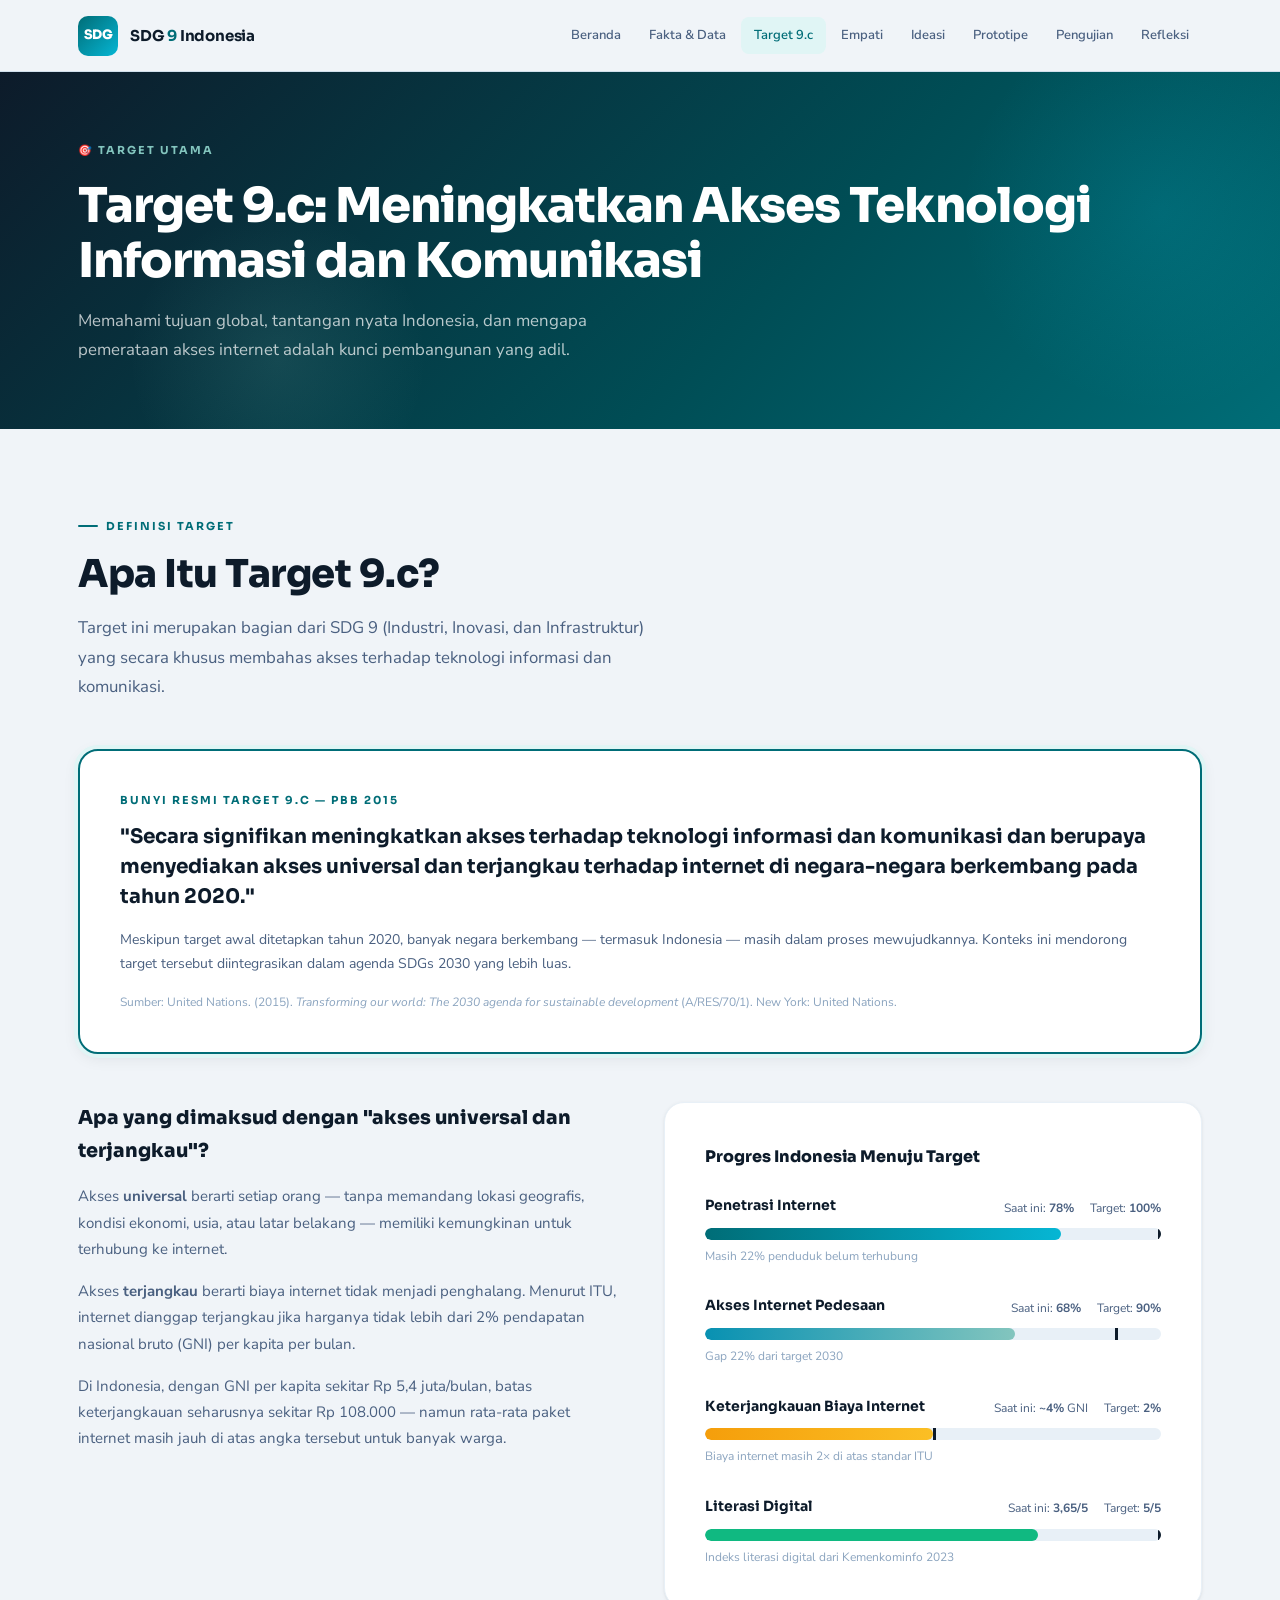
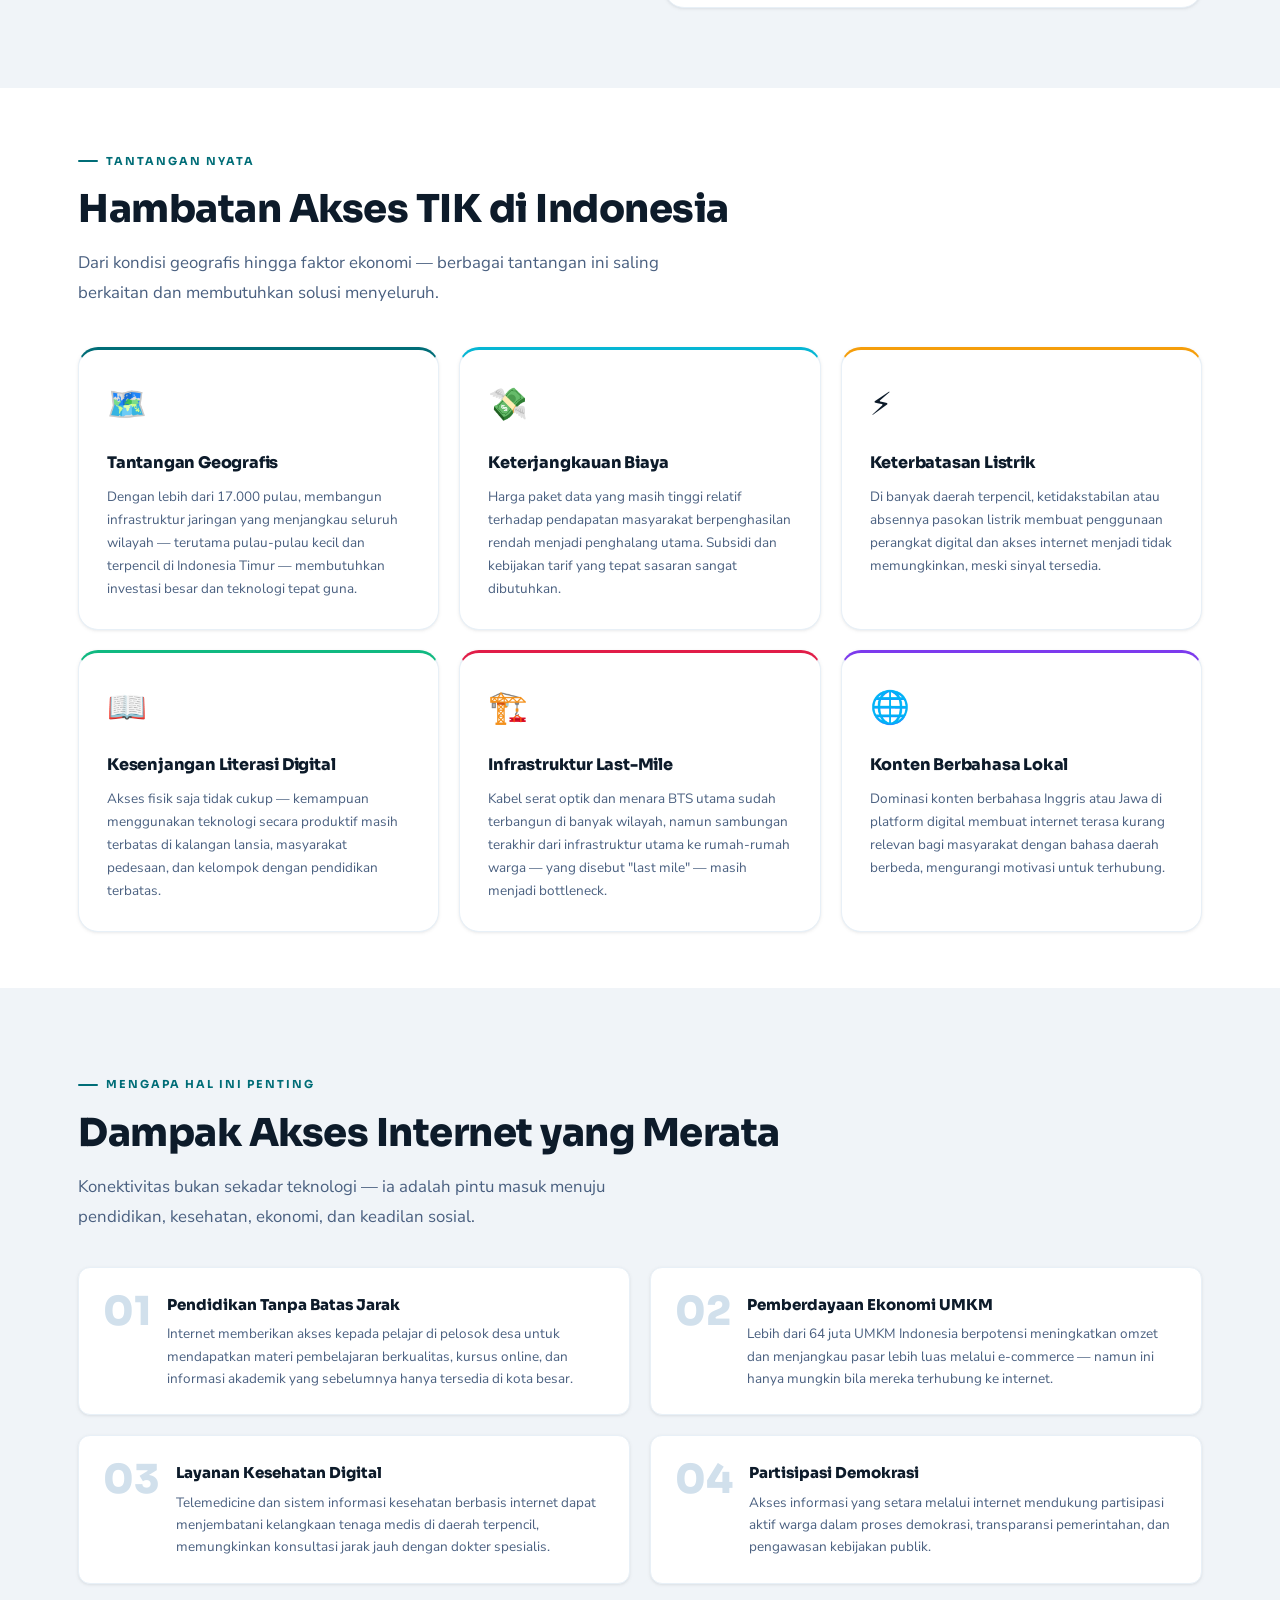
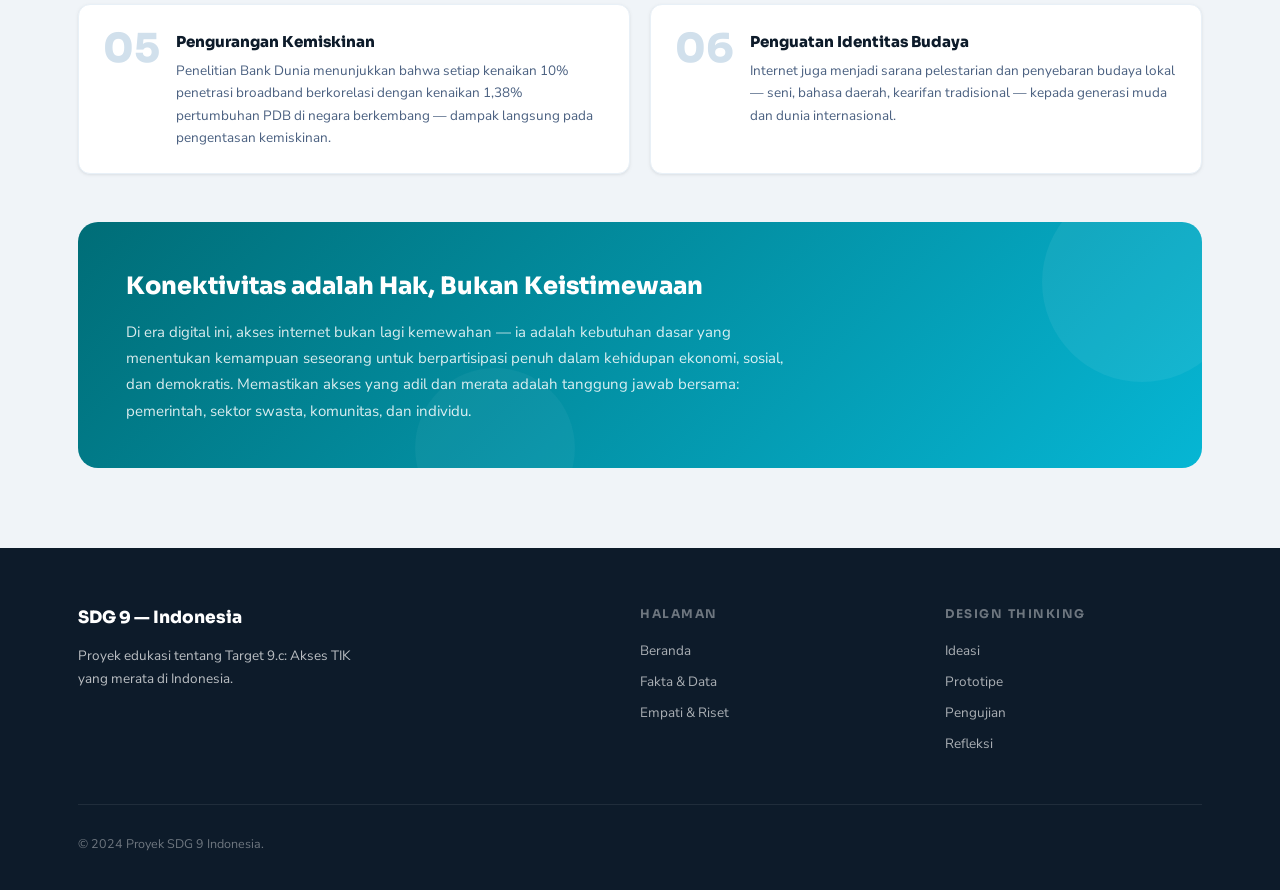
<file: target.html>
<!DOCTYPE html>
<html lang="id">
<head>
  <meta charset="UTF-8" />
  <meta name="viewport" content="width=device-width, initial-scale=1.0" />
  <title>Target 9.c — Akses TIK di Indonesia</title>
  <link rel="stylesheet" href="sdg.css" />
  <style>
    .target-hero-card {
      background: var(--bg-card);
      border: 2px solid var(--primary);
      border-radius: var(--radius);
      padding: 40px;
      box-shadow: 0 0 0 4px var(--primary-soft), var(--shadow);
      margin: 48px 0;
    }
    .target-hero-card .t-label { font-family: var(--font-display); font-size: 11px; font-weight: 700; letter-spacing: 2px; text-transform: uppercase; color: var(--primary); margin-bottom: 12px; }
    .target-hero-card blockquote { font-family: var(--font-display); font-size: 1.25rem; font-weight: 700; color: var(--text); line-height: 1.5; border: none; margin: 0; padding: 0; }
    .target-hero-card .t-source { font-size: 12px; color: var(--text-light); margin-top: 16px; }

    .challenge-grid { display: grid; grid-template-columns: repeat(3, 1fr); gap: 20px; margin-top: 40px; }
    .challenge-card {
      background: var(--bg-card);
      border: 1px solid var(--border-light);
      border-radius: var(--radius);
      padding: 28px;
      box-shadow: var(--shadow-sm);
      transition: transform 0.2s, box-shadow 0.2s;
      border-top: 3px solid transparent;
    }
    .challenge-card:hover { transform: translateY(-4px); box-shadow: var(--shadow); }
    .challenge-card.c1 { border-top-color: var(--primary); }
    .challenge-card.c2 { border-top-color: var(--teal); }
    .challenge-card.c3 { border-top-color: #F59E0B; }
    .challenge-card.c4 { border-top-color: var(--green); }
    .challenge-card.c5 { border-top-color: #E11D48; }
    .challenge-card.c6 { border-top-color: #7C3AED; }
    .challenge-icon { font-size: 2rem; margin-bottom: 16px; }
    .challenge-card h4 { font-family: var(--font-display); font-size: 1rem; font-weight: 800; margin-bottom: 10px; letter-spacing: -0.2px; }
    .challenge-card p { font-size: 13.5px; color: var(--text-muted); line-height: 1.7; }

    .why-grid {
      display: grid; grid-template-columns: 1fr 1fr;
      gap: 20px; margin-top: 36px;
    }
    .why-item {
      display: flex; gap: 16px;
      background: var(--bg-card);
      border: 1px solid var(--border-light);
      border-radius: var(--radius-sm);
      padding: 24px;
      box-shadow: var(--shadow-sm);
    }
    .why-num {
      font-family: var(--font-display);
      font-size: 2.5rem; font-weight: 800;
      color: var(--border);
      line-height: 1; flex-shrink: 0;
      min-width: 48px;
    }
    .why-body h4 { font-family: var(--font-display); font-size: 15px; font-weight: 800; margin-bottom: 6px; }
    .why-body p { font-size: 13.5px; color: var(--text-muted); line-height: 1.65; }

    .progress-section {
      background: var(--bg-card);
      border-radius: var(--radius);
      padding: 40px;
      border: 1px solid var(--border-light);
      box-shadow: var(--shadow-sm);
    }
    .progress-item { margin-bottom: 28px; }
    .progress-item:last-child { margin-bottom: 0; }
    .progress-header { display: flex; justify-content: space-between; align-items: flex-end; margin-bottom: 10px; }
    .progress-title { font-family: var(--font-display); font-size: 14px; font-weight: 700; }
    .progress-vals { display: flex; gap: 16px; font-size: 12px; color: var(--text-muted); }
    .progress-val strong { font-family: var(--font-display); font-weight: 800; color: var(--text); }
    .progress-track { height: 12px; background: var(--bg-subtle); border-radius: 99px; overflow: hidden; position: relative; }
    .progress-current { height: 100%; border-radius: 99px; position: relative; }
    .progress-target-marker {
      position: absolute; top: -4px;
      width: 3px; height: 20px;
      background: var(--navy);
      border-radius: 2px;
    }
    .progress-note { font-size: 12px; color: var(--text-light); margin-top: 6px; }

    @media (max-width: 900px) {
      .challenge-grid { grid-template-columns: 1fr 1fr; }
      .why-grid { grid-template-columns: 1fr; }
    }
    @media (max-width: 600px) {
      .challenge-grid { grid-template-columns: 1fr; }
    }
  </style>
</head>
<body>

<nav class="navbar">
  <div class="navbar-inner">
    <a href="index.html" class="navbar-brand">
      <div class="navbar-logo">SDG</div>
      <span class="navbar-site-name">SDG <span>9</span> Indonesia</span>
    </a>
    <nav class="navbar-nav">
      <a href="index.html">Beranda</a>
      <a href="facts.html">Fakta & Data</a>
      <a href="target.html" class="active">Target 9.c</a>
      <a href="empathy.html">Empati</a>
      <a href="ideation.html">Ideasi</a>
      <a href="prototype.html">Prototipe</a>
      <a href="testing.html">Pengujian</a>
      <a href="reflection.html">Refleksi</a>
    </nav>
    <button class="nav-toggle" id="navToggle"><span></span><span></span><span></span></button>
  </div>
</nav>
<div class="mobile-menu" id="mobileMenu">
  <a href="index.html">Beranda</a><a href="facts.html">Fakta & Data</a>
  <a href="target.html" class="active">Target 9.c</a><a href="empathy.html">Empati & Riset</a>
  <a href="ideation.html">Ideasi</a><a href="prototype.html">Prototipe</a>
  <a href="testing.html">Pengujian</a><a href="reflection.html">Refleksi</a>
</div>

<header class="page-header">
  <div class="container">
    <div class="page-header-step">🎯 Target Utama</div>
    <h1>Target 9.c: Meningkatkan Akses Teknologi Informasi dan Komunikasi</h1>
    <p>Memahami tujuan global, tantangan nyata Indonesia, dan mengapa pemerataan akses internet adalah kunci pembangunan yang adil.</p>
  </div>
</header>

<section class="section">
  <div class="container">
    <div class="section-label fade-up">Definisi Target</div>
    <h2 class="section-title fade-up fade-up-d1">Apa Itu Target 9.c?</h2>
    <p class="section-desc fade-up fade-up-d2">Target ini merupakan bagian dari SDG 9 (Industri, Inovasi, dan Infrastruktur) yang secara khusus membahas akses terhadap teknologi informasi dan komunikasi.</p>

    <div class="target-hero-card fade-up fade-up-d3">
      <div class="t-label">Bunyi Resmi Target 9.c — PBB 2015</div>
      <blockquote>
        "Secara signifikan meningkatkan akses terhadap teknologi informasi dan komunikasi dan berupaya menyediakan akses universal dan terjangkau terhadap internet di negara-negara berkembang pada tahun 2020."
      </blockquote>
      <p style="font-size:14px;color:var(--text-muted);margin-top:16px;line-height:1.7;">Meskipun target awal ditetapkan tahun 2020, banyak negara berkembang — termasuk Indonesia — masih dalam proses mewujudkannya. Konteks ini mendorong target tersebut diintegrasikan dalam agenda SDGs 2030 yang lebih luas.</p>
      <p class="t-source">Sumber: United Nations. (2015). <em>Transforming our world: The 2030 agenda for sustainable development</em> (A/RES/70/1). New York: United Nations.</p>
    </div>

    <div style="display:grid;grid-template-columns:1fr 1fr;gap:48px;align-items:start;" class="fade-up">
      <div>
        <h3 style="font-family:var(--font-display);font-size:1.2rem;font-weight:800;margin-bottom:16px;">Apa yang dimaksud dengan "akses universal dan terjangkau"?</h3>
        <p style="font-size:15px;color:var(--text-muted);line-height:1.75;margin-bottom:16px;">Akses <strong>universal</strong> berarti setiap orang — tanpa memandang lokasi geografis, kondisi ekonomi, usia, atau latar belakang — memiliki kemungkinan untuk terhubung ke internet.</p>
        <p style="font-size:15px;color:var(--text-muted);line-height:1.75;margin-bottom:16px;">Akses <strong>terjangkau</strong> berarti biaya internet tidak menjadi penghalang. Menurut ITU, internet dianggap terjangkau jika harganya tidak lebih dari 2% pendapatan nasional bruto (GNI) per kapita per bulan.</p>
        <p style="font-size:15px;color:var(--text-muted);line-height:1.75;">Di Indonesia, dengan GNI per kapita sekitar Rp 5,4 juta/bulan, batas keterjangkauan seharusnya sekitar Rp 108.000 — namun rata-rata paket internet masih jauh di atas angka tersebut untuk banyak warga.</p>
      </div>
      <div class="progress-section">
        <h3 style="font-family:var(--font-display);font-size:1rem;font-weight:800;margin-bottom:24px;">Progres Indonesia Menuju Target</h3>
        <div class="progress-item">
          <div class="progress-header">
            <span class="progress-title">Penetrasi Internet</span>
            <div class="progress-vals"><span>Saat ini: <strong>78%</strong></span><span>Target: <strong>100%</strong></span></div>
          </div>
          <div class="progress-track">
            <div class="progress-current" style="width:78%;background:linear-gradient(90deg,var(--primary),var(--teal));"></div>
            <div class="progress-target-marker" style="left:calc(100% - 3px);"></div>
          </div>
          <p class="progress-note">Masih 22% penduduk belum terhubung</p>
        </div>
        <div class="progress-item">
          <div class="progress-header">
            <span class="progress-title">Akses Internet Pedesaan</span>
            <div class="progress-vals"><span>Saat ini: <strong>68%</strong></span><span>Target: <strong>90%</strong></span></div>
          </div>
          <div class="progress-track">
            <div class="progress-current" style="width:68%;background:linear-gradient(90deg,#0891B2,var(--primary-light));"></div>
            <div class="progress-target-marker" style="left:90%;"></div>
          </div>
          <p class="progress-note">Gap 22% dari target 2030</p>
        </div>
        <div class="progress-item">
          <div class="progress-header">
            <span class="progress-title">Keterjangkauan Biaya Internet</span>
            <div class="progress-vals"><span>Saat ini: <strong>~4%</strong> GNI</span><span>Target: <strong>2%</strong></span></div>
          </div>
          <div class="progress-track">
            <div class="progress-current" style="width:50%;background:linear-gradient(90deg,#F59E0B,#FBBF24);"></div>
            <div class="progress-target-marker" style="left:50%;"></div>
          </div>
          <p class="progress-note">Biaya internet masih 2× di atas standar ITU</p>
        </div>
        <div class="progress-item" style="margin-bottom:0;">
          <div class="progress-header">
            <span class="progress-title">Literasi Digital</span>
            <div class="progress-vals"><span>Saat ini: <strong>3,65/5</strong></span><span>Target: <strong>5/5</strong></span></div>
          </div>
          <div class="progress-track">
            <div class="progress-current" style="width:73%;background:linear-gradient(90deg,var(--green),#10B981);"></div>
            <div class="progress-target-marker" style="left:calc(100% - 3px);"></div>
          </div>
          <p class="progress-note">Indeks literasi digital dari Kemenkominfo 2023</p>
        </div>
      </div>
    </div>
  </div>
</section>

<!-- Challenges -->
<section class="section-sm" style="background:var(--bg-card);">
  <div class="container">
    <div class="section-label fade-up">Tantangan Nyata</div>
    <h2 class="section-title fade-up fade-up-d1">Hambatan Akses TIK di Indonesia</h2>
    <p class="section-desc fade-up fade-up-d2">Dari kondisi geografis hingga faktor ekonomi — berbagai tantangan ini saling berkaitan dan membutuhkan solusi menyeluruh.</p>
    <div class="challenge-grid">
      <div class="challenge-card c1 fade-up fade-up-d1">
        <div class="challenge-icon">🗺️</div>
        <h4>Tantangan Geografis</h4>
        <p>Dengan lebih dari 17.000 pulau, membangun infrastruktur jaringan yang menjangkau seluruh wilayah — terutama pulau-pulau kecil dan terpencil di Indonesia Timur — membutuhkan investasi besar dan teknologi tepat guna.</p>
      </div>
      <div class="challenge-card c2 fade-up fade-up-d2">
        <div class="challenge-icon">💸</div>
        <h4>Keterjangkauan Biaya</h4>
        <p>Harga paket data yang masih tinggi relatif terhadap pendapatan masyarakat berpenghasilan rendah menjadi penghalang utama. Subsidi dan kebijakan tarif yang tepat sasaran sangat dibutuhkan.</p>
      </div>
      <div class="challenge-card c3 fade-up fade-up-d3">
        <div class="challenge-icon">⚡</div>
        <h4>Keterbatasan Listrik</h4>
        <p>Di banyak daerah terpencil, ketidakstabilan atau absennya pasokan listrik membuat penggunaan perangkat digital dan akses internet menjadi tidak memungkinkan, meski sinyal tersedia.</p>
      </div>
      <div class="challenge-card c4 fade-up fade-up-d1">
        <div class="challenge-icon">📖</div>
        <h4>Kesenjangan Literasi Digital</h4>
        <p>Akses fisik saja tidak cukup — kemampuan menggunakan teknologi secara produktif masih terbatas di kalangan lansia, masyarakat pedesaan, dan kelompok dengan pendidikan terbatas.</p>
      </div>
      <div class="challenge-card c5 fade-up fade-up-d2">
        <div class="challenge-icon">🏗️</div>
        <h4>Infrastruktur Last-Mile</h4>
        <p>Kabel serat optik dan menara BTS utama sudah terbangun di banyak wilayah, namun sambungan terakhir dari infrastruktur utama ke rumah-rumah warga — yang disebut "last mile" — masih menjadi bottleneck.</p>
      </div>
      <div class="challenge-card c6 fade-up fade-up-d3">
        <div class="challenge-icon">🌐</div>
        <h4>Konten Berbahasa Lokal</h4>
        <p>Dominasi konten berbahasa Inggris atau Jawa di platform digital membuat internet terasa kurang relevan bagi masyarakat dengan bahasa daerah berbeda, mengurangi motivasi untuk terhubung.</p>
      </div>
    </div>
  </div>
</section>

<!-- Why Important -->
<section class="section">
  <div class="container">
    <div class="section-label fade-up">Mengapa Hal Ini Penting</div>
    <h2 class="section-title fade-up fade-up-d1">Dampak Akses Internet yang Merata</h2>
    <p class="section-desc fade-up fade-up-d2">Konektivitas bukan sekadar teknologi — ia adalah pintu masuk menuju pendidikan, kesehatan, ekonomi, dan keadilan sosial.</p>
    <div class="why-grid fade-up fade-up-d3">
      <div class="why-item">
        <div class="why-num">01</div>
        <div class="why-body">
          <h4>Pendidikan Tanpa Batas Jarak</h4>
          <p>Internet memberikan akses kepada pelajar di pelosok desa untuk mendapatkan materi pembelajaran berkualitas, kursus online, dan informasi akademik yang sebelumnya hanya tersedia di kota besar.</p>
        </div>
      </div>
      <div class="why-item">
        <div class="why-num">02</div>
        <div class="why-body">
          <h4>Pemberdayaan Ekonomi UMKM</h4>
          <p>Lebih dari 64 juta UMKM Indonesia berpotensi meningkatkan omzet dan menjangkau pasar lebih luas melalui e-commerce — namun ini hanya mungkin bila mereka terhubung ke internet.</p>
        </div>
      </div>
      <div class="why-item">
        <div class="why-num">03</div>
        <div class="why-body">
          <h4>Layanan Kesehatan Digital</h4>
          <p>Telemedicine dan sistem informasi kesehatan berbasis internet dapat menjembatani kelangkaan tenaga medis di daerah terpencil, memungkinkan konsultasi jarak jauh dengan dokter spesialis.</p>
        </div>
      </div>
      <div class="why-item">
        <div class="why-num">04</div>
        <div class="why-body">
          <h4>Partisipasi Demokrasi</h4>
          <p>Akses informasi yang setara melalui internet mendukung partisipasi aktif warga dalam proses demokrasi, transparansi pemerintahan, dan pengawasan kebijakan publik.</p>
        </div>
      </div>
      <div class="why-item">
        <div class="why-num">05</div>
        <div class="why-body">
          <h4>Pengurangan Kemiskinan</h4>
          <p>Penelitian Bank Dunia menunjukkan bahwa setiap kenaikan 10% penetrasi broadband berkorelasi dengan kenaikan 1,38% pertumbuhan PDB di negara berkembang — dampak langsung pada pengentasan kemiskinan.</p>
        </div>
      </div>
      <div class="why-item">
        <div class="why-num">06</div>
        <div class="why-body">
          <h4>Penguatan Identitas Budaya</h4>
          <p>Internet juga menjadi sarana pelestarian dan penyebaran budaya lokal — seni, bahasa daerah, kearifan tradisional — kepada generasi muda dan dunia internasional.</p>
        </div>
      </div>
    </div>

    <div class="highlight-block" style="margin-top:48px;" class="fade-up">
      <h3>Konektivitas adalah Hak, Bukan Keistimewaan</h3>
      <p>Di era digital ini, akses internet bukan lagi kemewahan — ia adalah kebutuhan dasar yang menentukan kemampuan seseorang untuk berpartisipasi penuh dalam kehidupan ekonomi, sosial, dan demokratis. Memastikan akses yang adil dan merata adalah tanggung jawab bersama: pemerintah, sektor swasta, komunitas, dan individu.</p>
    </div>
  </div>
</section>

<footer class="footer">
  <div class="container">
    <div class="footer-grid">
      <div class="footer-brand"><h3>SDG 9 — Indonesia</h3><p>Proyek edukasi tentang Target 9.c: Akses TIK yang merata di Indonesia.</p></div>
      <div class="footer-col"><h4>Halaman</h4><a href="index.html">Beranda</a><a href="facts.html">Fakta & Data</a><a href="empathy.html">Empati & Riset</a></div>
      <div class="footer-col"><h4>Design Thinking</h4><a href="ideation.html">Ideasi</a><a href="prototype.html">Prototipe</a><a href="testing.html">Pengujian</a><a href="reflection.html">Refleksi</a></div>
    </div>
    <div class="footer-bottom"><span>© 2024 Proyek SDG 9 Indonesia.</span></div>
  </div>
</footer>
<script>
  document.getElementById('navToggle').addEventListener('click',()=>document.getElementById('mobileMenu').classList.toggle('open'));
  const obs=new IntersectionObserver(e=>e.forEach(x=>{if(x.isIntersecting)x.target.classList.add('visible');}),{threshold:0.1});
  document.querySelectorAll('.fade-up').forEach(el=>obs.observe(el));
</script>
</body>
</html>
</file>
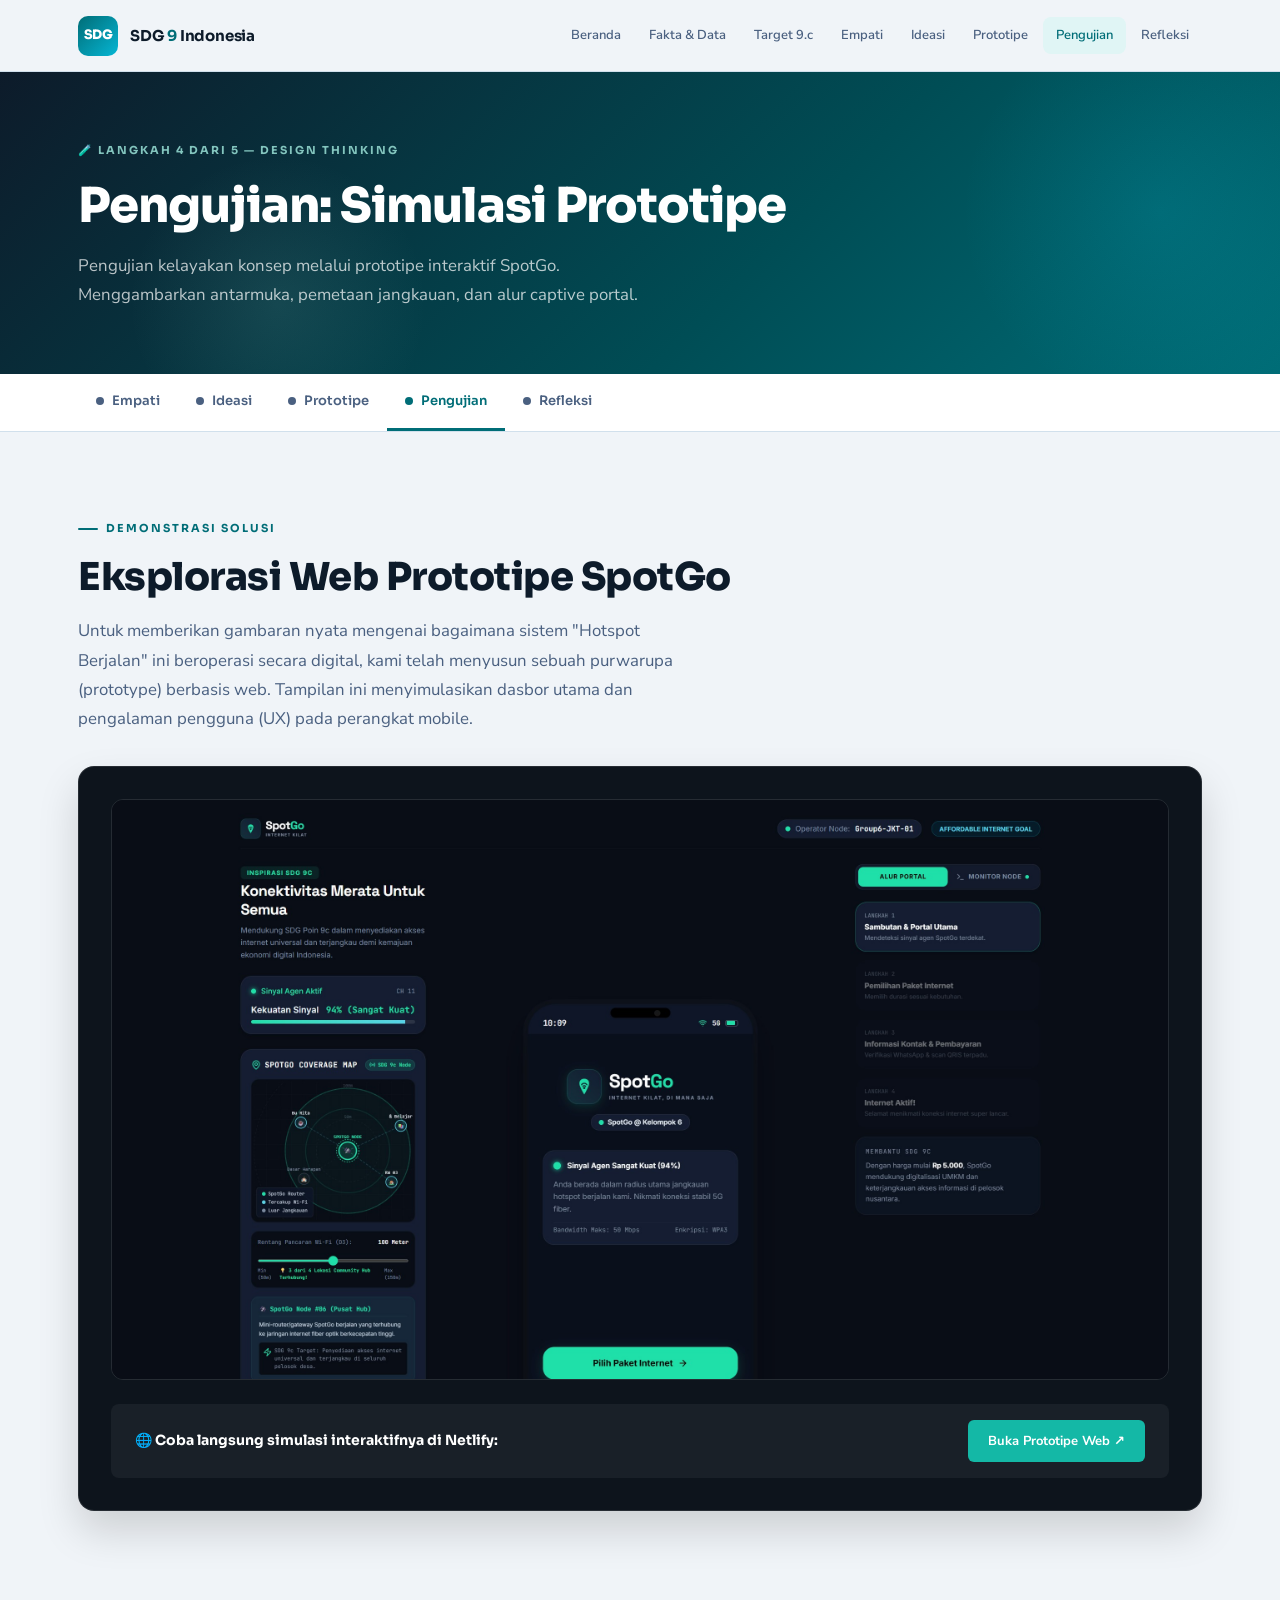
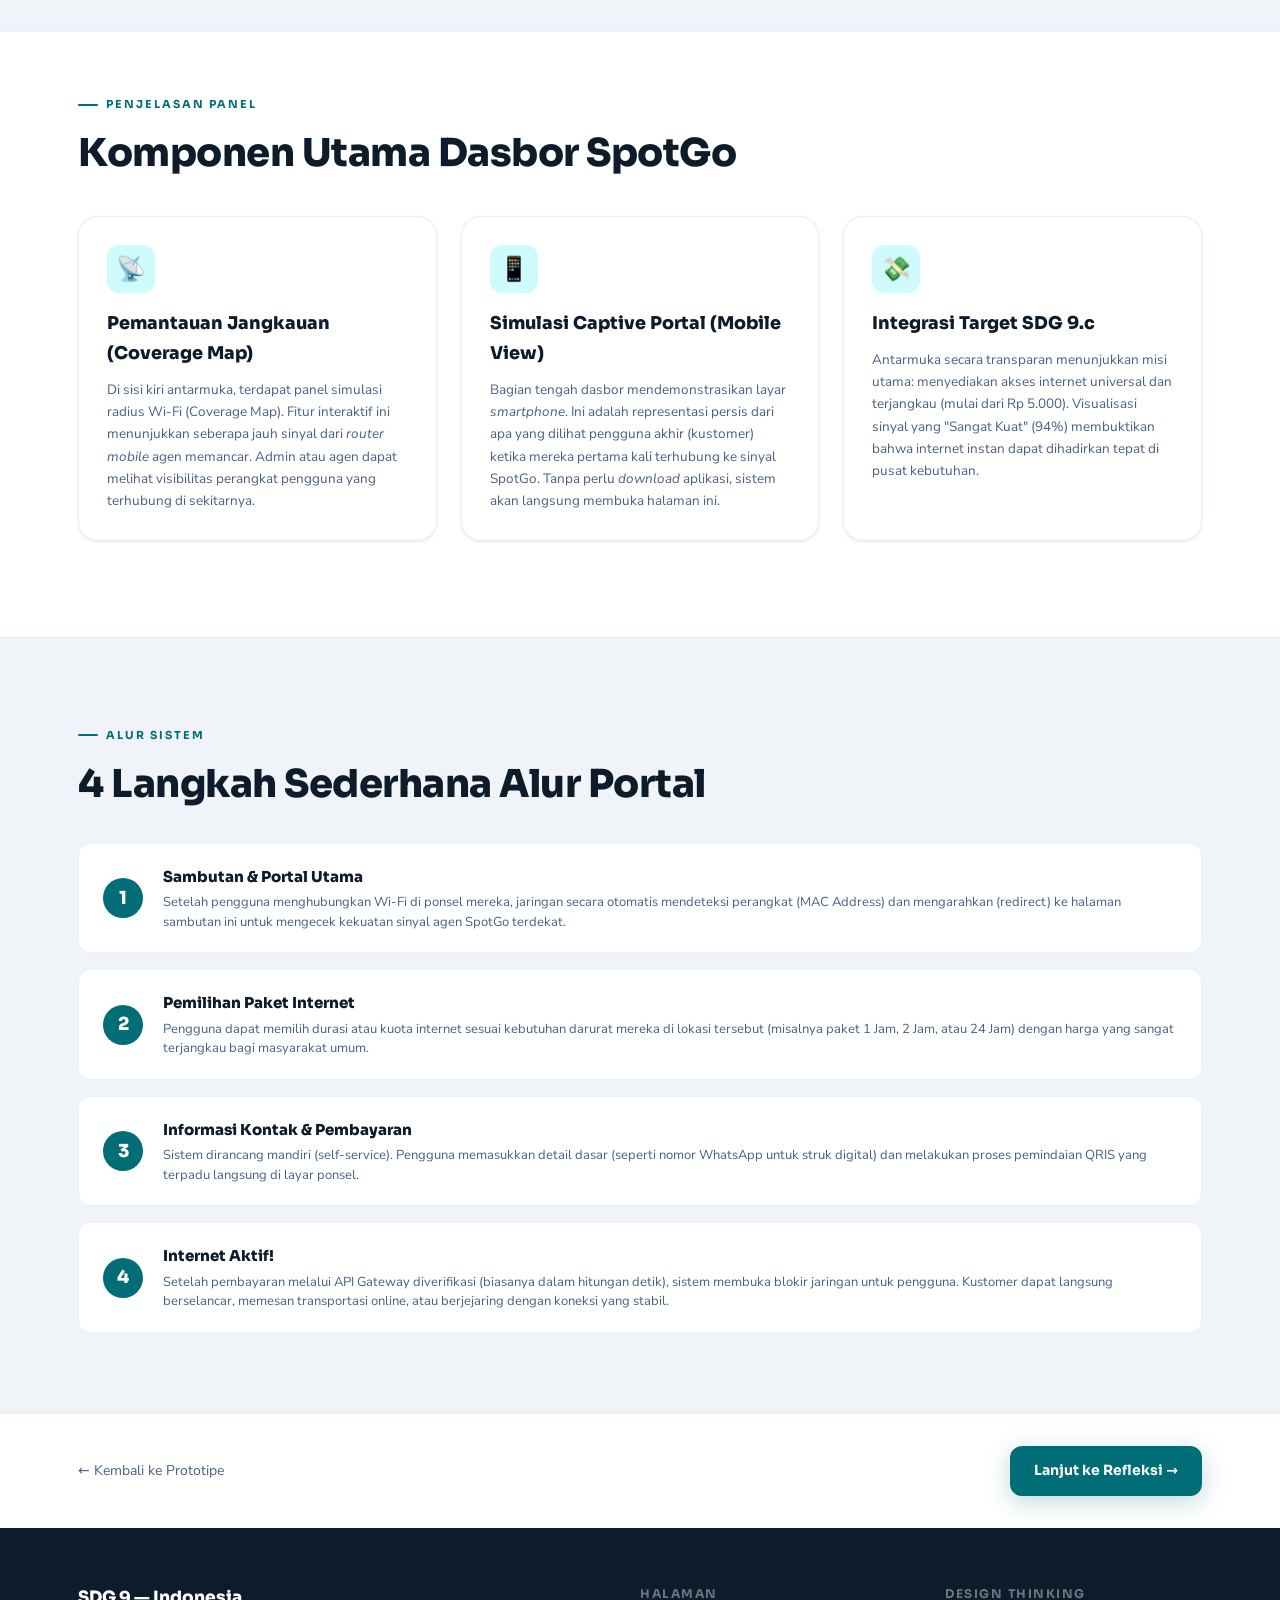
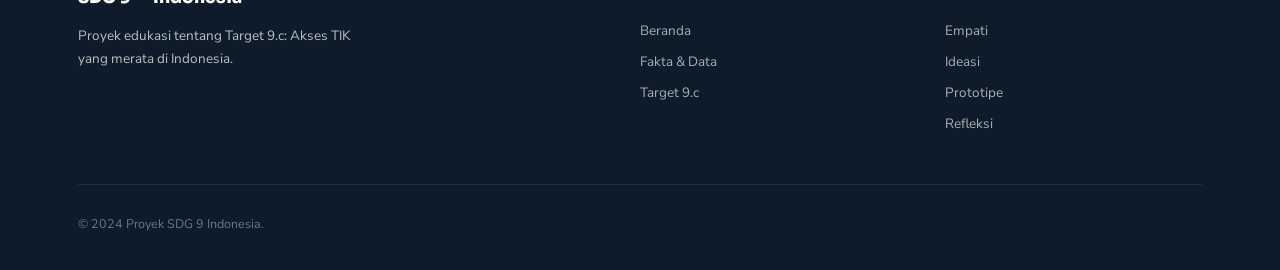
<file: testing.html>
<!DOCTYPE html>
<html lang="id">
<head>
  <meta charset="UTF-8" />
  <meta name="viewport" content="width=device-width, initial-scale=1.0" />
  <title>Pengujian — SDG 9 Indonesia</title>
  <link rel="stylesheet" href="sdg.css" />
  <style>
    .proto-showcase {
      background: #0D141C; /* Sesuai dengan tema dark SpotGo */
      border-radius: 16px;
      padding: 32px;
      margin-bottom: 40px;
      box-shadow: 0 20px 40px rgba(0,0,0,0.15);
      border: 1px solid rgba(255,255,255,0.1);
      color: #fff;
    }
    .proto-img-wrap {
      border-radius: 12px;
      overflow: hidden;
      margin-bottom: 24px;
      border: 1px solid rgba(255,255,255,0.1);
    }
    .proto-img-wrap img {
      width: 100%;
      display: block;
      height: auto;
    }
    .proto-link-bar {
      display: flex;
      justify-content: space-between;
      align-items: center;
      background: rgba(255,255,255,0.05);
      padding: 16px 24px;
      border-radius: 8px;
      flex-wrap: wrap;
      gap: 16px;
    }
    .proto-link-text { font-family: var(--font-display); font-weight: 700; font-size: 14px; }
    .proto-btn {
      background: #14B8A6; /* Warna aksen teal SpotGo */
      color: #fff;
      padding: 10px 20px;
      border-radius: 6px;
      text-decoration: none;
      font-size: 13px;
      font-weight: 700;
      transition: background 0.2s;
    }
    .proto-btn:hover { background: #0D9488; }

    /* Fitur Grid */
    .feature-grid { display: grid; grid-template-columns: repeat(3, 1fr); gap: 24px; margin-bottom: 40px; }
    .feature-card {
      background: var(--bg-card); border: 1px solid var(--border-light);
      border-radius: var(--radius); padding: 28px; box-shadow: var(--shadow-sm);
    }
    .feature-icon {
      width: 48px; height: 48px; border-radius: 12px; background: var(--teal-soft);
      color: var(--teal); display: flex; align-items: center; justify-content: center;
      font-size: 24px; margin-bottom: 16px;
    }
    .feature-card h4 { font-family: var(--font-display); font-size: 1.1rem; font-weight: 800; margin-bottom: 10px; }
    .feature-card p { font-size: 13.5px; color: var(--text-muted); line-height: 1.65; }

    /* Alur Portal */
    .flow-steps {
      display: flex; flex-direction: column; gap: 16px;
    }
    .flow-step {
      display: flex; gap: 20px; align-items: center;
      background: var(--bg-card); border: 1px solid var(--border-light);
      padding: 20px 24px; border-radius: 12px;
    }
    .flow-num {
      width: 40px; height: 40px; border-radius: 50%; background: var(--primary); color: #fff;
      display: flex; align-items: center; justify-content: center; font-family: var(--font-display);
      font-weight: 800; font-size: 18px; flex-shrink: 0;
    }
    .flow-text h4 { font-family: var(--font-display); font-size: 15px; font-weight: 800; margin-bottom: 4px; }
    .flow-text p { font-size: 13px; color: var(--text-muted); line-height: 1.5; margin: 0; }

    @media (max-width: 900px) {
      .feature-grid { grid-template-columns: 1fr; }
      .flow-step { flex-direction: column; align-items: flex-start; gap: 12px; }
    }
  </style>
</head>
<body>
<nav class="navbar">
  <div class="navbar-inner">
    <a href="index.html" class="navbar-brand"><div class="navbar-logo">SDG</div><span class="navbar-site-name">SDG <span>9</span> Indonesia</span></a>
    <nav class="navbar-nav">
      <a href="index.html">Beranda</a><a href="facts.html">Fakta & Data</a><a href="target.html">Target 9.c</a>
      <a href="empathy.html">Empati</a><a href="ideation.html">Ideasi</a>
      <a href="prototype.html">Prototipe</a><a href="testing.html" class="active">Pengujian</a><a href="reflection.html">Refleksi</a>
    </nav>
    <button class="nav-toggle" id="navToggle"><span></span><span></span><span></span></button>
  </div>
</nav>
<div class="mobile-menu" id="mobileMenu">
  <a href="index.html">Beranda</a><a href="facts.html">Fakta & Data</a><a href="target.html">Target 9.c</a>
  <a href="empathy.html">Empati & Riset</a><a href="ideation.html">Ideasi</a>
  <a href="prototype.html">Prototipe</a><a href="testing.html" class="active">Pengujian</a><a href="reflection.html">Refleksi</a>
</div>

<header class="page-header">
  <div class="container">
    <div class="page-header-step">🧪 Langkah 4 dari 5 — Design Thinking</div>
    <h1>Pengujian: Simulasi Prototipe</h1>
    <p>Pengujian kelayakan konsep melalui prototipe interaktif SpotGo. Menggambarkan antarmuka, pemetaan jangkauan, dan alur captive portal.</p>
  </div>
</header>

<div class="dt-nav">
  <div class="dt-nav-inner">
    <a href="empathy.html"><span class="dt-nav-dot"></span>Empati</a>
    <a href="ideation.html"><span class="dt-nav-dot"></span>Ideasi</a>
    <a href="prototype.html"><span class="dt-nav-dot"></span>Prototipe</a>
    <a href="testing.html" class="active"><span class="dt-nav-dot"></span>Pengujian</a>
    <a href="reflection.html"><span class="dt-nav-dot"></span>Refleksi</a>
  </div>
</div>

<section class="section">
  <div class="container">
    <div class="section-label fade-up">Demonstrasi Solusi</div>
    <h2 class="section-title fade-up fade-up-d1">Eksplorasi Web Prototipe SpotGo</h2>
    <p class="section-desc fade-up fade-up-d2" style="margin-bottom:32px;">Untuk memberikan gambaran nyata mengenai bagaimana sistem "Hotspot Berjalan" ini beroperasi secara digital, kami telah menyusun sebuah purwarupa (prototype) berbasis web. Tampilan ini menyimulasikan dasbor utama dan pengalaman pengguna (UX) pada perangkat mobile.</p>
    
    <div class="proto-showcase fade-up fade-up-d3">
      <div class="proto-img-wrap">
        <img src="image_a5a4dc.jpg" alt="Dashboard Prototipe SpotGo" />
      </div>
      <div class="proto-link-bar">
        <div class="proto-link-text">🌐 Coba langsung simulasi interaktifnya di Netlify:</div>
        <a href="https://spotgo-prototypeweb.netlify.app/" target="_blank" class="proto-btn">Buka Prototipe Web ↗</a>
      </div>
    </div>
  </div>
</section>

<section class="section-sm" style="background:var(--bg-card); border-top: 1px solid var(--border-light); border-bottom: 1px solid var(--border-light);">
  <div class="container">
    <div class="section-label fade-up">Penjelasan Panel</div>
    <h2 class="section-title fade-up fade-up-d1" style="margin-bottom: 40px;">Komponen Utama Dasbor SpotGo</h2>
    
    <div class="feature-grid fade-up fade-up-d2">
      <div class="feature-card">
        <div class="feature-icon">📡</div>
        <h4>Pemantauan Jangkauan (Coverage Map)</h4>
        <p>Di sisi kiri antarmuka, terdapat panel simulasi radius Wi-Fi (Coverage Map). Fitur interaktif ini menunjukkan seberapa jauh sinyal dari <i>router mobile</i> agen memancar. Admin atau agen dapat melihat visibilitas perangkat pengguna yang terhubung di sekitarnya.</p>
      </div>
      <div class="feature-card">
        <div class="feature-icon">📱</div>
        <h4>Simulasi Captive Portal (Mobile View)</h4>
        <p>Bagian tengah dasbor mendemonstrasikan layar <i>smartphone</i>. Ini adalah representasi persis dari apa yang dilihat pengguna akhir (kustomer) ketika mereka pertama kali terhubung ke sinyal SpotGo. Tanpa perlu <i>download</i> aplikasi, sistem akan langsung membuka halaman ini.</p>
      </div>
      <div class="feature-card">
        <div class="feature-icon">💸</div>
        <h4>Integrasi Target SDG 9.c</h4>
        <p>Antarmuka secara transparan menunjukkan misi utama: menyediakan akses internet universal dan terjangkau (mulai dari Rp 5.000). Visualisasi sinyal yang "Sangat Kuat" (94%) membuktikan bahwa internet instan dapat dihadirkan tepat di pusat kebutuhan.</p>
      </div>
    </div>
  </div>
</section>

<section class="section">
  <div class="container">
    <div class="section-label fade-up">Alur Sistem</div>
    <h2 class="section-title fade-up fade-up-d1" style="margin-bottom:36px;">4 Langkah Sederhana Alur Portal</h2>
    
    <div class="flow-steps fade-up fade-up-d2">
      <div class="flow-step">
        <div class="flow-num">1</div>
        <div class="flow-text">
          <h4>Sambutan & Portal Utama</h4>
          <p>Setelah pengguna menghubungkan Wi-Fi di ponsel mereka, jaringan secara otomatis mendeteksi perangkat (MAC Address) dan mengarahkan (redirect) ke halaman sambutan ini untuk mengecek kekuatan sinyal agen SpotGo terdekat.</p>
        </div>
      </div>
      <div class="flow-step">
        <div class="flow-num">2</div>
        <div class="flow-text">
          <h4>Pemilihan Paket Internet</h4>
          <p>Pengguna dapat memilih durasi atau kuota internet sesuai kebutuhan darurat mereka di lokasi tersebut (misalnya paket 1 Jam, 2 Jam, atau 24 Jam) dengan harga yang sangat terjangkau bagi masyarakat umum.</p>
        </div>
      </div>
      <div class="flow-step">
        <div class="flow-num">3</div>
        <div class="flow-text">
          <h4>Informasi Kontak & Pembayaran</h4>
          <p>Sistem dirancang mandiri (self-service). Pengguna memasukkan detail dasar (seperti nomor WhatsApp untuk struk digital) dan melakukan proses pemindaian QRIS yang terpadu langsung di layar ponsel.</p>
        </div>
      </div>
      <div class="flow-step">
        <div class="flow-num">4</div>
        <div class="flow-text">
          <h4>Internet Aktif!</h4>
          <p>Setelah pembayaran melalui API Gateway diverifikasi (biasanya dalam hitungan detik), sistem membuka blokir jaringan untuk pengguna. Kustomer dapat langsung berselancar, memesan transportasi online, atau berjejaring dengan koneksi yang stabil.</p>
        </div>
      </div>
    </div>
  </div>
</section>

<div style="background:var(--bg-card);border-top:1px solid var(--border-light);padding:32px 0;">
  <div class="container" style="display:flex;justify-content:space-between;align-items:center;flex-wrap:wrap;gap:16px;">
    <a href="prototype.html" style="font-size:14px;color:var(--text-muted);">← Kembali ke Prototipe</a>
    <a href="reflection.html" class="btn-primary">Lanjut ke Refleksi →</a>
  </div>
</div>

<footer class="footer">
  <div class="container">
    <div class="footer-grid">
      <div class="footer-brand"><h3>SDG 9 — Indonesia</h3><p>Proyek edukasi tentang Target 9.c: Akses TIK yang merata di Indonesia.</p></div>
      <div class="footer-col"><h4>Halaman</h4><a href="index.html">Beranda</a><a href="facts.html">Fakta & Data</a><a href="target.html">Target 9.c</a></div>
      <div class="footer-col"><h4>Design Thinking</h4><a href="empathy.html">Empati</a><a href="ideation.html">Ideasi</a><a href="prototype.html">Prototipe</a><a href="reflection.html">Refleksi</a></div>
    </div>
    <div class="footer-bottom"><span>© 2024 Proyek SDG 9 Indonesia.</span></div>
  </div>
</footer>
<script>
  document.getElementById('navToggle').addEventListener('click',()=>document.getElementById('mobileMenu').classList.toggle('open'));
  const obs=new IntersectionObserver(e=>e.forEach(x=>{if(x.isIntersecting)x.target.classList.add('visible');}),{threshold:0.1});
  document.querySelectorAll('.fade-up').forEach(el=>obs.observe(el));
</script>
</body>
</html>
</file>
<file: sdg.css>
/* ===================================================
   SDG 9 Website — Shared Stylesheet (Redesign)
   Language: Bahasa Indonesia
   Design: Geometric Teal-Navy / Clean Structural Grid
   Fonts: Sora (display) + Nunito Sans (body)
   =================================================== */

@import url('https://fonts.googleapis.com/css2?family=Sora:wght@300;400;500;600;700;800&family=Nunito+Sans:ital,opsz,wght@0,6..12,300;0,6..12,400;0,6..12,500;0,6..12,600;0,6..12,700;1,6..12,400&display=swap');

/* ---- CSS Variables ---- */
:root {
  --bg: #F0F4F8;
  --bg-card: #FFFFFF;
  --bg-subtle: #E8F0F7;
  --text: #0D1B2A;
  --text-muted: #4A6080;
  --text-light: #8BA4BF;
  --primary: #006D77;
  --primary-dark: #004D55;
  --primary-light: #83C5BE;
  --primary-soft: #E0F5F5;
  --teal: #06B6D4;
  --teal-soft: #CFFAFE;
  --navy: #0D1B2A;
  --cyan: #22D3EE;
  --green: #10B981;
  --green-soft: #D1FAE5;
  --sky: #38BDF8;
  --sky-soft: #E0F2FE;
  --border: #D1E0EC;
  --border-light: #E8F0F7;
  --shadow-sm: 0 1px 4px rgba(13,27,42,0.06), 0 1px 2px rgba(13,27,42,0.04);
  --shadow: 0 4px 16px rgba(13,27,42,0.08), 0 2px 6px rgba(13,27,42,0.04);
  --shadow-lg: 0 12px 40px rgba(13,27,42,0.12), 0 4px 12px rgba(13,27,42,0.06);
  --shadow-teal: 0 6px 24px rgba(0,109,119,0.25);
  --radius: 20px;
  --radius-sm: 12px;
  --radius-xs: 8px;
  --font-display: 'Sora', system-ui, sans-serif;
  --font-body: 'Nunito Sans', system-ui, sans-serif;
  --max-w: 1180px;
  --nav-h: 72px;
}

/* ---- Reset ---- */
*, *::before, *::after { box-sizing: border-box; margin: 0; padding: 0; }
html { scroll-behavior: smooth; font-size: 16px; }
body {
  font-family: var(--font-body);
  background: var(--bg);
  color: var(--text);
  line-height: 1.7;
  -webkit-font-smoothing: antialiased;
}
img { max-width: 100%; display: block; }
a { color: inherit; text-decoration: none; }
ul { list-style: none; }

/* ---- Navigation ---- */
.navbar {
  position: sticky;
  top: 0;
  z-index: 100;
  height: var(--nav-h);
  background: rgba(240,244,248,0.90);
  backdrop-filter: blur(16px);
  -webkit-backdrop-filter: blur(16px);
  border-bottom: 1px solid var(--border);
}
.navbar-inner {
  max-width: var(--max-w);
  margin: 0 auto;
  padding: 0 28px;
  width: 100%;
  height: 100%;
  display: flex;
  align-items: center;
  justify-content: space-between;
  gap: 16px;
}
.navbar-brand {
  display: flex;
  align-items: center;
  gap: 12px;
  flex-shrink: 0;
}
.navbar-logo {
  width: 40px; height: 40px;
  background: linear-gradient(135deg, var(--primary) 0%, var(--teal) 100%);
  border-radius: 10px;
  display: flex; align-items: center; justify-content: center;
  color: #fff;
  font-family: var(--font-display);
  font-size: 13px;
  font-weight: 800;
  letter-spacing: -0.5px;
}
.navbar-site-name {
  font-family: var(--font-display);
  font-size: 15px;
  font-weight: 700;
  color: var(--text);
  letter-spacing: -0.2px;
}
.navbar-site-name span { color: var(--primary); }
.navbar-nav {
  display: flex;
  align-items: center;
  gap: 2px;
}
.navbar-nav a {
  font-size: 13px;
  font-weight: 600;
  color: var(--text-muted);
  padding: 7px 13px;
  border-radius: var(--radius-xs);
  transition: color 0.18s, background 0.18s;
  white-space: nowrap;
}
.navbar-nav a:hover { color: var(--primary); background: var(--primary-soft); }
.navbar-nav a.active { color: var(--primary); background: var(--primary-soft); }

/* Hamburger */
.nav-toggle {
  display: none;
  background: none;
  border: 1px solid var(--border);
  border-radius: var(--radius-xs);
  padding: 8px 10px;
  cursor: pointer;
  flex-direction: column;
  gap: 5px;
  flex-shrink: 0;
}
.nav-toggle span {
  display: block;
  width: 20px; height: 2px;
  background: var(--text);
  border-radius: 2px;
  transition: transform 0.2s, opacity 0.2s;
}
.mobile-menu {
  display: none;
  flex-direction: column;
  padding: 12px 16px 16px;
  border-bottom: 1px solid var(--border);
  background: var(--bg);
  gap: 2px;
}
.mobile-menu.open { display: flex; }
.mobile-menu a {
  font-size: 14px; font-weight: 600;
  color: var(--text-muted);
  padding: 9px 12px;
  border-radius: var(--radius-xs);
  transition: color 0.15s, background 0.15s;
}
.mobile-menu a:hover, .mobile-menu a.active { color: var(--primary); background: var(--primary-soft); }

/* ---- Layout ---- */
.container { max-width: var(--max-w); margin: 0 auto; padding: 0 28px; }
.section { padding: 80px 0; }
.section-sm { padding: 56px 0; }

/* ---- Typography ---- */
.section-label {
  display: inline-flex;
  align-items: center;
  gap: 8px;
  font-family: var(--font-display);
  font-size: 11px;
  font-weight: 700;
  letter-spacing: 2px;
  text-transform: uppercase;
  color: var(--primary);
  margin-bottom: 16px;
}
.section-label::before {
  content: '';
  display: inline-block;
  width: 20px; height: 2px;
  background: var(--primary);
  border-radius: 2px;
}
.section-title {
  font-family: var(--font-display);
  font-size: clamp(1.7rem, 3vw, 2.4rem);
  font-weight: 800;
  line-height: 1.2;
  letter-spacing: -0.5px;
  color: var(--text);
  margin-bottom: 16px;
}
.section-desc {
  font-size: 1.05rem;
  color: var(--text-muted);
  line-height: 1.75;
  max-width: 600px;
}

/* ---- Buttons ---- */
.btn-primary {
  display: inline-flex;
  align-items: center;
  gap: 8px;
  background: var(--primary);
  color: #fff;
  font-family: var(--font-display);
  font-weight: 700;
  font-size: 14px;
  padding: 13px 24px;
  border-radius: var(--radius-sm);
  transition: background 0.18s, transform 0.15s, box-shadow 0.18s;
  box-shadow: var(--shadow-teal);
}
.btn-primary:hover {
  background: var(--primary-dark);
  transform: translateY(-2px);
  box-shadow: 0 8px 28px rgba(0,109,119,0.35);
}
.btn-outline {
  display: inline-flex;
  align-items: center;
  gap: 8px;
  color: var(--primary);
  font-family: var(--font-display);
  font-weight: 700;
  font-size: 14px;
  padding: 12px 22px;
  border-radius: var(--radius-sm);
  border: 2px solid var(--primary);
  background: transparent;
  transition: background 0.18s, color 0.18s, transform 0.15s;
}
.btn-outline:hover { background: var(--primary); color: #fff; transform: translateY(-2px); }

/* ---- Badge ---- */
.badge {
  display: inline-flex; align-items: center; gap: 6px;
  font-size: 11px; font-weight: 700; letter-spacing: 1px;
  text-transform: uppercase;
  padding: 5px 12px;
  border-radius: 20px;
}
.badge-primary { background: var(--primary-soft); color: var(--primary); }
.badge-teal { background: var(--teal-soft); color: #0891B2; }
.badge-green { background: var(--green-soft); color: #059669; }
.badge-sky { background: var(--sky-soft); color: #0284C7; }

/* ---- Cards ---- */
.card {
  background: var(--bg-card);
  border: 1px solid var(--border-light);
  border-radius: var(--radius);
  padding: 32px;
  box-shadow: var(--shadow-sm);
  transition: box-shadow 0.25s, transform 0.25s;
}
.card:hover { box-shadow: var(--shadow); transform: translateY(-3px); }

/* ---- Page Header (inner pages) ---- */
.page-header {
  background: linear-gradient(135deg, var(--navy) 0%, var(--primary-dark) 60%, var(--primary) 100%);
  padding: 64px 0;
  position: relative;
  overflow: hidden;
}
.page-header::before {
  content: '';
  position: absolute;
  top: -60px; right: -80px;
  width: 400px; height: 400px;
  background: radial-gradient(circle, rgba(6,182,212,0.15) 0%, transparent 70%);
  pointer-events: none;
}
.page-header::after {
  content: '';
  position: absolute;
  bottom: -80px; left: 10%;
  width: 300px; height: 300px;
  background: radial-gradient(circle, rgba(131,197,190,0.12) 0%, transparent 70%);
  pointer-events: none;
}
.page-header .container { position: relative; z-index: 1; }
.page-header-step {
  display: inline-flex; align-items: center; gap: 8px;
  font-family: var(--font-display);
  font-size: 11px; font-weight: 700;
  letter-spacing: 2px; text-transform: uppercase;
  color: var(--primary-light);
  margin-bottom: 18px;
}
.page-header h1 {
  font-family: var(--font-display);
  font-size: clamp(2rem, 4vw, 3rem);
  font-weight: 800;
  color: #fff;
  line-height: 1.15;
  letter-spacing: -1px;
  margin-bottom: 18px;
}
.page-header p {
  font-size: 1.05rem;
  color: rgba(255,255,255,0.72);
  line-height: 1.75;
  max-width: 560px;
}

/* ---- Design Thinking Nav ---- */
.dt-nav {
  background: var(--bg-card);
  border-bottom: 1px solid var(--border);
  padding: 0;
  overflow-x: auto;
  scrollbar-width: none;
}
.dt-nav::-webkit-scrollbar { display: none; }
.dt-nav-inner {
  max-width: var(--max-w);
  margin: 0 auto;
  padding: 0 28px;
  display: flex;
  gap: 0;
}
.dt-nav a {
  display: flex; align-items: center; gap: 8px;
  font-family: var(--font-display);
  font-size: 13px; font-weight: 600;
  color: var(--text-muted);
  padding: 16px 18px;
  border-bottom: 3px solid transparent;
  white-space: nowrap;
  transition: color 0.18s, border-color 0.18s;
}
.dt-nav a:hover { color: var(--primary); }
.dt-nav a.active { color: var(--primary); border-bottom-color: var(--primary); }
.dt-nav-dot {
  width: 8px; height: 8px; border-radius: 50%;
  background: currentColor;
  flex-shrink: 0;
}

/* ---- Highlight Block ---- */
.highlight-block {
  background: linear-gradient(135deg, var(--primary) 0%, var(--teal) 100%);
  border-radius: var(--radius);
  padding: 44px 48px;
  color: #fff;
  position: relative;
  overflow: hidden;
}
.highlight-block::before {
  content: '';
  position: absolute; top: -40px; right: -40px;
  width: 200px; height: 200px;
  background: rgba(255,255,255,0.06);
  border-radius: 50%;
}
.highlight-block::after {
  content: '';
  position: absolute; bottom: -60px; left: 30%;
  width: 160px; height: 160px;
  background: rgba(255,255,255,0.04);
  border-radius: 50%;
}
.highlight-block h3 {
  font-family: var(--font-display);
  font-size: 1.5rem;
  font-weight: 800;
  margin-bottom: 12px;
  position: relative;
}
.highlight-block p {
  font-size: 15px;
  opacity: 0.85;
  line-height: 1.75;
  max-width: 680px;
  position: relative;
}

/* ---- Stat Row ---- */
.stat-row {
  display: grid;
  grid-template-columns: repeat(auto-fit, minmax(160px, 1fr));
  gap: 20px;
  position: relative;
}
.stat-item {
  background: var(--bg-card);
  border: 1px solid var(--border-light);
  border-radius: var(--radius-sm);
  padding: 24px 20px;
  text-align: center;
  box-shadow: var(--shadow-sm);
}
.stat-item .stat-num {
  font-family: var(--font-display);
  font-size: 2.2rem;
  font-weight: 800;
  letter-spacing: -1.5px;
  color: var(--primary);
  line-height: 1;
  margin-bottom: 6px;
}
.stat-item .stat-label {
  font-size: 12px;
  font-weight: 600;
  color: var(--text-muted);
  line-height: 1.4;
}

/* ---- Footer ---- */
.footer {
  background: var(--navy);
  color: rgba(255,255,255,0.72);
  padding: 56px 0 36px;
}
.footer-grid {
  display: grid;
  grid-template-columns: 2fr 1fr 1fr;
  gap: 48px;
  padding-bottom: 40px;
  border-bottom: 1px solid rgba(255,255,255,0.08);
}
.footer-brand h3 {
  font-family: var(--font-display);
  font-size: 17px;
  font-weight: 800;
  color: #fff;
  margin-bottom: 12px;
}
.footer-brand p {
  font-size: 13.5px;
  line-height: 1.7;
  max-width: 300px;
}
.footer-col h4 {
  font-family: var(--font-display);
  font-size: 12px;
  font-weight: 700;
  letter-spacing: 1.5px;
  text-transform: uppercase;
  color: rgba(255,255,255,0.4);
  margin-bottom: 16px;
}
.footer-col a, .footer-col p {
  display: block;
  font-size: 13.5px;
  color: rgba(255,255,255,0.65);
  margin-bottom: 8px;
  transition: color 0.15s;
}
.footer-col a:hover { color: var(--primary-light); }
.footer-bottom {
  display: flex;
  align-items: center;
  justify-content: space-between;
  flex-wrap: wrap;
  gap: 12px;
  padding-top: 28px;
  font-size: 12.5px;
  color: rgba(255,255,255,0.4);
}

/* ---- Scroll Fade Animation ---- */
.fade-up {
  opacity: 0;
  transform: translateY(28px);
  transition: opacity 0.6s ease, transform 0.6s ease;
}
.fade-up.visible {
  opacity: 1;
  transform: translateY(0);
}
.fade-up-d1 { transition-delay: 0.1s; }
.fade-up-d2 { transition-delay: 0.2s; }
.fade-up-d3 { transition-delay: 0.3s; }
.fade-up-d4 { transition-delay: 0.4s; }
.fade-up-d5 { transition-delay: 0.5s; }

/* ---- Responsive ---- */
@media (max-width: 900px) {
  .navbar-nav { display: none; }
  .nav-toggle { display: flex; }
  .footer-grid { grid-template-columns: 1fr 1fr; }
  .footer-brand { grid-column: 1 / -1; }
}
@media (max-width: 640px) {
  .container { padding: 0 18px; }
  .section { padding: 56px 0; }
  .highlight-block { padding: 28px 24px; }
  .footer-grid { grid-template-columns: 1fr; }
}

/* ---- Geometric Decoration ---- */
.geo-dots {
  position: absolute;
  pointer-events: none;
  opacity: 0.35;
}
.geo-ring {
  position: absolute;
  pointer-events: none;
  border-radius: 50%;
  border: 1px solid var(--border);
}
</file>
